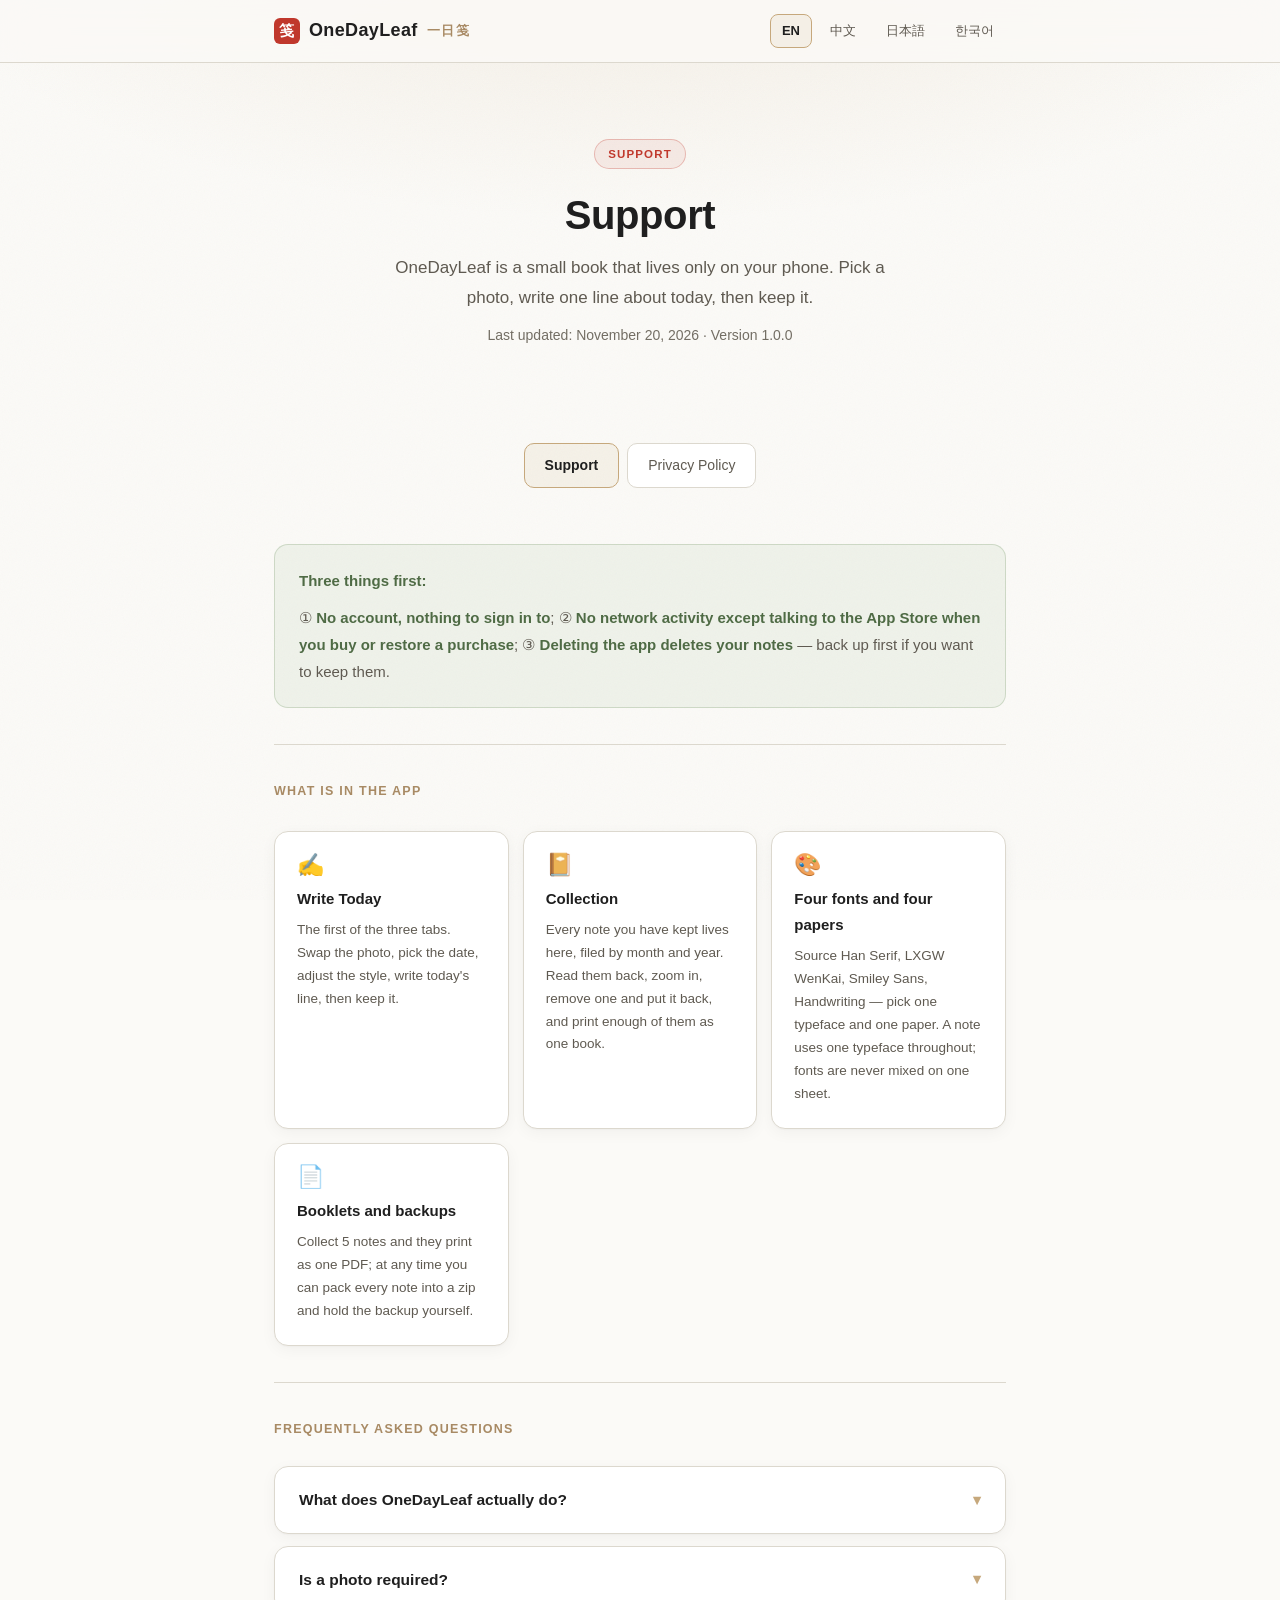
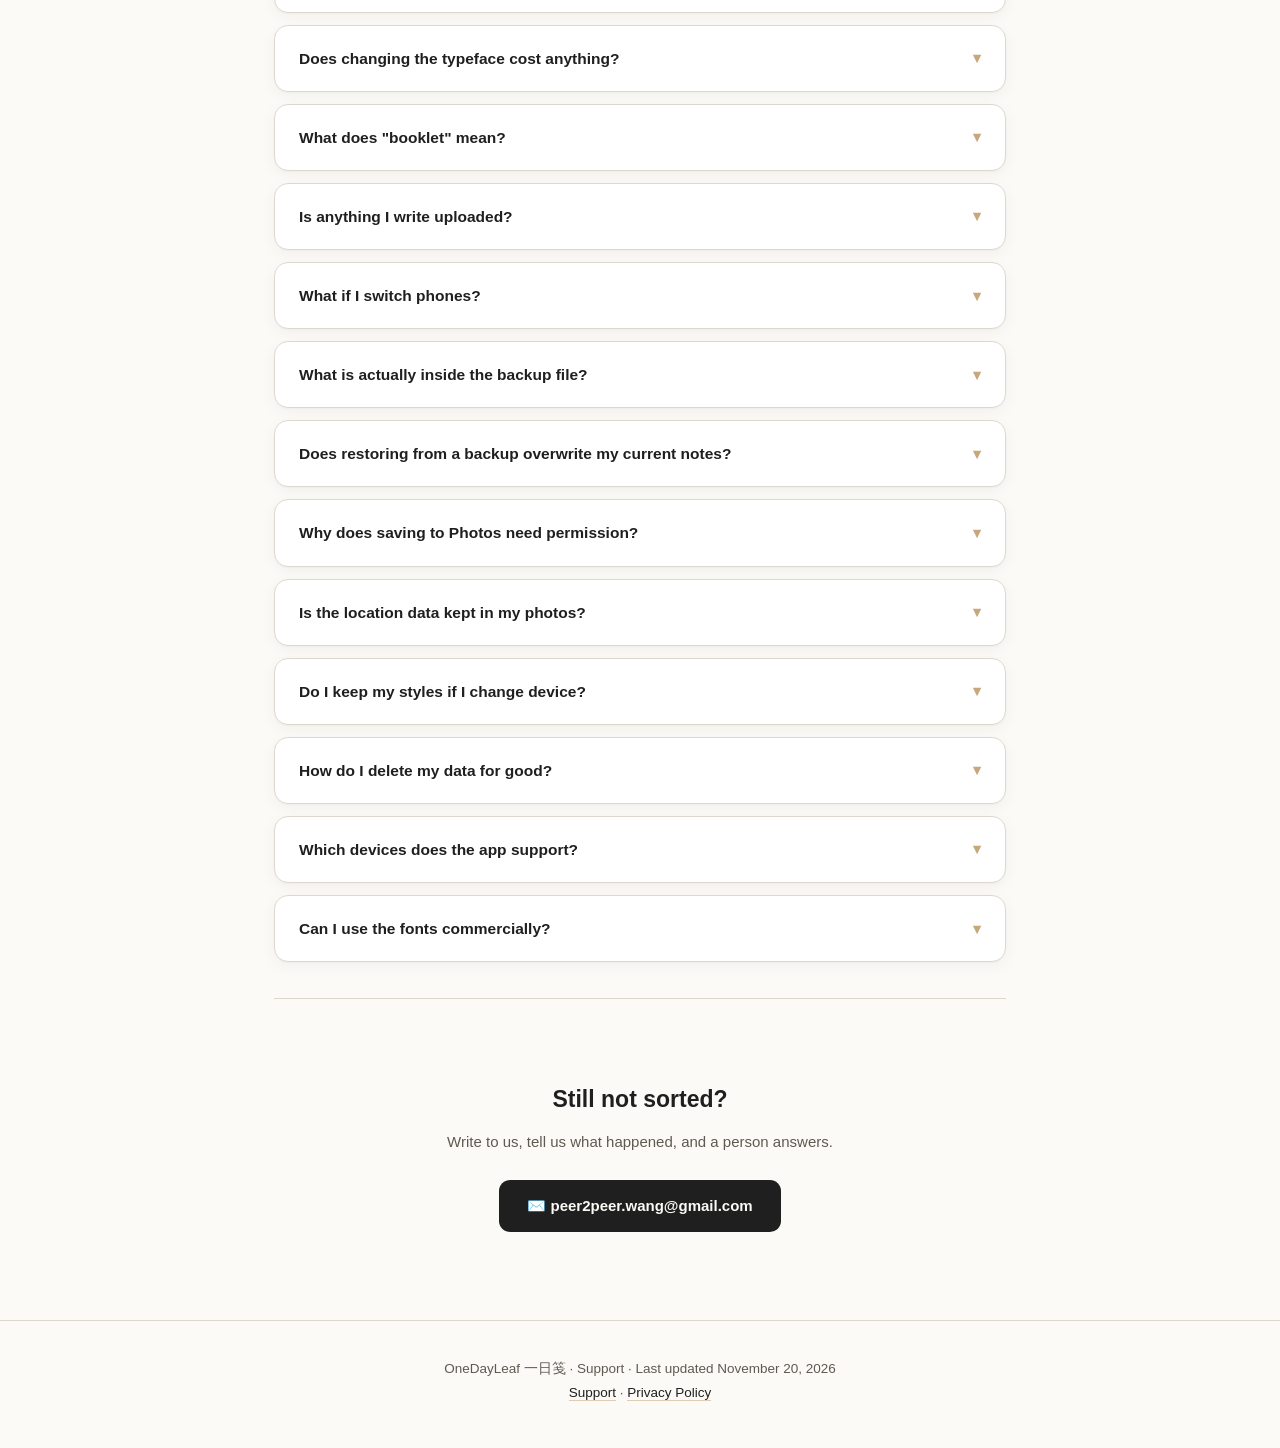
<file: index.html>
<!DOCTYPE html>
<html>
<head>
  <meta charset="UTF-8">
  <meta name="viewport" content="width=device-width, initial-scale=1.0">
  <meta http-equiv="refresh" content="0; url=support.html">
  <title>一日笺 OneDayLeaf — 帮助 / Support / サポート / 지원</title>
  <style>
    body { background: #FBFAF7; color: #5F5A51; font-family: -apple-system, "PingFang SC", sans-serif; display: flex; align-items: center; justify-content: center; height: 100vh; margin: 0; }
    p { font-size: 15px; }
  </style>
  <script>
    var lang = navigator.language || navigator.userLanguage || '';
    if (lang.indexOf('ja') === 0) {
      window.location.replace('ja/support.html');
    } else if (lang.indexOf('ko') === 0) {
      window.location.replace('ko/support.html');
    } else if (lang.indexOf('zh') === 0) {
      window.location.replace('zh/support.html');
    } else {
      window.location.replace('en/support.html');
    }
  </script>
</head>
<body>
  <p>Redirecting…</p>
  <p style="margin-top:14px;font-size:14px">
    <a href="zh/support.html">技术支持（中文）</a> ·
    <a href="en/support.html">Support (English)</a> ·
    <a href="ja/support.html">技術サポート</a> ·
    <a href="ko/support.html">기술 지원</a>
  </p>
</body>
</html>
</file>
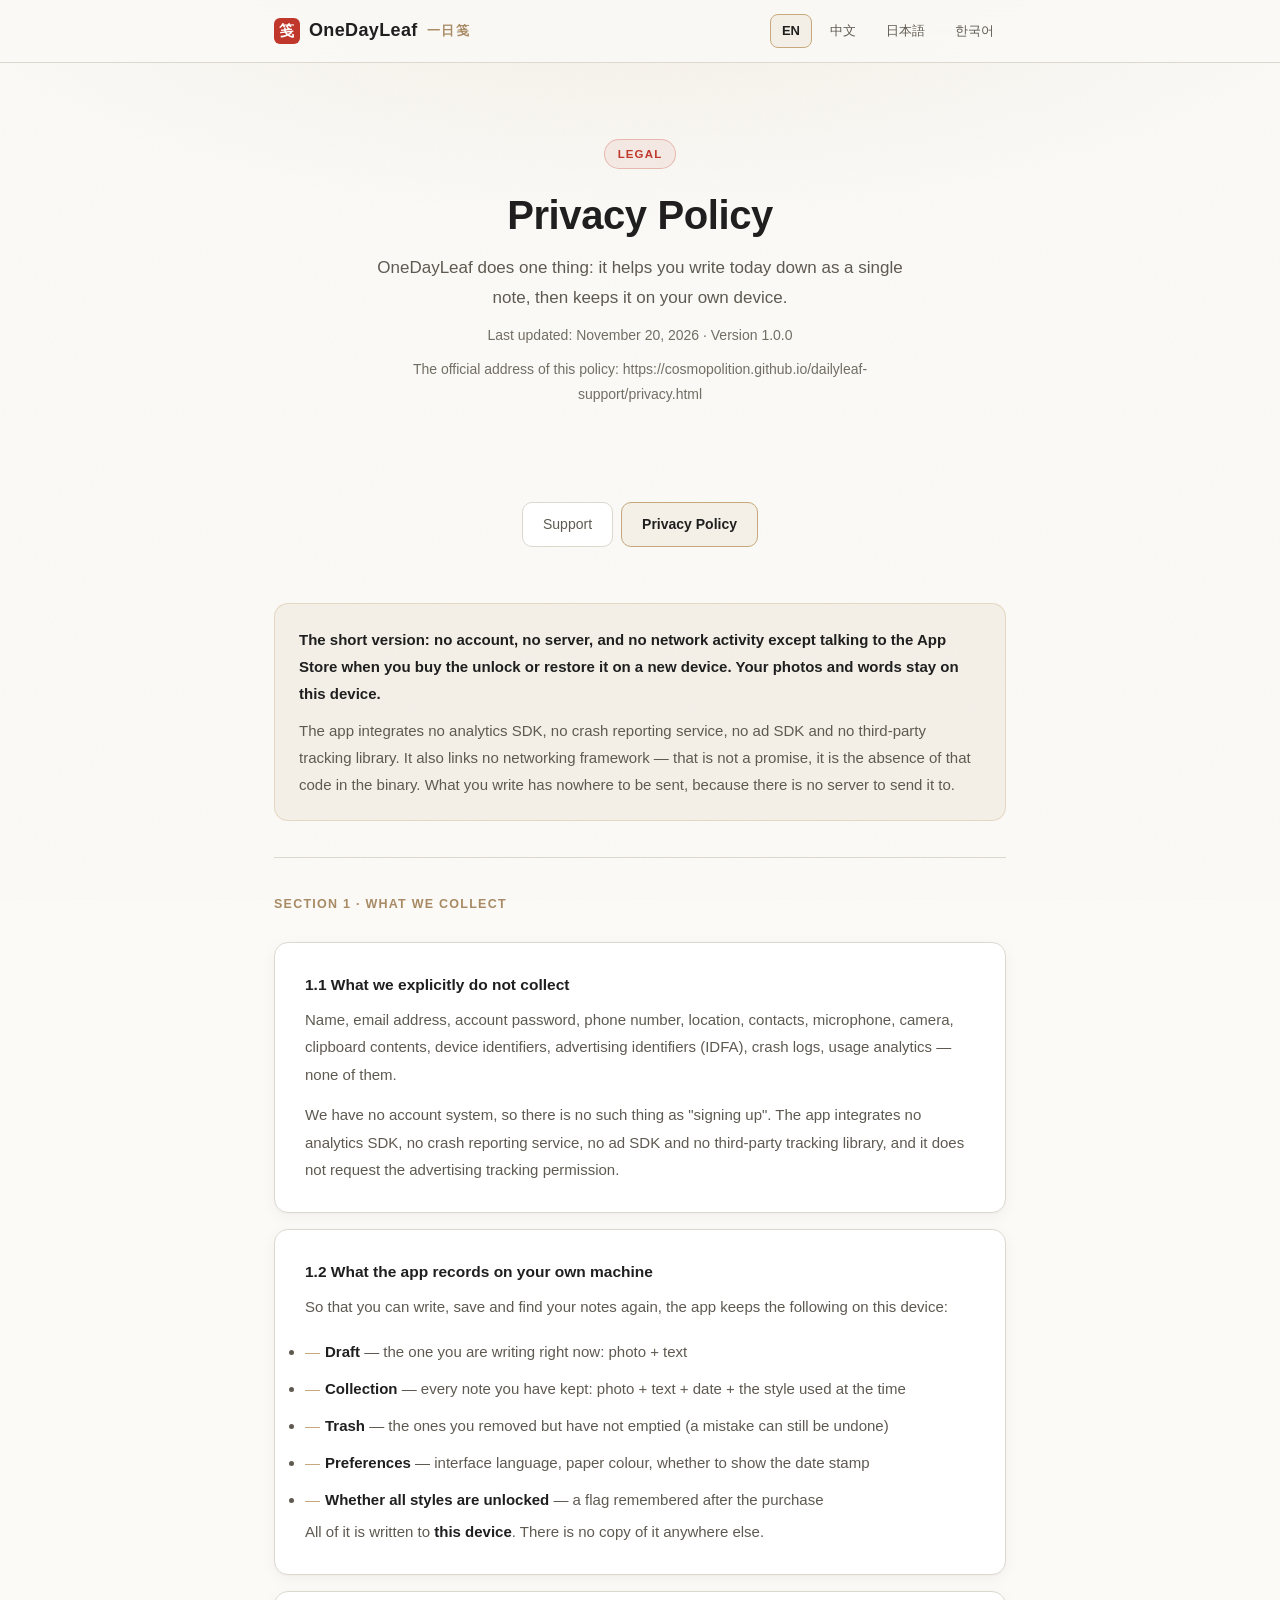
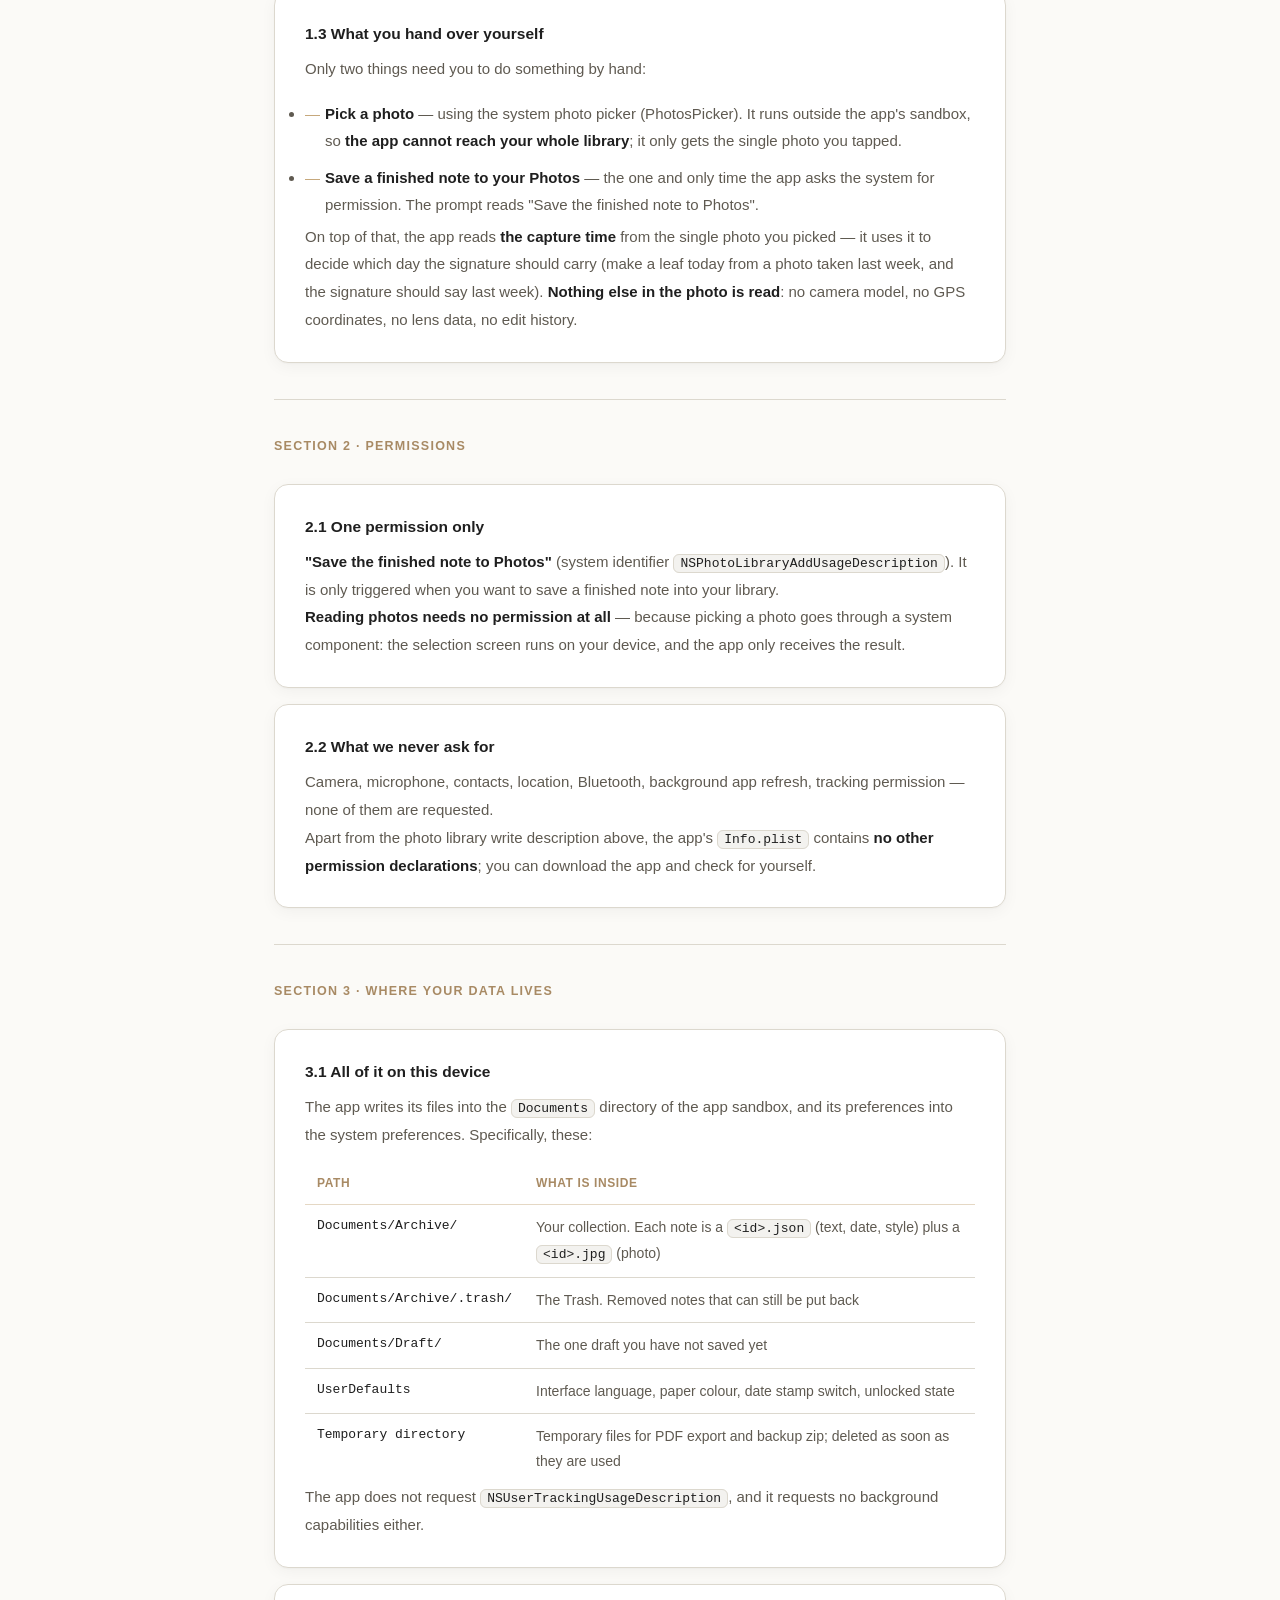
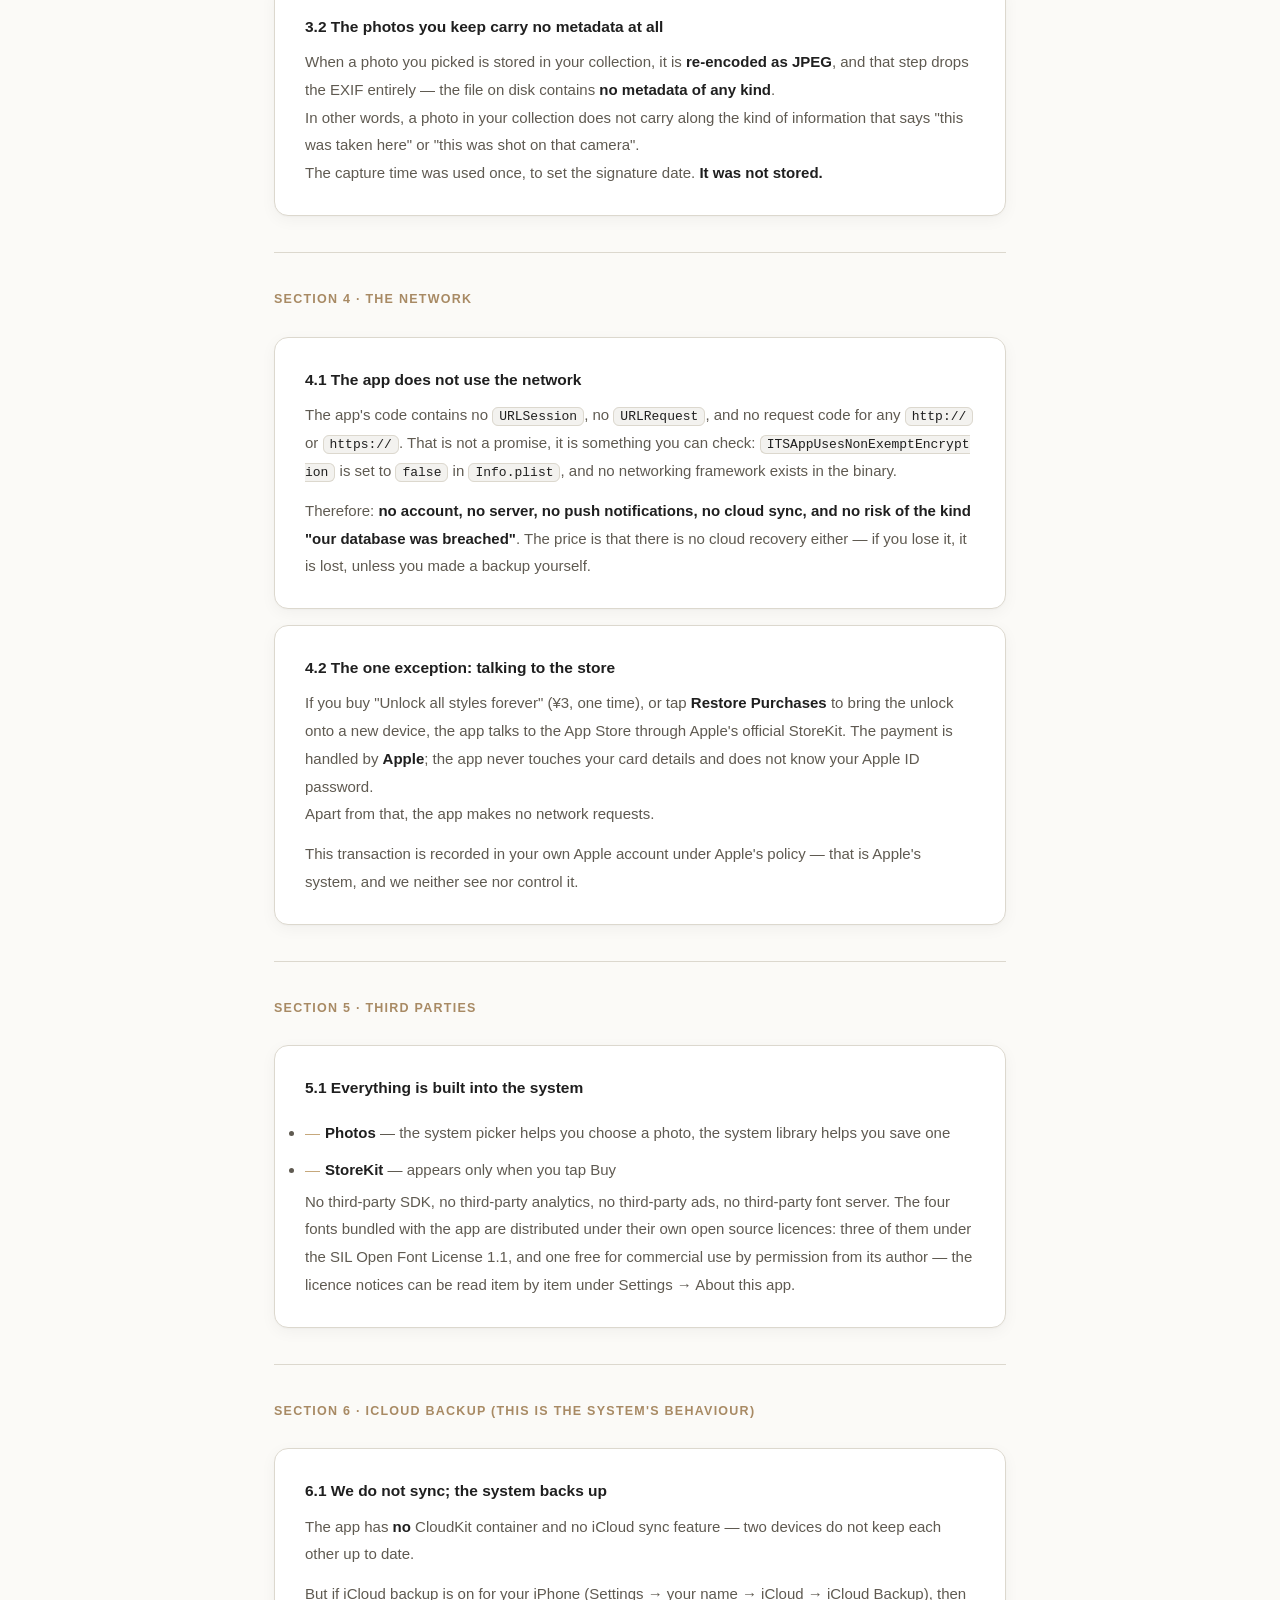
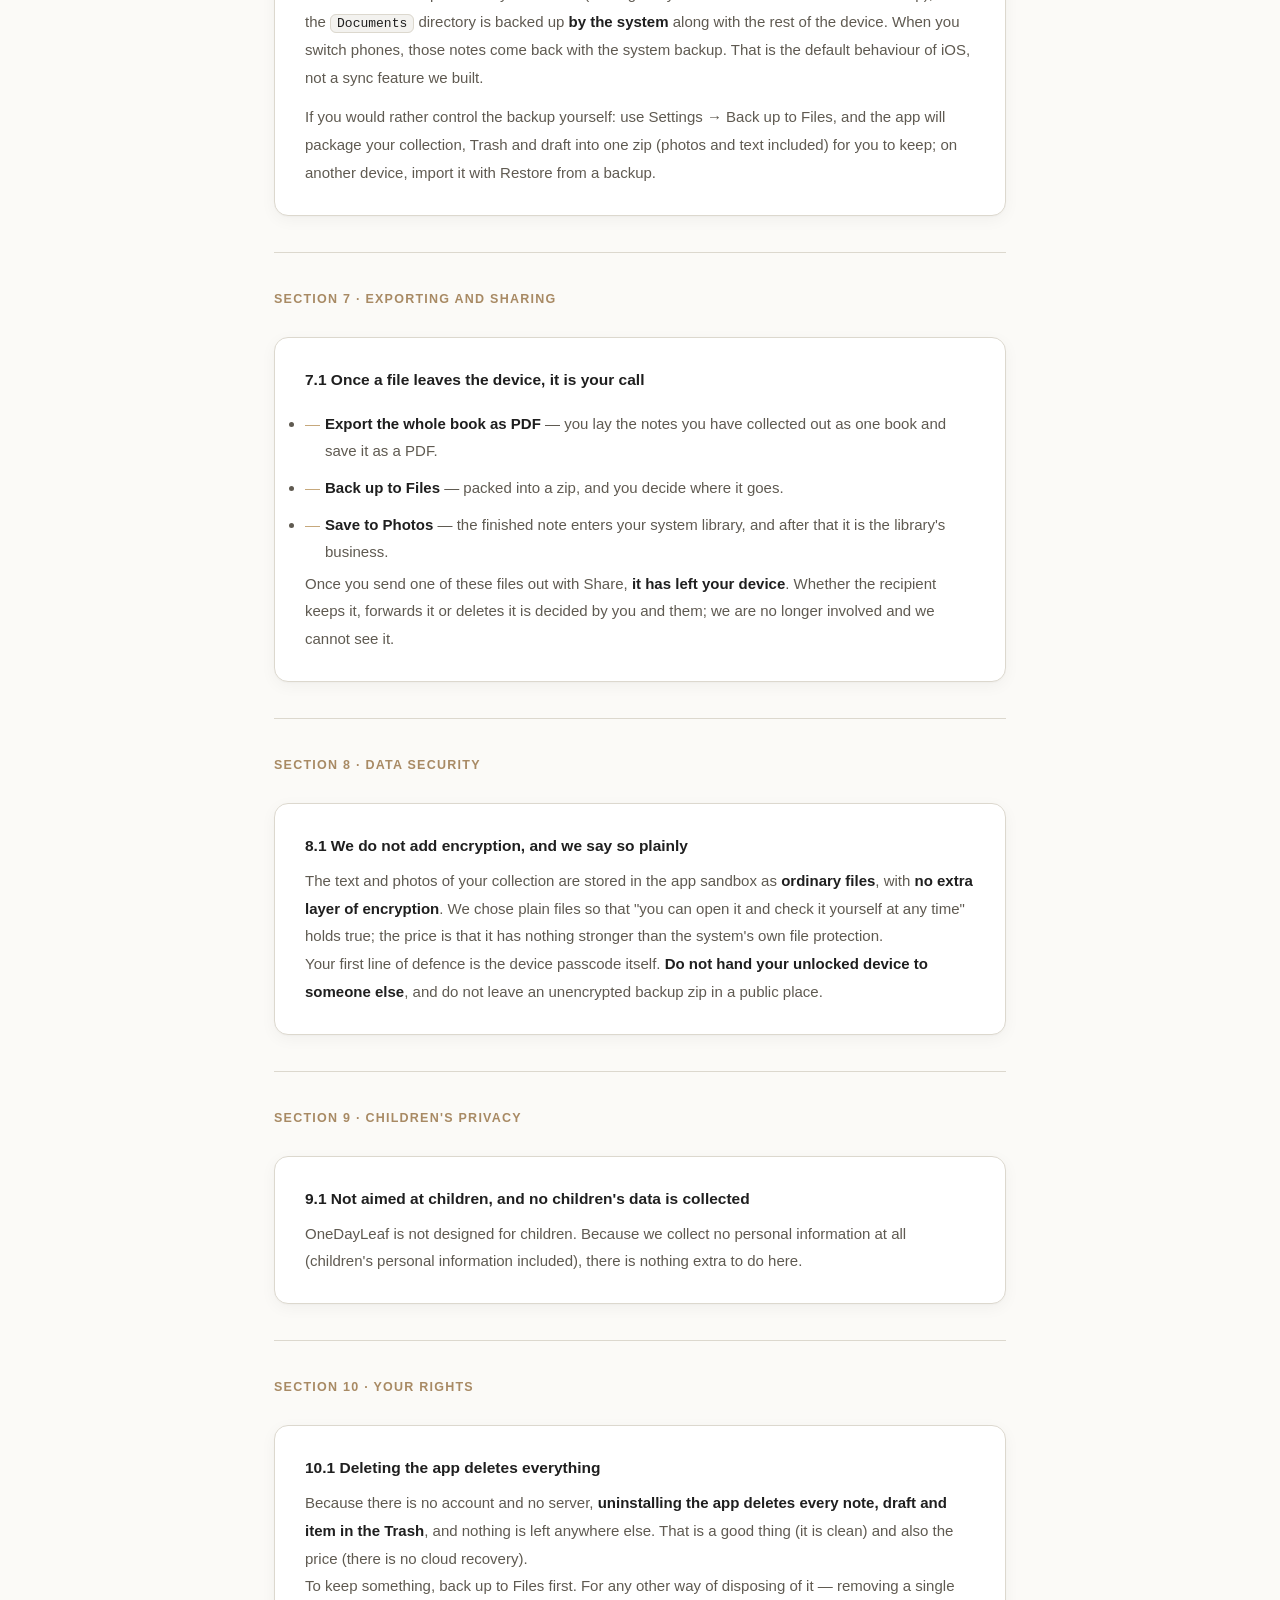
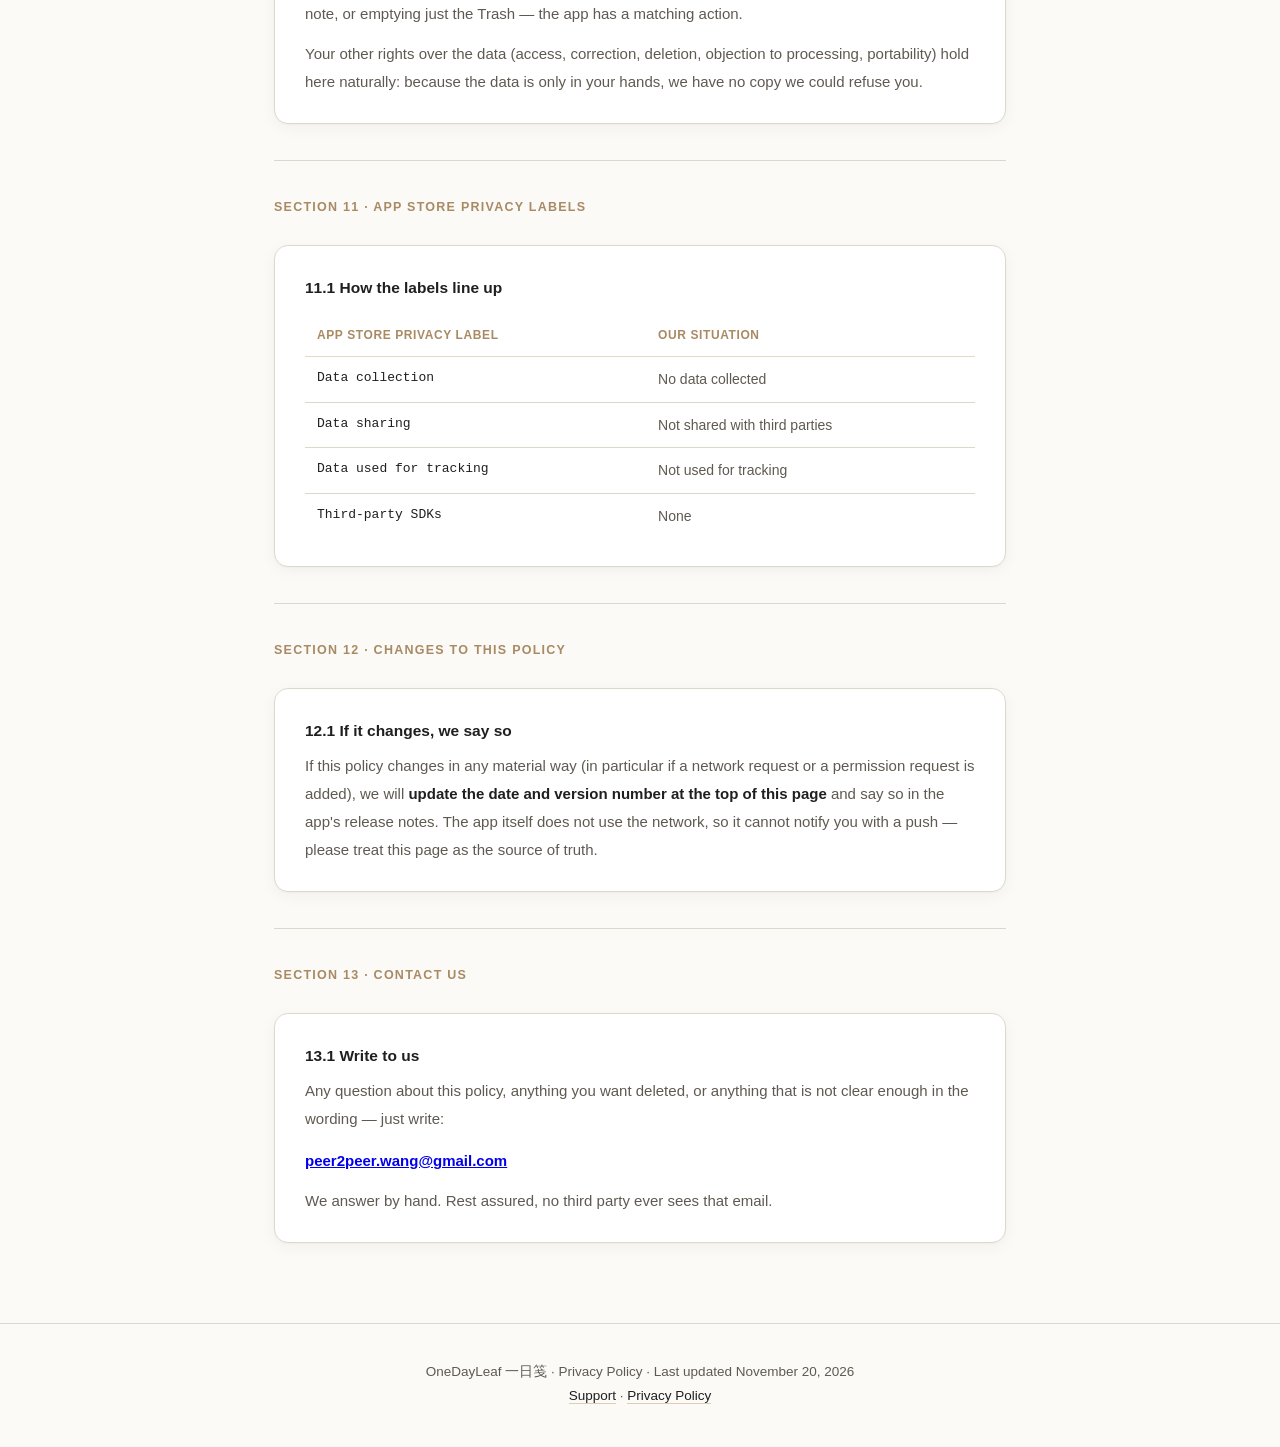
<file: privacy.html>
<!DOCTYPE html>
<html>
<head>
  <meta charset="UTF-8">
  <meta name="viewport" content="width=device-width, initial-scale=1.0">
  <meta http-equiv="refresh" content="0; url=privacy.html">
  <title>隐私政策 — 一日笺 OneDayLeaf</title>
  <style>
    body { background: #FBFAF7; color: #5F5A51; font-family: -apple-system, "PingFang SC", sans-serif; display: flex; align-items: center; justify-content: center; height: 100vh; margin: 0; }
    p { font-size: 15px; }
  </style>
  <script>
    var lang = navigator.language || navigator.userLanguage || '';
    if (lang.indexOf('ja') === 0) {
      window.location.replace('ja/privacy.html');
    } else if (lang.indexOf('ko') === 0) {
      window.location.replace('ko/privacy.html');
    } else if (lang.indexOf('zh') === 0) {
      window.location.replace('zh/privacy.html');
    } else {
      window.location.replace('en/privacy.html');
    }
  </script>
</head>
<body>
  <p>Redirecting…</p>
  <p style="margin-top:14px;font-size:14px">
    <a href="zh/privacy.html">隐私政策（中文）</a> ·
    <a href="en/privacy.html">Privacy policy (English)</a> ·
    <a href="ja/privacy.html">プライバシーポリシー</a> ·
    <a href="ko/privacy.html">개인정보 보호 정책</a>
  </p>
</body>
</html>
</file>
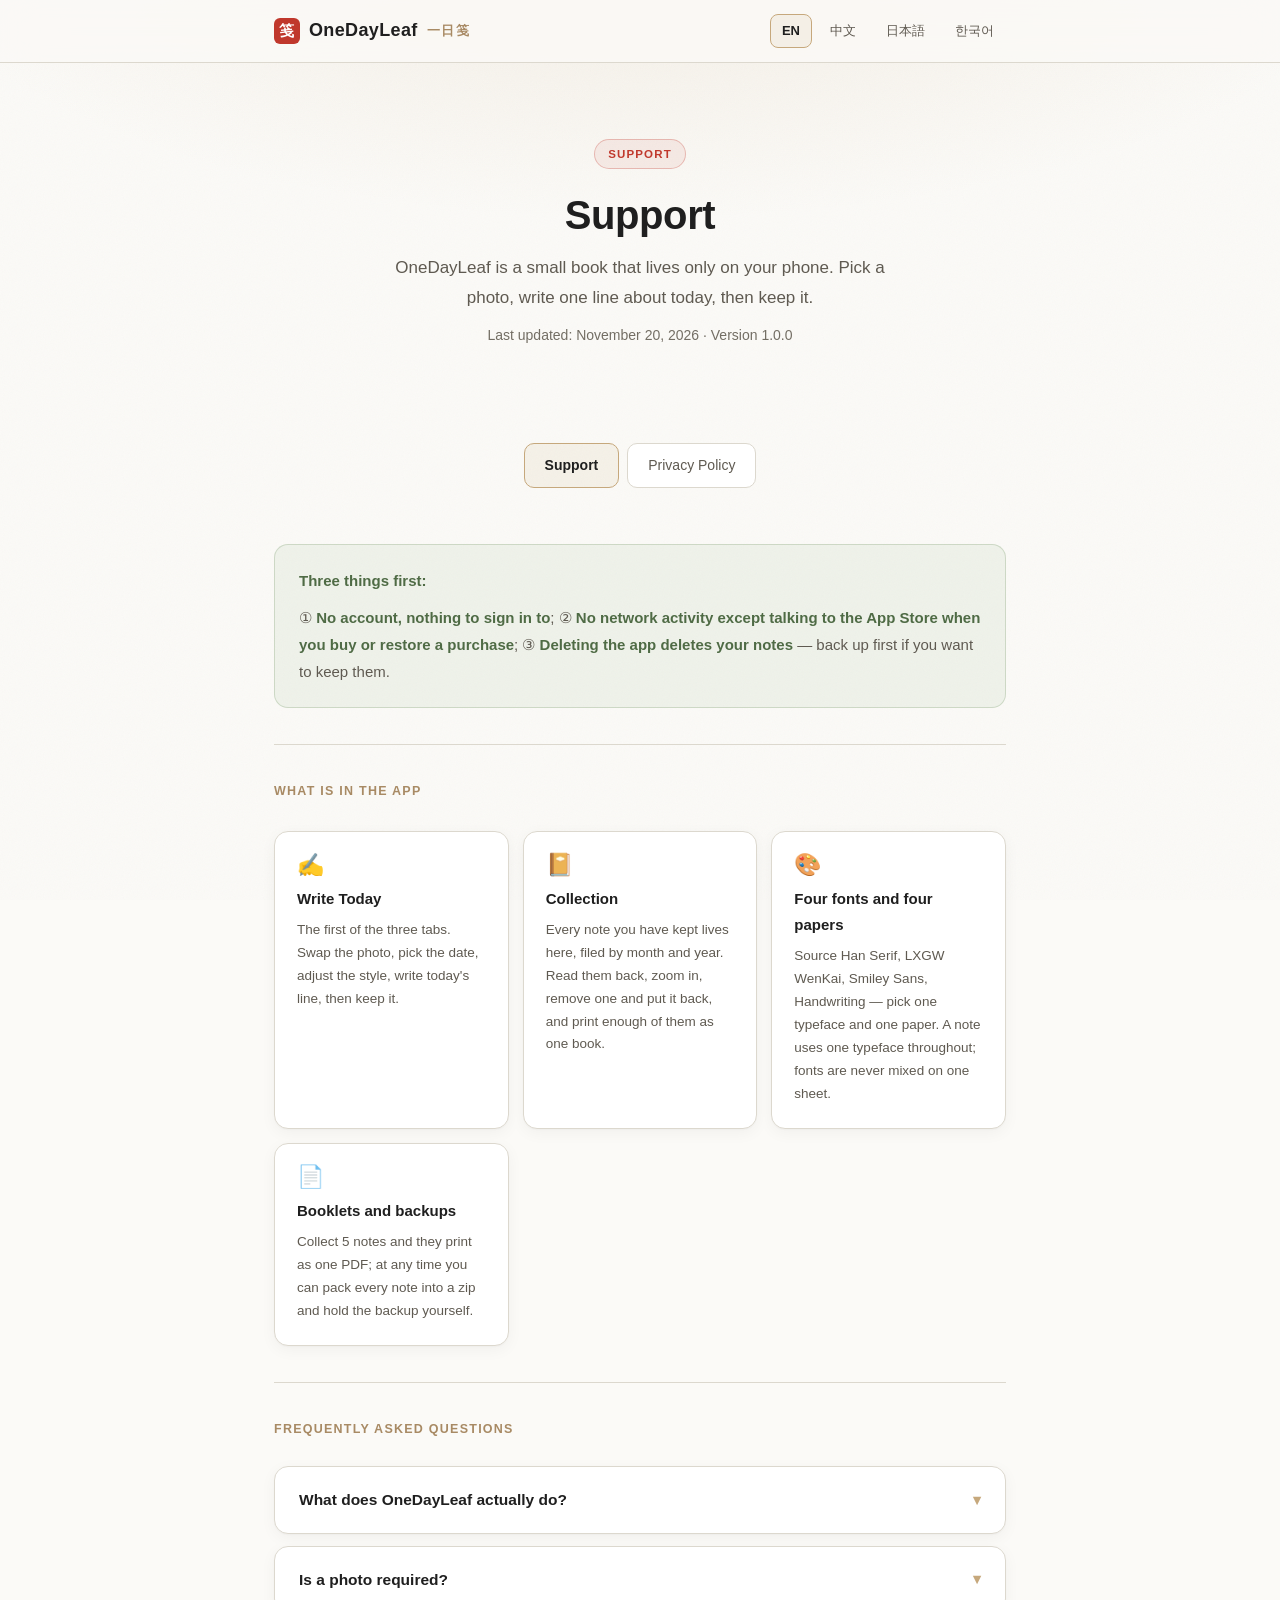
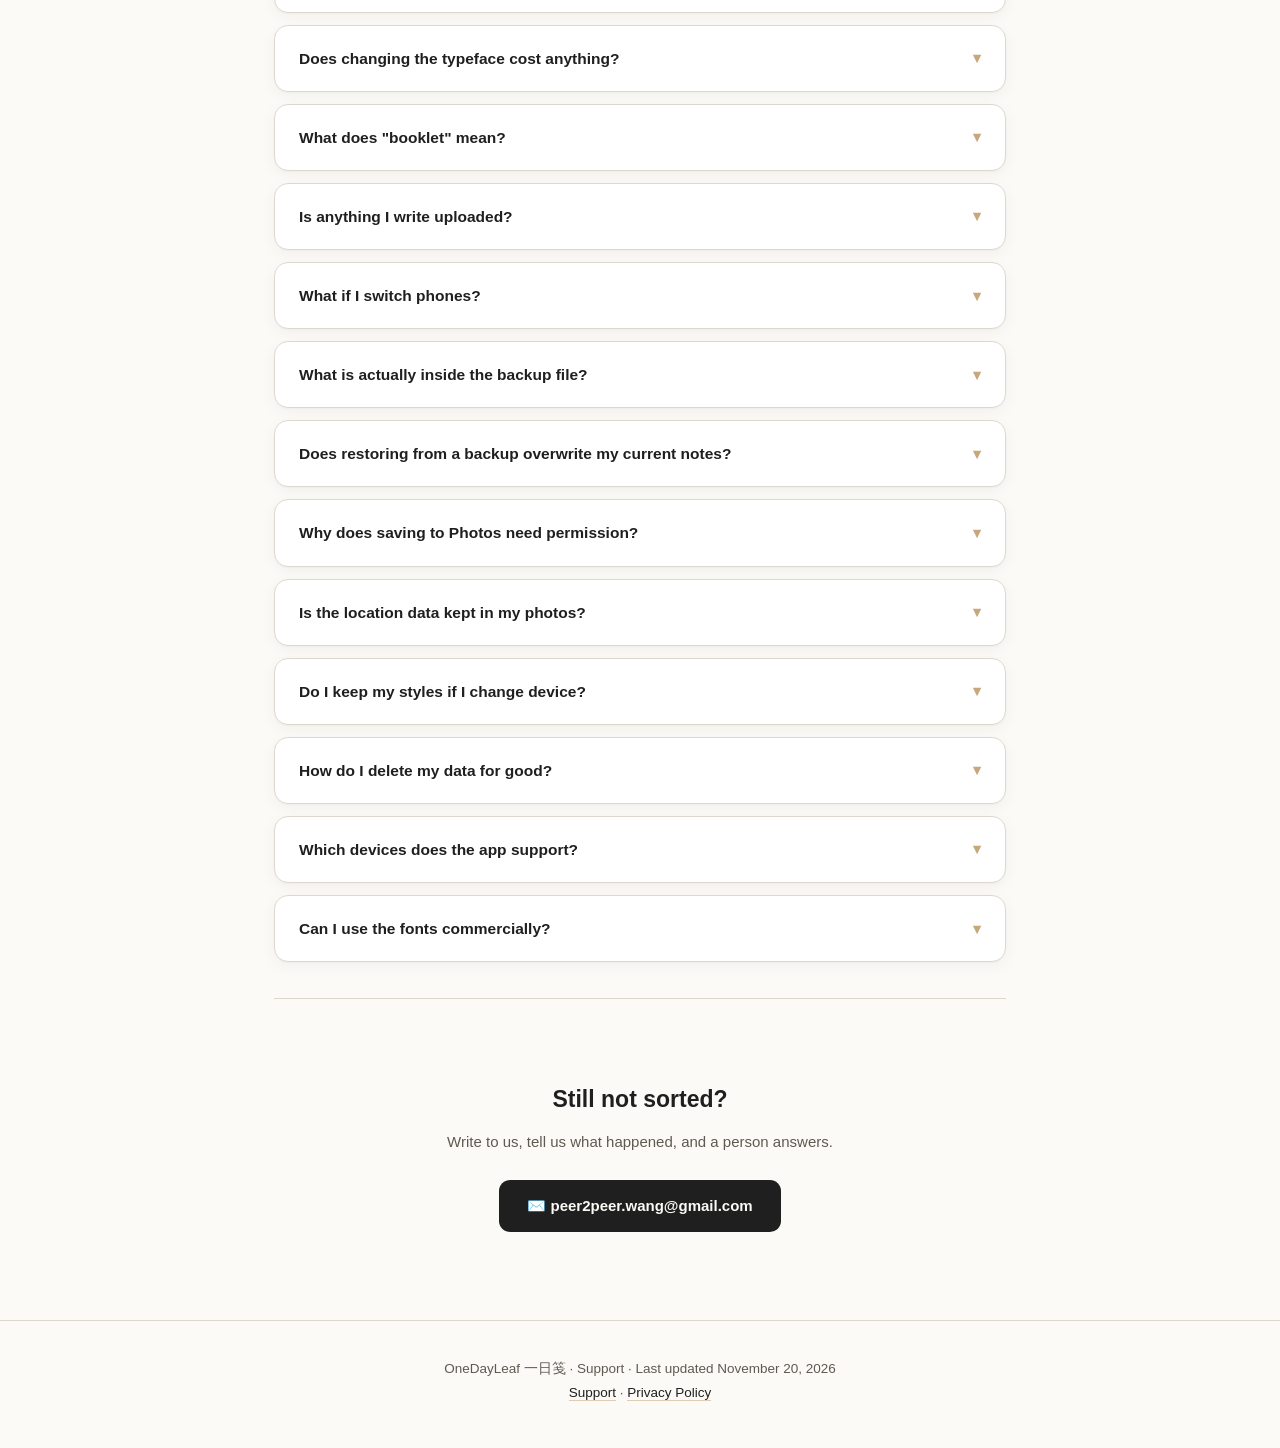
<file: support.html>
<!DOCTYPE html>
<html>
<head>
  <meta charset="UTF-8">
  <meta name="viewport" content="width=device-width, initial-scale=1.0">
  <meta http-equiv="refresh" content="0; url=support.html">
  <title>技术支持 — 一日笺 OneDayLeaf</title>
  <style>
    body { background: #FBFAF7; color: #5F5A51; font-family: -apple-system, "PingFang SC", sans-serif; display: flex; align-items: center; justify-content: center; height: 100vh; margin: 0; }
    p { font-size: 15px; }
  </style>
  <script>
    var lang = navigator.language || navigator.userLanguage || '';
    if (lang.indexOf('ja') === 0) {
      window.location.replace('ja/support.html');
    } else if (lang.indexOf('ko') === 0) {
      window.location.replace('ko/support.html');
    } else if (lang.indexOf('zh') === 0) {
      window.location.replace('zh/support.html');
    } else {
      window.location.replace('en/support.html');
    }
  </script>
</head>
<body>
  <p>Redirecting…</p>
  <p style="margin-top:14px;font-size:14px">
    <a href="zh/support.html">技术支持（中文）</a> ·
    <a href="en/support.html">Support (English)</a> ·
    <a href="ja/support.html">技術サポート</a> ·
    <a href="ko/support.html">기술 지원</a>
  </p>
</body>
</html>
</file>
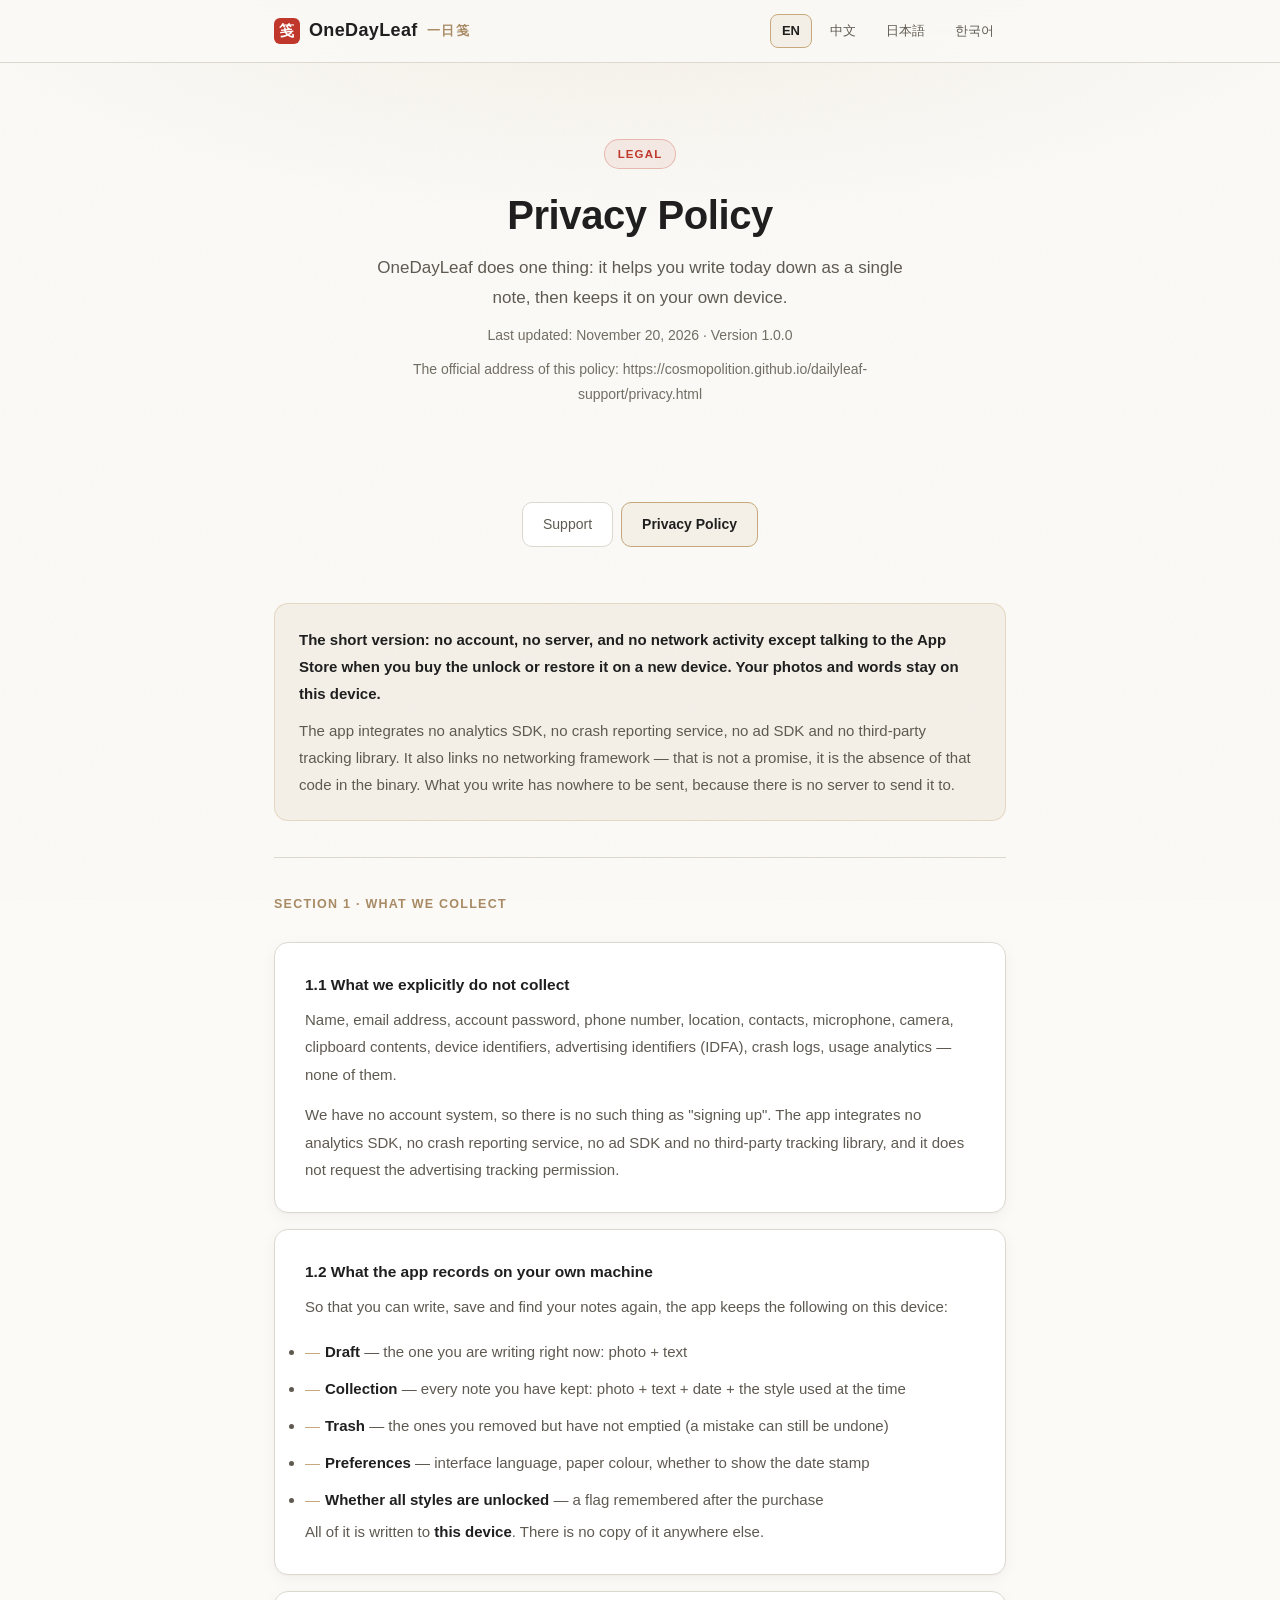
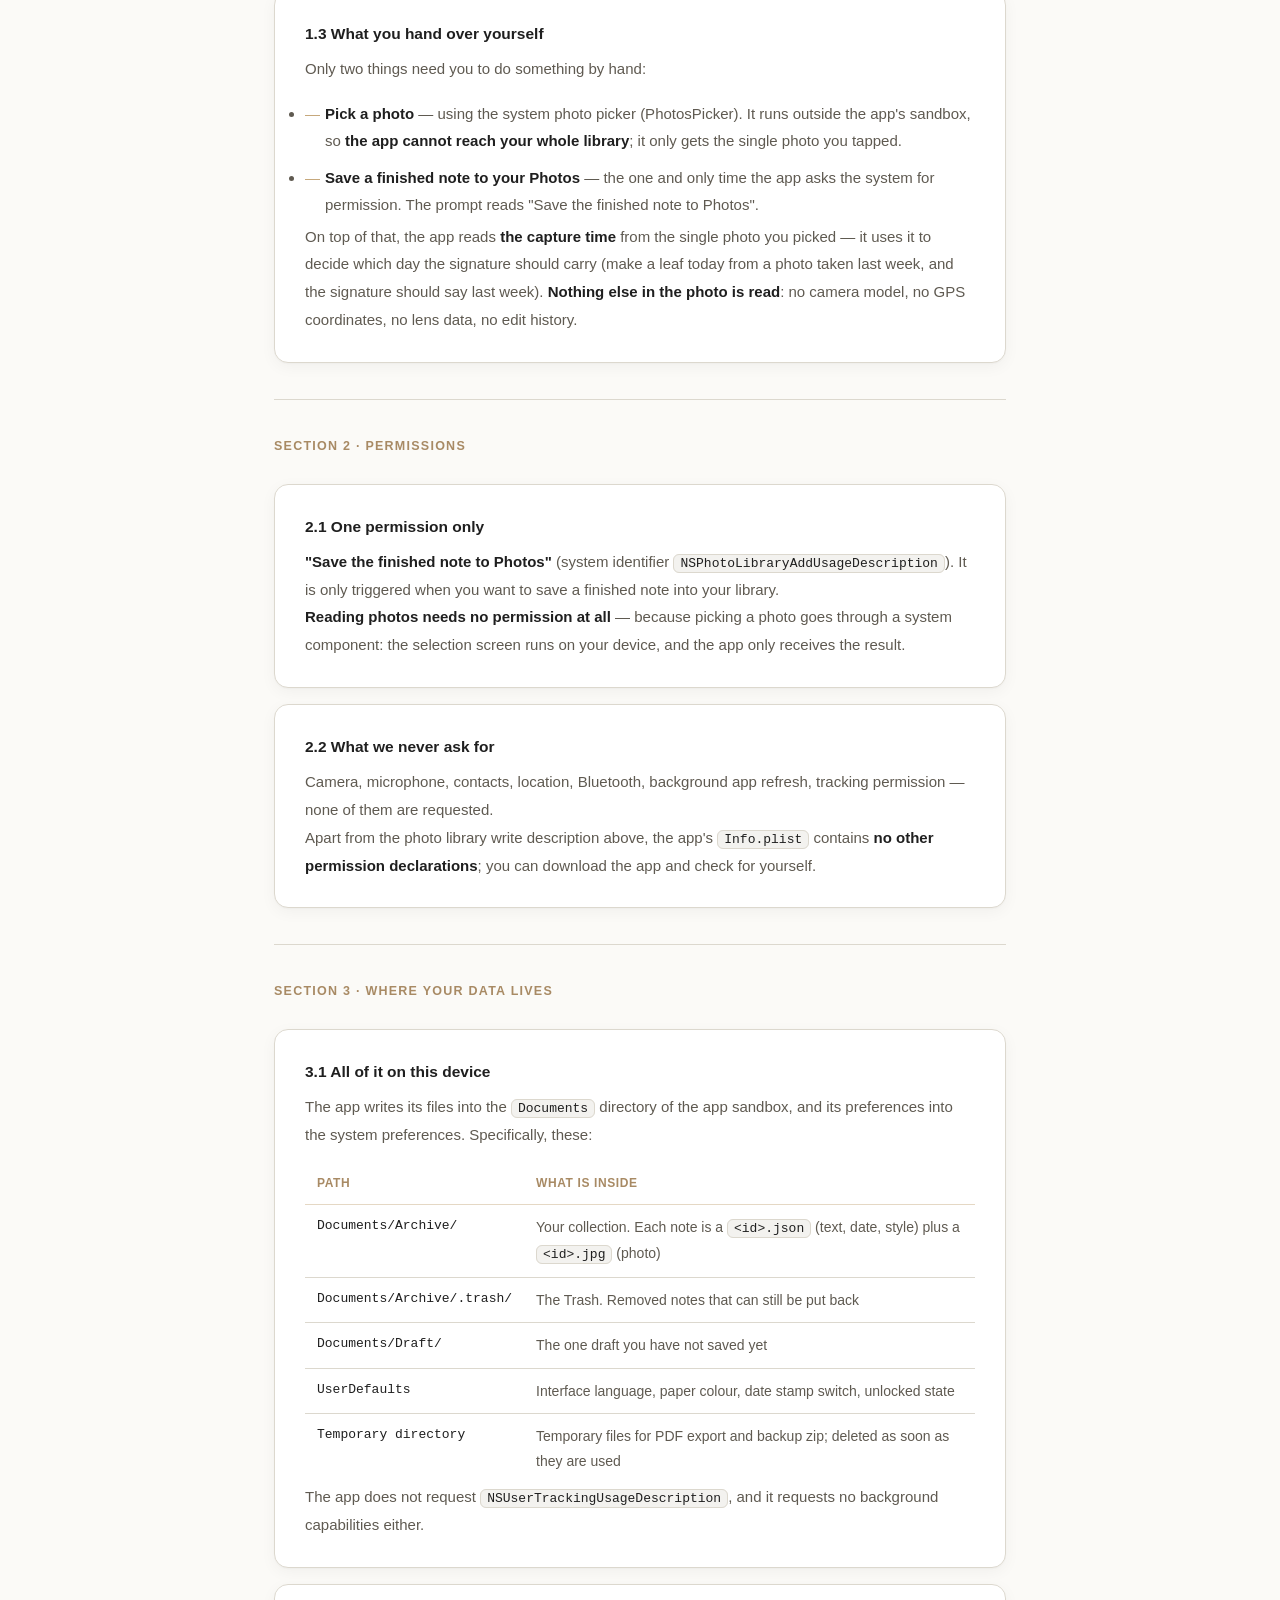
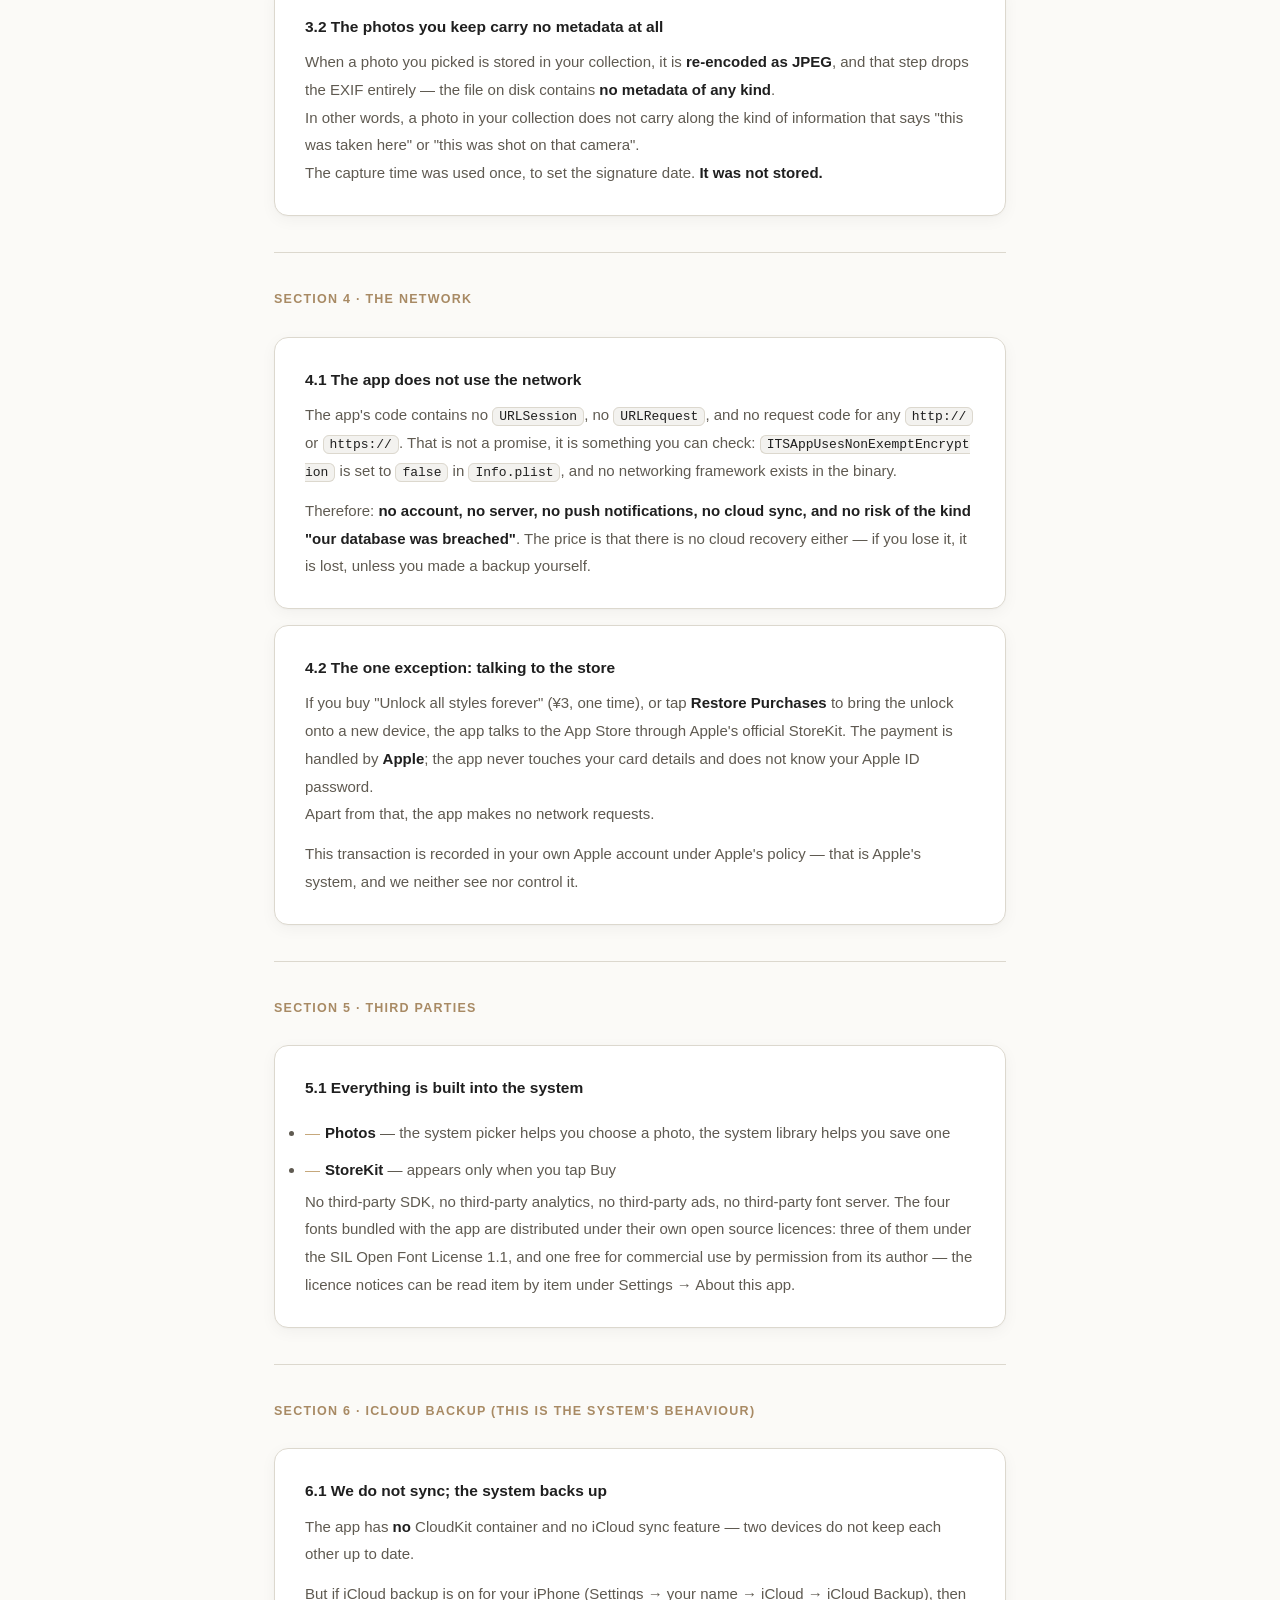
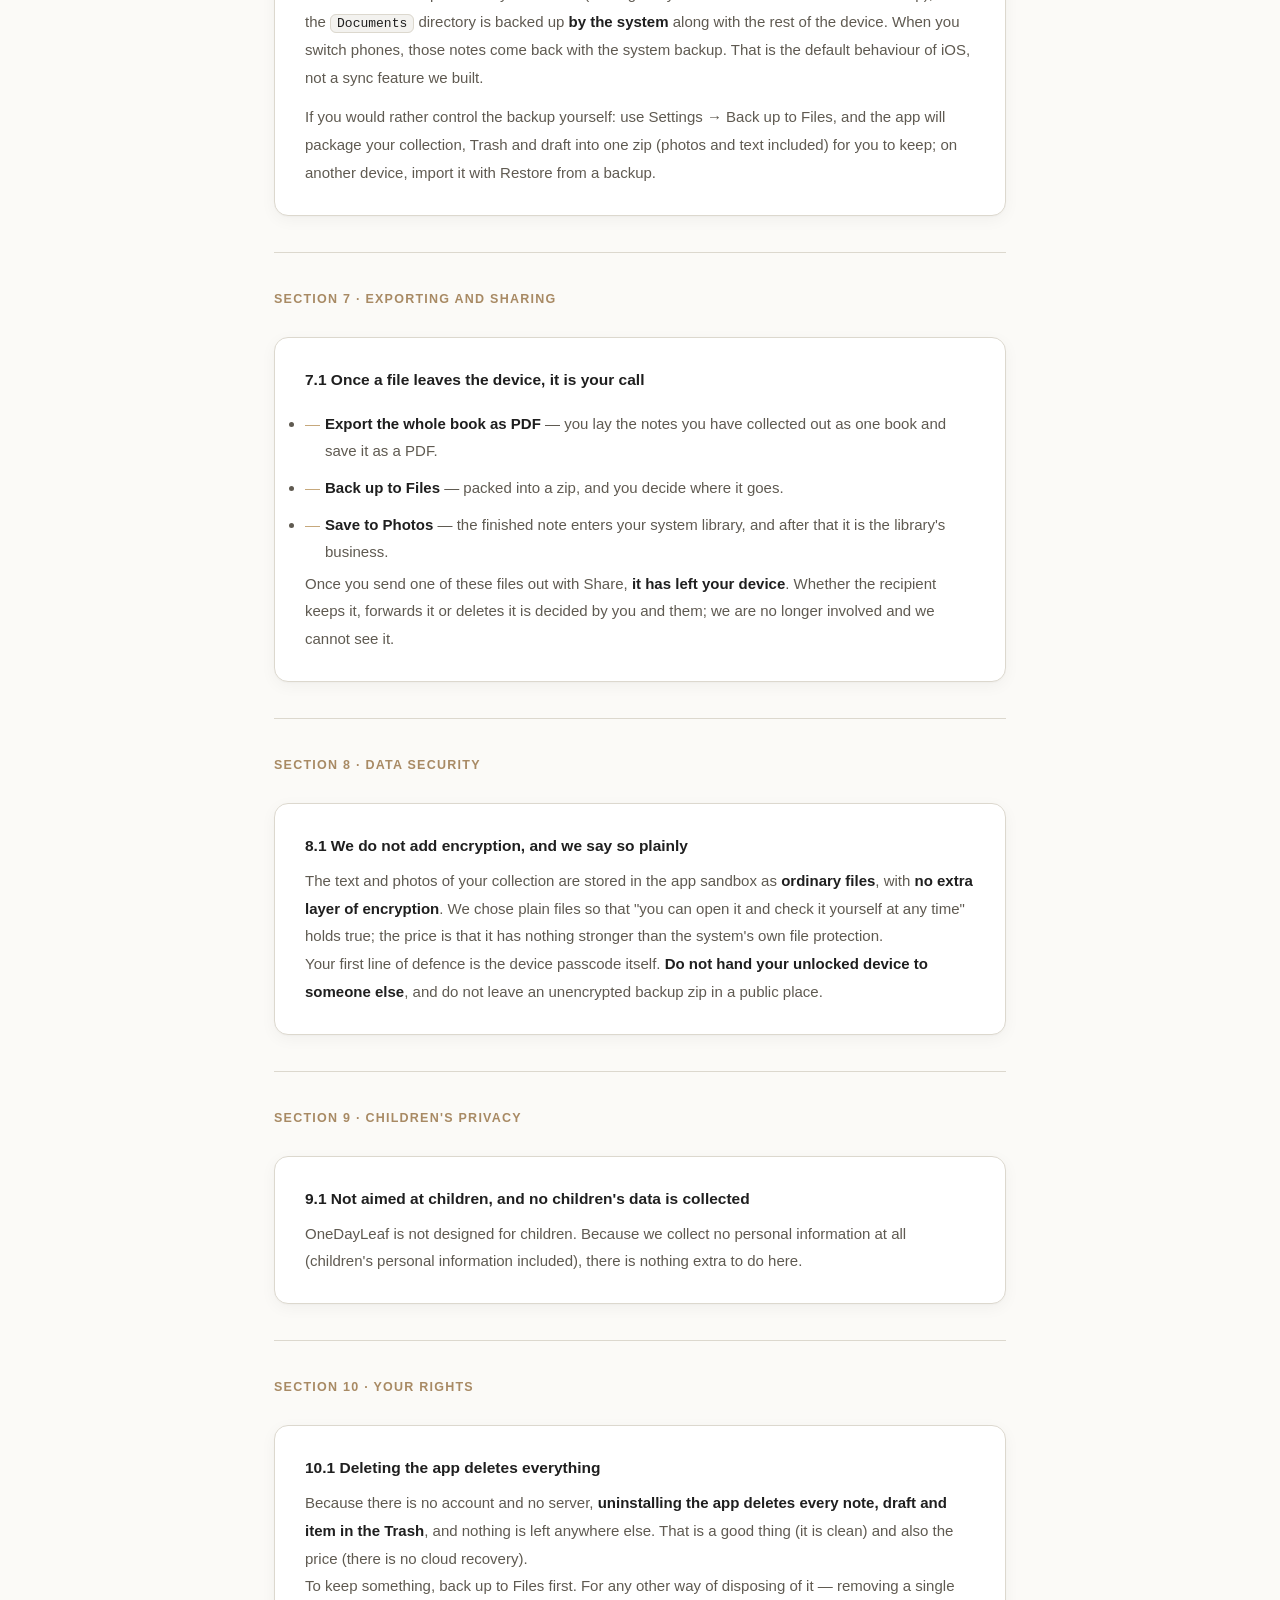
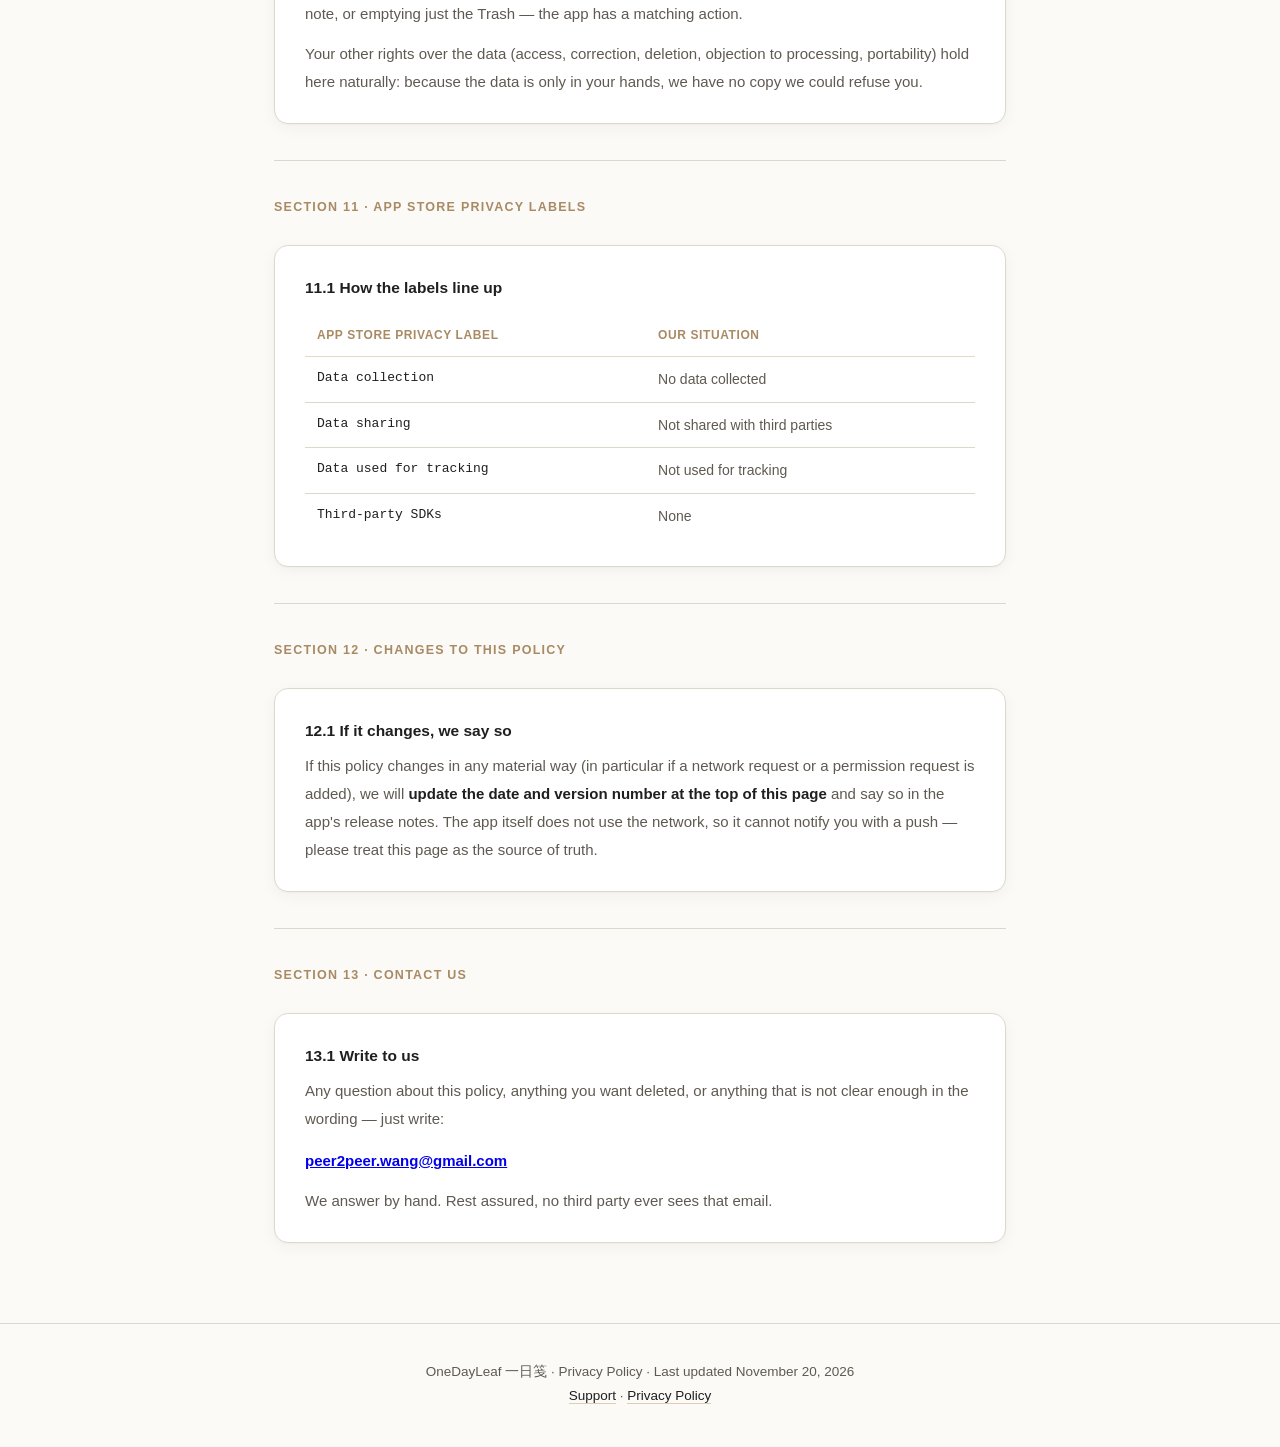
<file: en/privacy.html>
<!DOCTYPE html>
<html lang="en">
<head>
  <meta charset="UTF-8">
  <meta name="viewport" content="width=device-width, initial-scale=1.0">
  <meta name="description" content="OneDayLeaf 一日笺 Privacy Policy — no account, no server, and no network activity except the one-time purchase with the App Store. Your photos and words stay on your device.">
  <title>Privacy Policy — OneDayLeaf 一日笺</title>
  <link rel="stylesheet" href="../css/style.css">
</head>
<body>

<header>
  <div class="container">
    <a href="support.html" class="logo"><span class="mark">笺</span>OneDayLeaf<span class="latin">一日笺</span></a>
    <nav class="lang-switch">
      <a href="#" class="active">EN</a>
      <a href="../zh/privacy.html">中文</a>
      <a href="../ja/privacy.html">日本語</a>
      <a href="../ko/privacy.html">한국어</a>
    </nav>
  </div>
</header>

<main>
  <div class="container">

    <div class="hero">
      <span class="badge">Legal</span>
      <h1>Privacy Policy</h1>
      <p>OneDayLeaf does one thing: it helps you write today down as a single note, then keeps it on your own device.</p>
      <p class="updated">Last updated: November 20, 2026 · Version 1.0.0</p>
      <p class="updated">The official address of this policy: https://cosmopolition.github.io/dailyleaf-support/privacy.html</p>
    </div>

    <nav class="nav-pills">
      <a href="support.html">Support</a>
      <a href="#" class="active">Privacy Policy</a>
    </nav>

    <section>

      <div class="highlight-box">
        <p><strong>The short version: no account, no server, and no network activity except talking to the App Store when you buy the unlock or restore it on a new device. Your photos and words stay on this device.</strong></p>
        <p style="margin-top:10px">The app integrates no analytics SDK, no crash reporting service, no ad SDK and no third-party tracking library. It also links no networking framework — that is not a promise, it is the absence of that code in the binary. What you write has nowhere to be sent, because there is no server to send it to.</p>
      </div>

      <div class="divider"></div>

      <!-- 1 -->
      <p class="section-title">Section 1 · What we collect</p>

      <div class="article">
        <h3>1.1 What we explicitly do <strong>not</strong> collect</h3>
        <p>Name, email address, account password, phone number, location, contacts, microphone, camera, clipboard contents, device identifiers, advertising identifiers (IDFA), crash logs, usage analytics — none of them.</p>
        <p>We have no account system, so there is no such thing as "signing up". The app integrates no analytics SDK, no crash reporting service, no ad SDK and no third-party tracking library, and it does not request the advertising tracking permission.</p>
      </div>

      <div class="article">
        <h3>1.2 What the app records on your own machine</h3>
        <p>So that you can write, save and find your notes again, the app keeps the following on this device:</p>
        <ul>
          <li><strong>Draft</strong> — the one you are writing right now: photo + text</li>
          <li><strong>Collection</strong> — every note you have kept: photo + text + date + the style used at the time</li>
          <li><strong>Trash</strong> — the ones you removed but have not emptied (a mistake can still be undone)</li>
          <li><strong>Preferences</strong> — interface language, paper colour, whether to show the date stamp</li>
          <li><strong>Whether all styles are unlocked</strong> — a flag remembered after the purchase</li>
        </ul>
        <p>All of it is written to <strong>this device</strong>. There is no copy of it anywhere else.</p>
      </div>

      <div class="article">
        <h3>1.3 What you hand over yourself</h3>
        <p>Only two things need you to do something by hand:</p>
        <ul>
          <li><strong>Pick a photo</strong> — using the system photo picker (PhotosPicker). It runs outside the app's sandbox, so <strong>the app cannot reach your whole library</strong>; it only gets the single photo you tapped.</li>
          <li><strong>Save a finished note to your Photos</strong> — the one and only time the app asks the system for permission. The prompt reads "Save the finished note to Photos".</li>
        </ul>
        <p>On top of that, the app reads <strong>the capture time</strong> from the single photo you picked — it uses it to decide which day the signature should carry (make a leaf today from a photo taken last week, and the signature should say last week). <strong>Nothing else in the photo is read</strong>: no camera model, no GPS coordinates, no lens data, no edit history.</p>
      </div>

      <div class="divider"></div>

      <!-- 2 -->
      <p class="section-title">Section 2 · Permissions</p>

      <div class="article">
        <h3>2.1 One permission only</h3>
        <p><strong>"Save the finished note to Photos"</strong> (system identifier <code>NSPhotoLibraryAddUsageDescription</code>). It is only triggered when you want to save a finished note into your library.<br>
        <strong>Reading photos needs no permission at all</strong> — because picking a photo goes through a system component: the selection screen runs on your device, and the app only receives the result.</p>
      </div>

      <div class="article">
        <h3>2.2 What we never ask for</h3>
        <p>Camera, microphone, contacts, location, Bluetooth, background app refresh, tracking permission — none of them are requested.<br>
        Apart from the photo library write description above, the app's <code>Info.plist</code> contains <strong>no other permission declarations</strong>; you can download the app and check for yourself.</p>
      </div>

      <div class="divider"></div>

      <!-- 3 -->
      <p class="section-title">Section 3 · Where your data lives</p>

      <div class="article">
        <h3>3.1 All of it on this device</h3>
        <p>The app writes its files into the <code>Documents</code> directory of the app sandbox, and its preferences into the system preferences. Specifically, these:</p>
        <table class="file-table">
          <thead><tr><th>Path</th><th>What is inside</th></tr></thead>
          <tbody>
            <tr><td>Documents/Archive/</td><td>Your collection. Each note is a <code>&lt;id&gt;.json</code> (text, date, style) plus a <code>&lt;id&gt;.jpg</code> (photo)</td></tr>
            <tr><td>Documents/Archive/.trash/</td><td>The Trash. Removed notes that can still be put back</td></tr>
            <tr><td>Documents/Draft/</td><td>The one draft you have not saved yet</td></tr>
            <tr><td>UserDefaults</td><td>Interface language, paper colour, date stamp switch, unlocked state</td></tr>
            <tr><td>Temporary directory</td><td>Temporary files for PDF export and backup zip; deleted as soon as they are used</td></tr>
          </tbody>
        </table>
        <p>The app does not request <code>NSUserTrackingUsageDescription</code>, and it requests no background capabilities either.</p>
      </div>

      <div class="article">
        <h3>3.2 The photos you keep carry no metadata at all</h3>
        <p>When a photo you picked is stored in your collection, it is <strong>re-encoded as JPEG</strong>, and that step drops the EXIF entirely — the file on disk contains <strong>no metadata of any kind</strong>.<br>
        In other words, a photo in your collection does not carry along the kind of information that says "this was taken here" or "this was shot on that camera".<br>
        The capture time was used once, to set the signature date. <strong>It was not stored.</strong></p>
      </div>

      <div class="divider"></div>

      <!-- 4 -->
      <p class="section-title">Section 4 · The network</p>

      <div class="article">
        <h3>4.1 The app does not use the network</h3>
        <p>The app's code contains no <code>URLSession</code>, no <code>URLRequest</code>, and no request code for any <code>http://</code> or <code>https://</code>. That is not a promise, it is something you can check: <code>ITSAppUsesNonExemptEncryption</code> is set to <code>false</code> in <code>Info.plist</code>, and no networking framework exists in the binary.</p>
        <p>Therefore: <strong>no account, no server, no push notifications, no cloud sync, and no risk of the kind "our database was breached"</strong>. The price is that there is no cloud recovery either — if you lose it, it is lost, unless you made a backup yourself.</p>
      </div>

      <div class="article">
        <h3>4.2 The one exception: talking to the store</h3>
        <p>If you buy "Unlock all styles forever" (¥3, one time), or tap <strong>Restore Purchases</strong> to bring the unlock onto a new device, the app talks to the App Store through Apple's official StoreKit. The payment is handled by <strong>Apple</strong>; the app never touches your card details and does not know your Apple ID password.<br>
        Apart from that, the app makes no network requests.</p>
        <p>This transaction is recorded in your own Apple account under Apple's policy — that is Apple's system, and we neither see nor control it.</p>
      </div>

      <div class="divider"></div>

      <!-- 5 -->
      <p class="section-title">Section 5 · Third parties</p>

      <div class="article">
        <h3>5.1 Everything is built into the system</h3>
        <ul>
          <li><strong>Photos</strong> — the system picker helps you choose a photo, the system library helps you save one</li>
          <li><strong>StoreKit</strong> — appears only when you tap Buy</li>
        </ul>
        <p>No third-party SDK, no third-party analytics, no third-party ads, no third-party font server. The four fonts bundled with the app are distributed under their own open source licences: three of them under the SIL Open Font License 1.1, and one free for commercial use by permission from its author — the licence notices can be read item by item under Settings → About this app.</p>
      </div>

      <div class="divider"></div>

      <!-- 6 -->
      <p class="section-title">Section 6 · iCloud backup (this is the system's behaviour)</p>

      <div class="article">
        <h3>6.1 We do not sync; the system backs up</h3>
        <p>The app has <strong>no</strong> CloudKit container and no iCloud sync feature — two devices do not keep each other up to date.</p>
        <p>But if iCloud backup is on for your iPhone (Settings → your name → iCloud → iCloud Backup), then the <code>Documents</code> directory is backed up <strong>by the system</strong> along with the rest of the device. When you switch phones, those notes come back with the system backup. That is the default behaviour of iOS, not a sync feature we built.</p>
        <p>If you would rather control the backup yourself: use Settings → Back up to Files, and the app will package your collection, Trash and draft into one zip (photos and text included) for you to keep; on another device, import it with Restore from a backup.</p>
      </div>

      <div class="divider"></div>

      <!-- 7 -->
      <p class="section-title">Section 7 · Exporting and sharing</p>

      <div class="article">
        <h3>7.1 Once a file leaves the device, it is your call</h3>
        <ul>
          <li><strong>Export the whole book as PDF</strong> — you lay the notes you have collected out as one book and save it as a PDF.</li>
          <li><strong>Back up to Files</strong> — packed into a zip, and you decide where it goes.</li>
          <li><strong>Save to Photos</strong> — the finished note enters your system library, and after that it is the library's business.</li>
        </ul>
        <p>Once you send one of these files out with Share, <strong>it has left your device</strong>. Whether the recipient keeps it, forwards it or deletes it is decided by you and them; we are no longer involved and we cannot see it.</p>
      </div>

      <div class="divider"></div>

      <!-- 8 -->
      <p class="section-title">Section 8 · Data security</p>

      <div class="article">
        <h3>8.1 We do not add encryption, and we say so plainly</h3>
        <p>The text and photos of your collection are stored in the app sandbox as <strong>ordinary files</strong>, with <strong>no extra layer of encryption</strong>. We chose plain files so that "you can open it and check it yourself at any time" holds true; the price is that it has nothing stronger than the system's own file protection.<br>
        Your first line of defence is the device passcode itself. <strong>Do not hand your unlocked device to someone else</strong>, and do not leave an unencrypted backup zip in a public place.</p>
      </div>

      <div class="divider"></div>

      <!-- 9 -->
      <p class="section-title">Section 9 · Children's privacy</p>

      <div class="article">
        <h3>9.1 Not aimed at children, and no children's data is collected</h3>
        <p>OneDayLeaf is not designed for children. Because we collect no personal information at all (children's personal information included), there is nothing extra to do here.</p>
      </div>

      <div class="divider"></div>

      <!-- 10 -->
      <p class="section-title">Section 10 · Your rights</p>

      <div class="article">
        <h3>10.1 Deleting the app deletes everything</h3>
        <p>Because there is no account and no server, <strong>uninstalling the app deletes every note, draft and item in the Trash</strong>, and nothing is left anywhere else. That is a good thing (it is clean) and also the price (there is no cloud recovery).<br>
        To keep something, back up to Files first. For any other way of disposing of it — removing a single note, or emptying just the Trash — the app has a matching action.</p>
        <p>Your other rights over the data (access, correction, deletion, objection to processing, portability) hold here naturally: because the data is only in your hands, we have no copy we could refuse you.</p>
      </div>

      <div class="divider"></div>

      <!-- 11 -->
      <p class="section-title">Section 11 · App Store privacy labels</p>

      <div class="article">
        <h3>11.1 How the labels line up</h3>
        <table class="file-table">
          <thead><tr><th>App Store privacy label</th><th>Our situation</th></tr></thead>
          <tbody>
            <tr><td>Data collection</td><td>No data collected</td></tr>
            <tr><td>Data sharing</td><td>Not shared with third parties</td></tr>
            <tr><td>Data used for tracking</td><td>Not used for tracking</td></tr>
            <tr><td>Third-party SDKs</td><td>None</td></tr>
          </tbody>
        </table>
      </div>

      <div class="divider"></div>

      <!-- 12 -->
      <p class="section-title">Section 12 · Changes to this policy</p>

      <div class="article">
        <h3>12.1 If it changes, we say so</h3>
        <p>If this policy changes in any material way (in particular if a network request or a permission request is added), we will <strong>update the date and version number at the top of this page</strong> and say so in the app's release notes. The app itself does not use the network, so it cannot notify you with a push — please treat this page as the source of truth.</p>
      </div>

      <div class="divider"></div>

      <!-- 13 -->
      <p class="section-title">Section 13 · Contact us</p>

      <div class="article">
        <h3>13.1 Write to us</h3>
        <p>Any question about this policy, anything you want deleted, or anything that is not clear enough in the wording — just write:</p>
        <p style="margin-top:14px"><strong><a href="mailto:peer2peer.wang@gmail.com">peer2peer.wang@gmail.com</a></strong></p>
        <p style="margin-top:12px">We answer by hand. Rest assured, no third party ever sees that email.</p>
      </div>

    </section>

  </div>
</main>

<footer>
  <div class="container">
    <p>OneDayLeaf 一日笺 · Privacy Policy · Last updated November 20, 2026<br>
    <a href="support.html">Support</a> · <a href="privacy.html">Privacy Policy</a></p>
  </div>
</footer>

</body>
</html>
</file>
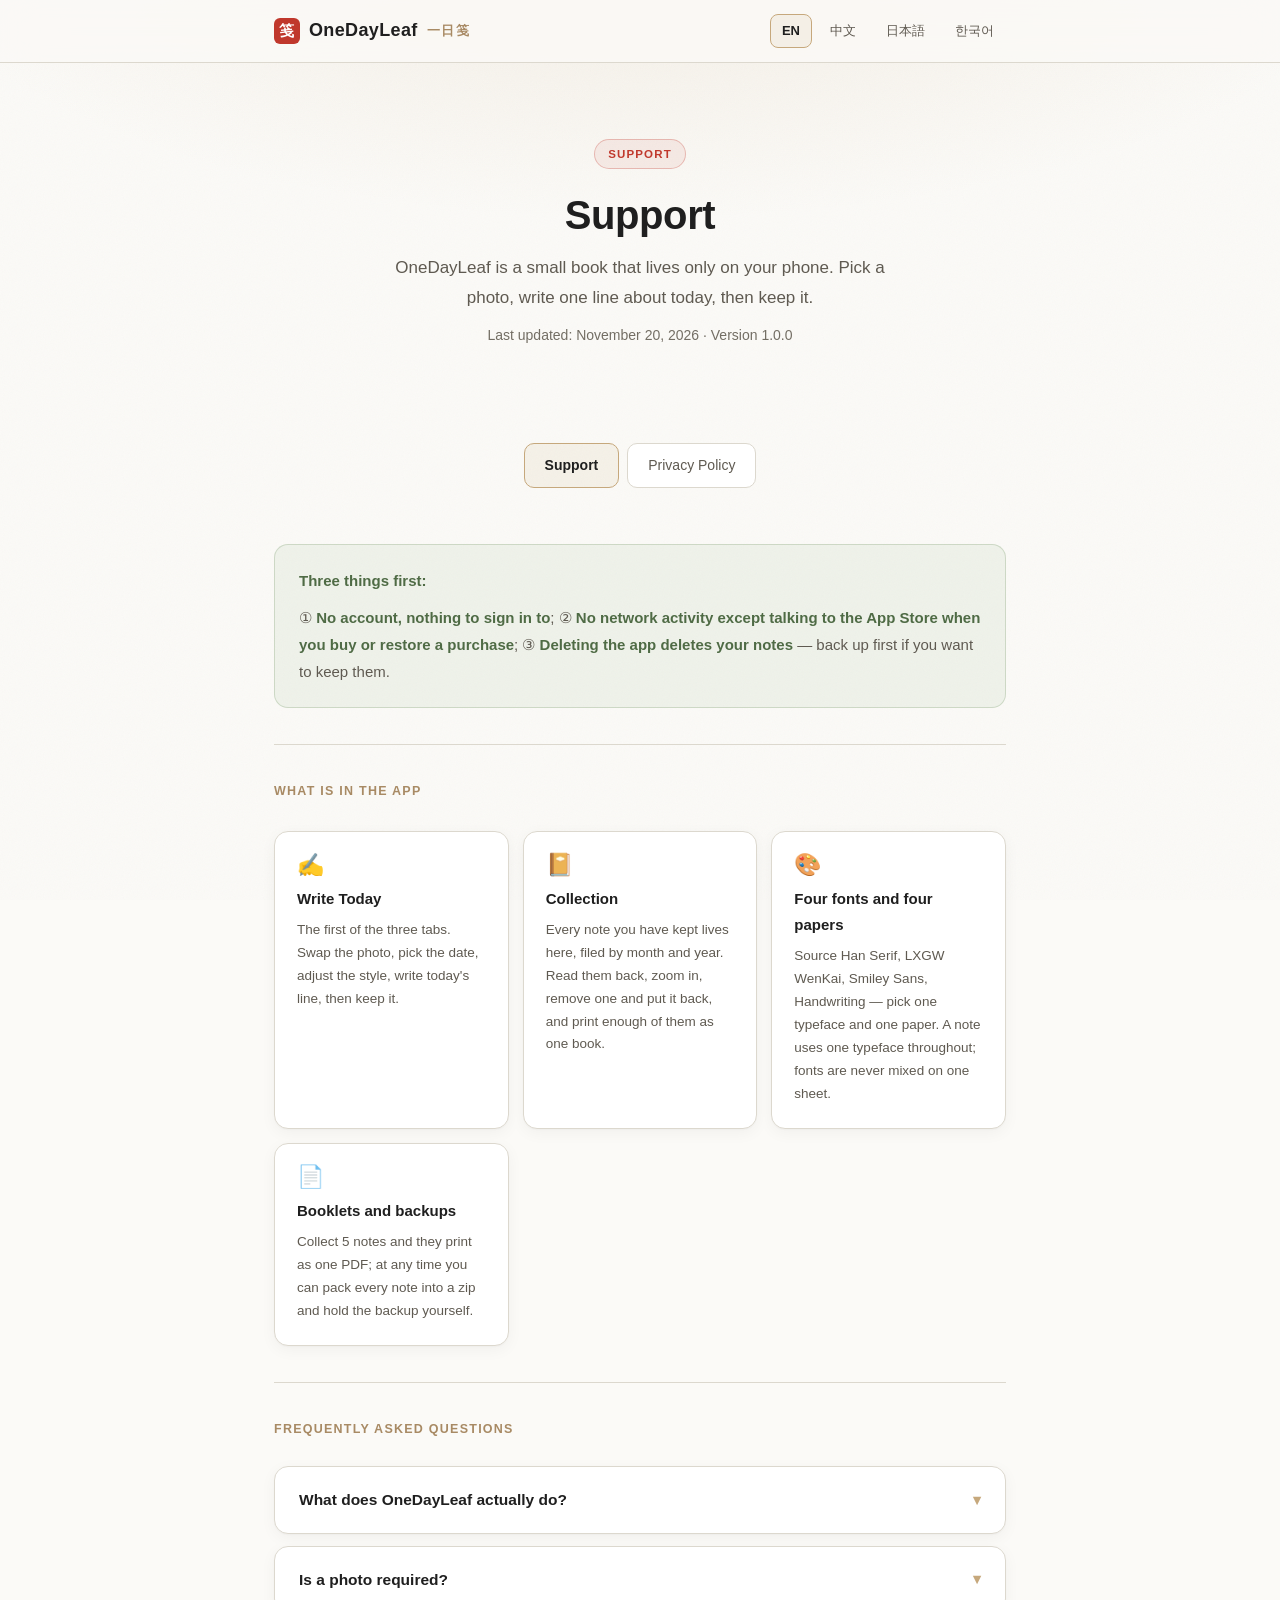
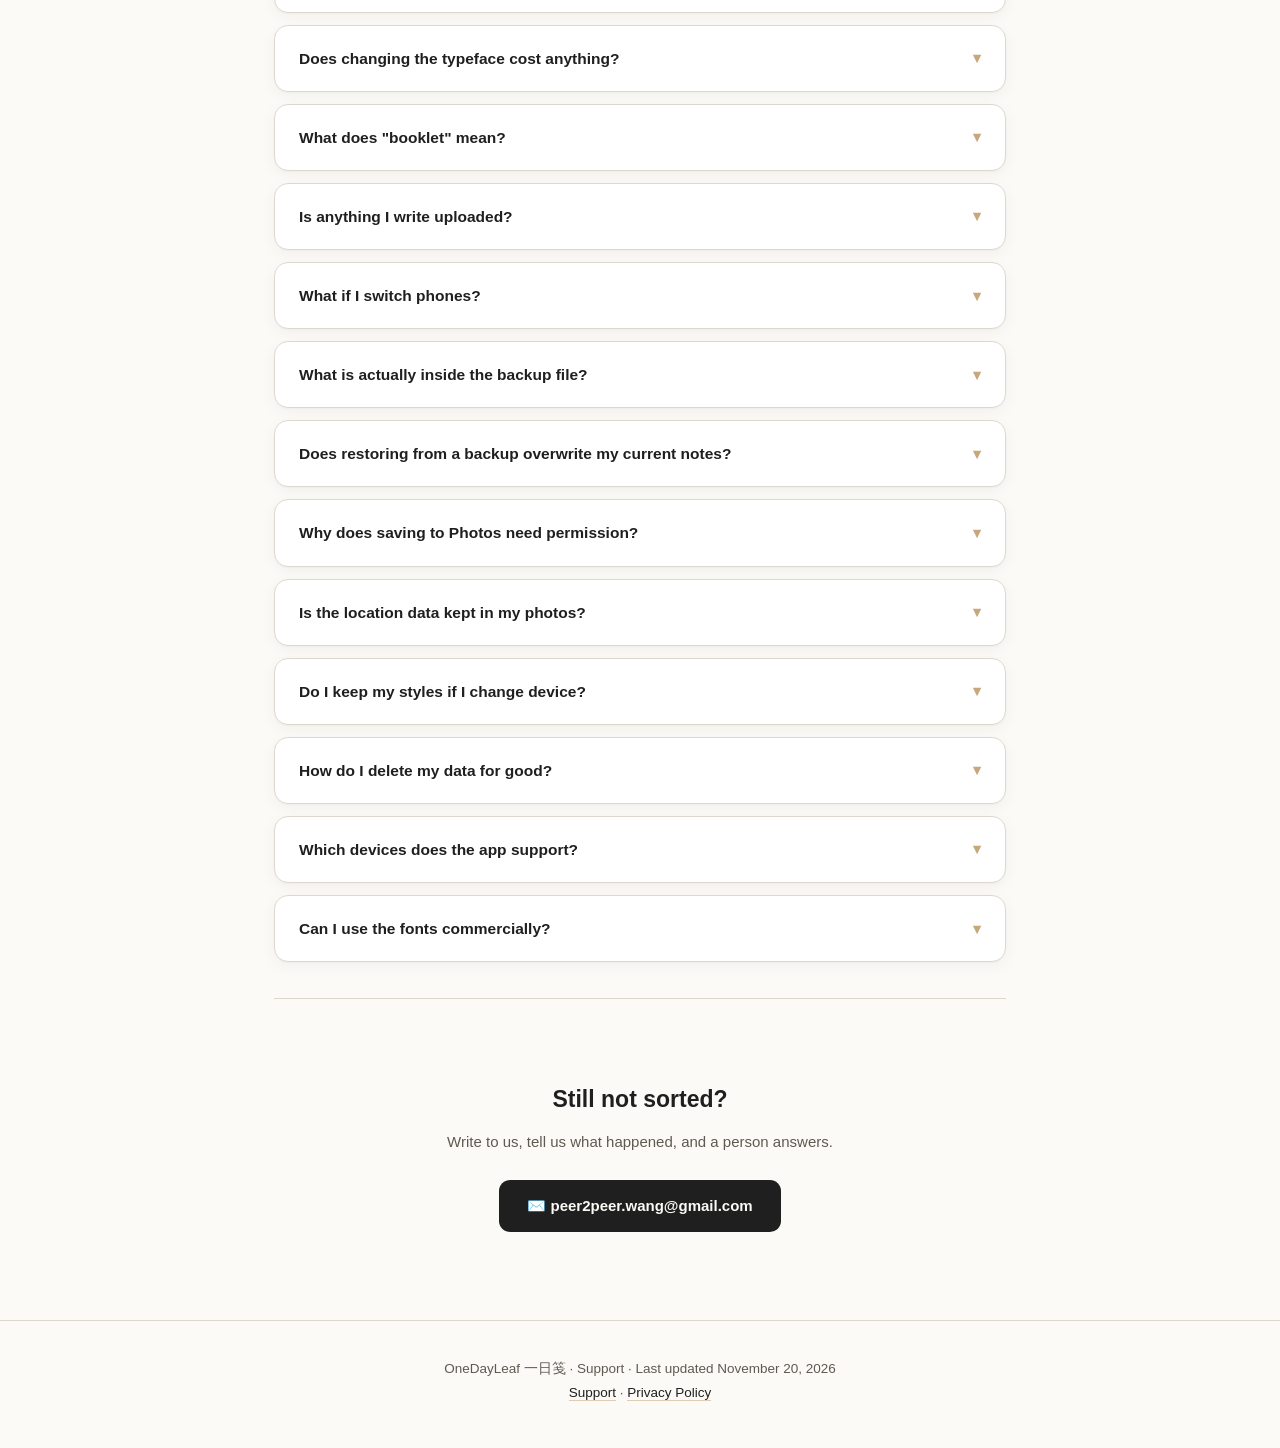
<file: en/support.html>
<!DOCTYPE html>
<html lang="en">
<head>
  <meta charset="UTF-8">
  <meta name="viewport" content="width=device-width, initial-scale=1.0">
  <meta name="description" content="OneDayLeaf 一日笺 Support — how to write a note, how to make a booklet, how to back up, where your data lives, and how to restore a purchase.">
  <title>Support — OneDayLeaf 一日笺</title>
  <link rel="stylesheet" href="../css/style.css">
</head>
<body>

<header>
  <div class="container">
    <a href="support.html" class="logo"><span class="mark">笺</span>OneDayLeaf<span class="latin">一日笺</span></a>
    <nav class="lang-switch">
      <a href="#" class="active">EN</a>
      <a href="../zh/support.html">中文</a>
      <a href="../ja/support.html">日本語</a>
      <a href="../ko/support.html">한국어</a>
    </nav>
  </div>
</header>

<main>
  <div class="container">

    <div class="hero">
      <span class="badge">Support</span>
      <h1>Support</h1>
      <p>OneDayLeaf is a small book that lives only on your phone. Pick a photo, write one line about today, then keep it.</p>
      <p class="updated">Last updated: November 20, 2026 · Version 1.0.0</p>
    </div>

    <nav class="nav-pills">
      <a href="#" class="active">Support</a>
      <a href="privacy.html">Privacy Policy</a>
    </nav>

    <section>

      <div class="highlight-box green">
        <p><strong>Three things first:</strong></p>
        <p style="margin-top:10px">① <strong>No account, nothing to sign in to</strong>; ② <strong>No network activity except talking to the App Store when you buy or restore a purchase</strong>; ③ <strong>Deleting the app deletes your notes</strong> — back up first if you want to keep them.</p>
      </div>

      <div class="divider"></div>

      <p class="section-title">What is in the app</p>

      <div class="features-grid">
        <div class="feature-card">
          <span class="emoji">✍️</span>
          <h3>Write Today</h3>
          <p>The first of the three tabs. Swap the photo, pick the date, adjust the style, write today's line, then keep it.</p>
        </div>
        <div class="feature-card">
          <span class="emoji">📔</span>
          <h3>Collection</h3>
          <p>Every note you have kept lives here, filed by month and year. Read them back, zoom in, remove one and put it back, and print enough of them as one book.</p>
        </div>
        <div class="feature-card">
          <span class="emoji">🎨</span>
          <h3>Four fonts and four papers</h3>
          <p>Source Han Serif, LXGW WenKai, Smiley Sans, Handwriting — pick one typeface and one paper. A note uses one typeface throughout; fonts are never mixed on one sheet.</p>
        </div>
        <div class="feature-card">
          <span class="emoji">📄</span>
          <h3>Booklets and backups</h3>
          <p>Collect 5 notes and they print as one PDF; at any time you can pack every note into a zip and hold the backup yourself.</p>
        </div>
      </div>

      <div class="divider"></div>

      <p class="section-title">Frequently asked questions</p>

      <details class="faq-item">
        <summary>What does OneDayLeaf actually do?<span class="arrow">▾</span></summary>
        <div class="answer">
          <p>It is a record card, one page per day. You pick a photo you took today, write a line (or write nothing at all), and the app lays it out as a single note — a card with a paper colour, a typeface and a red seal.</p>
          <p>Once written, it goes into your collection. Collect enough of them and you can print them as one PDF to keep.</p>
        </div>
      </details>

      <details class="faq-item">
        <summary>Is a photo required?<span class="arrow">▾</span></summary>
        <div class="answer">
          <p>No. You can write text only and skip the photo — a blank note still saves and still prints.</p>
          <p>Photos are chosen with the system photo picker: the app gets the one you tap, and nothing else from your library.</p>
        </div>
      </details>

      <details class="faq-item">
        <summary>Does changing the typeface cost anything?<span class="arrow">▾</span></summary>
        <div class="answer">
          <p>The app has one in-app purchase, "Unlock all styles forever" — <strong>¥3, one time</strong>. Once you have bought it, all four typefaces and all four papers are unlocked. No subscription, no expiry.</p>
          <p>Before you buy, the styles that are already in the app work as they are — the purchase buys "all of them", it is not the ticket that lets you use any of them.</p>
        </div>
      </details>

      <details class="faq-item">
        <summary>What does "booklet" mean?<span class="arrow">▾</span></summary>
        <div class="answer">
          <p>Once your collection has <strong>5 notes</strong>, you can lay them out as one book — the kind with a cover, a table of contents and page numbers. Once it is laid out you can export it straight to PDF, or share the whole book.</p>
          <p>Exporting the booklet is free; no extra purchase is needed.</p>
        </div>
      </details>

      <details class="faq-item">
        <summary>Is anything I write uploaded?<span class="arrow">▾</span></summary>
        <div class="answer">
          <p>No. The app's code contains no <code>URLSession</code>, no <code>URLRequest</code>, and no http request code at all. There is no server to send to, and no account to send it from.</p>
          <p>The only network request is the handshake with the App Store when you tap Buy or Restore Purchases; the payment itself is handled by Apple. See the <a href="privacy.html">Privacy Policy</a>.</p>
        </div>
      </details>

      <details class="faq-item">
        <summary>What if I switch phones?<span class="arrow">▾</span></summary>
        <div class="answer">
          <p>Two routes, depending on what you want:</p>
          <p><strong>① Let the system carry it</strong> — if iCloud backup is on for your iPhone (Settings → your name → iCloud → iCloud Backup), your collection travels with the device backup and comes back once the app is installed on the new phone. Note that this is iOS backup behaviour, <strong>not</strong> live sync between two devices.</p>
          <p><strong>② Carry it yourself</strong> — on the old phone, Settings → Back up to Files gives you a <code>OneDayLeaf-backup.zip</code>. Move it to the new phone however you like, then import it there under Settings → Restore from a backup.</p>
        </div>
      </details>

      <details class="faq-item">
        <summary>What is actually inside the backup file?<span class="arrow">▾</span></summary>
        <div class="answer">
          <p>One zip, with three parts inside:</p>
          <table class="file-table">
            <thead><tr><th>Directory</th><th>Contents</th></tr></thead>
            <tbody>
              <tr><td>Archive/</td><td>Your collection. Each note is one json (text, date, style) plus one jpg (photo)</td></tr>
              <tr><td>Archive/.trash/</td><td>The notes in the Trash that have not been emptied yet</td></tr>
              <tr><td>Draft/</td><td>The one draft you have not saved yet</td></tr>
            </tbody>
          </table>
          <p>Your preferences (language, paper colour, the date stamp switch) are not in the backup — they belong to the device, so choose them again after you switch.</p>
        </div>
      </details>

      <details class="faq-item">
        <summary>Does restoring from a backup overwrite my current notes?<span class="arrow">▾</span></summary>
        <div class="answer">
          <p>No. Restoring is an <strong>import</strong>: the notes in the backup go into your collection, and what you already have is not cleared. Before importing, the app tells you how many notes the backup holds, and it only acts once you confirm.</p>
          <p>If the backup carries a draft and this device has no draft right now, that draft is restored as well.</p>
        </div>
      </details>

      <details class="faq-item">
        <summary>Why does saving to Photos need permission?<span class="arrow">▾</span></summary>
        <div class="answer">
          <p>For this one permission only: "Save the finished note to Photos". It is a <strong>write</strong> permission, not a read permission.</p>
          <p>Reading photos needs no authorization at all — the picker is a system component that does the selecting on your device, and the app only receives the result. The camera, the microphone, location and contacts are never requested.</p>
        </div>
      </details>

      <details class="faq-item">
        <summary>Is the location data kept in my photos?<span class="arrow">▾</span></summary>
        <div class="answer">
          <p>No. When a photo goes into your collection it is re-encoded as JPEG, and the file on disk ends up with no metadata at all — the camera model and the GPS coordinates in the EXIF are all dropped.</p>
          <p>The capture time is the one exception: the app reads it once to decide which day the signature should carry, <strong>then does not keep it</strong>.</p>
          <p>In other words, your notes do not carry "where this photo was taken" along with them.</p>
        </div>
      </details>

      <details class="faq-item">
        <summary>Do I keep my styles if I change device?<span class="arrow">▾</span></summary>
        <div class="answer">
          <p>Yes. On the new device, open the app, go to the purchase screen and tap "<strong>Already bought? Restore</strong>" — with the same Apple account you can restore the purchase onto the new device.</p>
          <p>Restore Purchases goes through Apple's official flow; the app itself does not need the network for anything else.</p>
        </div>
      </details>

      <details class="faq-item">
        <summary>How do I delete my data for good?<span class="arrow">▾</span></summary>
        <div class="answer">
          <p>Because there is no account and no server, <strong>deleting the app deletes everything</strong> — collection, Trash and draft all go, and no copy is left anywhere else.</p>
          <p>If you want to keep part of it: back up to Files first, then delete the app, and the zip is in your own hands.</p>
        </div>
      </details>

      <details class="faq-item">
        <summary>Which devices does the app support?<span class="arrow">▾</span></summary>
        <div class="answer">
          <p>iPhone (including the iPhone Duo foldable, adapted for both the inner and the outer screen) and iPad. In landscape on a wide screen, the layout splits into two columns.</p>
          <p>The interface is available in 简体中文, English, 日本語 and 한국어; switch under Settings → Language and it takes effect immediately.</p>
        </div>
      </details>

      <details class="faq-item">
        <summary>Can I use the fonts commercially?<span class="arrow">▾</span></summary>
        <div class="answer">
          <p>Yes — and the licensing terms ship with the app. Under <strong>Settings → About</strong> there is a licence page that spells out each typeface one by one: where it comes from, what the licence is, and who gets the credit.</p>
          <p>Three of them are under the SIL Open Font License 1.1; the handwriting face is licensed by its author for free commercial use (including use in company products). We use them only to render the leaves you write — we don't offer the font files themselves for download or export.</p>
        </div>
      </details>

      <div class="divider"></div>

      <div class="contact-section">
        <h2>Still not sorted?</h2>
        <p>Write to us, tell us what happened, and a person answers.</p>
        <a class="contact-btn" href="mailto:peer2peer.wang@gmail.com">✉️ peer2peer.wang@gmail.com</a>
      </div>

    </section>

  </div>
</main>

<footer>
  <div class="container">
    <p>OneDayLeaf 一日笺 · Support · Last updated November 20, 2026<br>
    <a href="support.html">Support</a> · <a href="privacy.html">Privacy Policy</a></p>
  </div>
</footer>

</body>
</html>
</file>
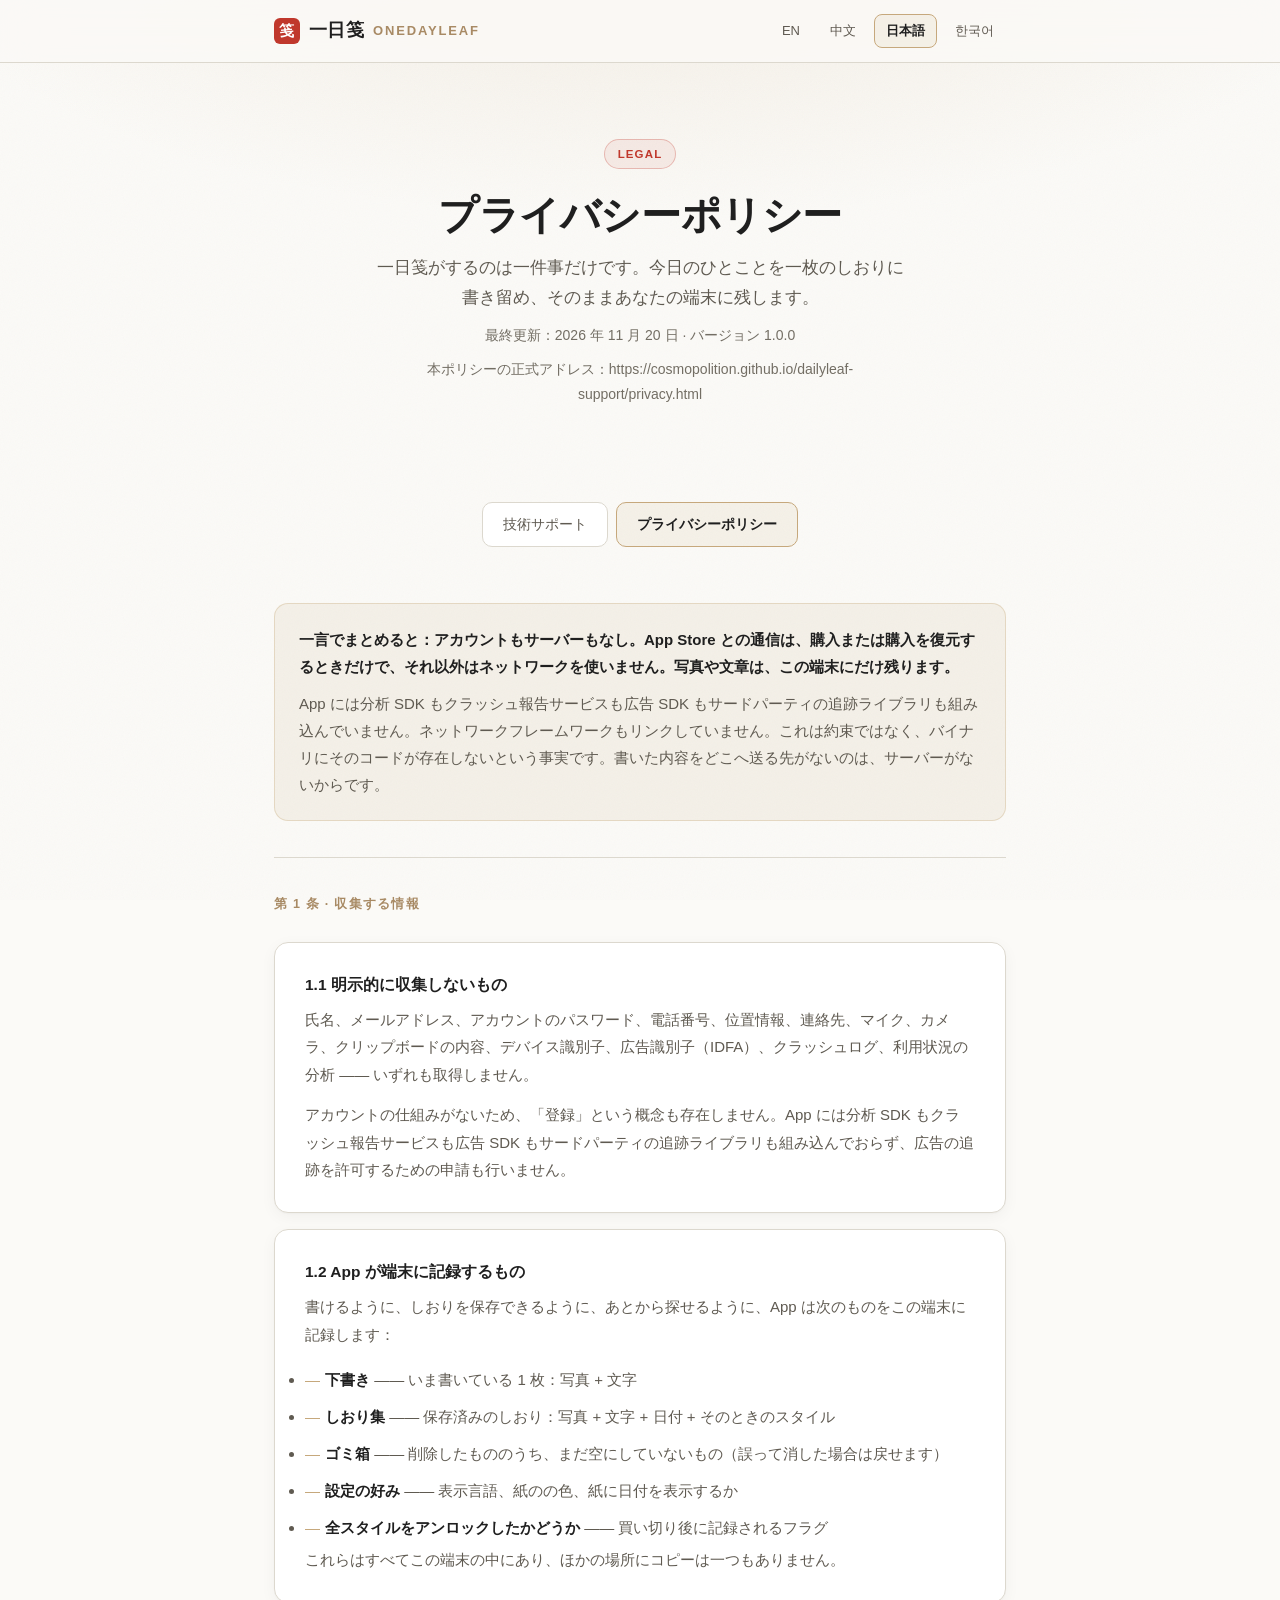
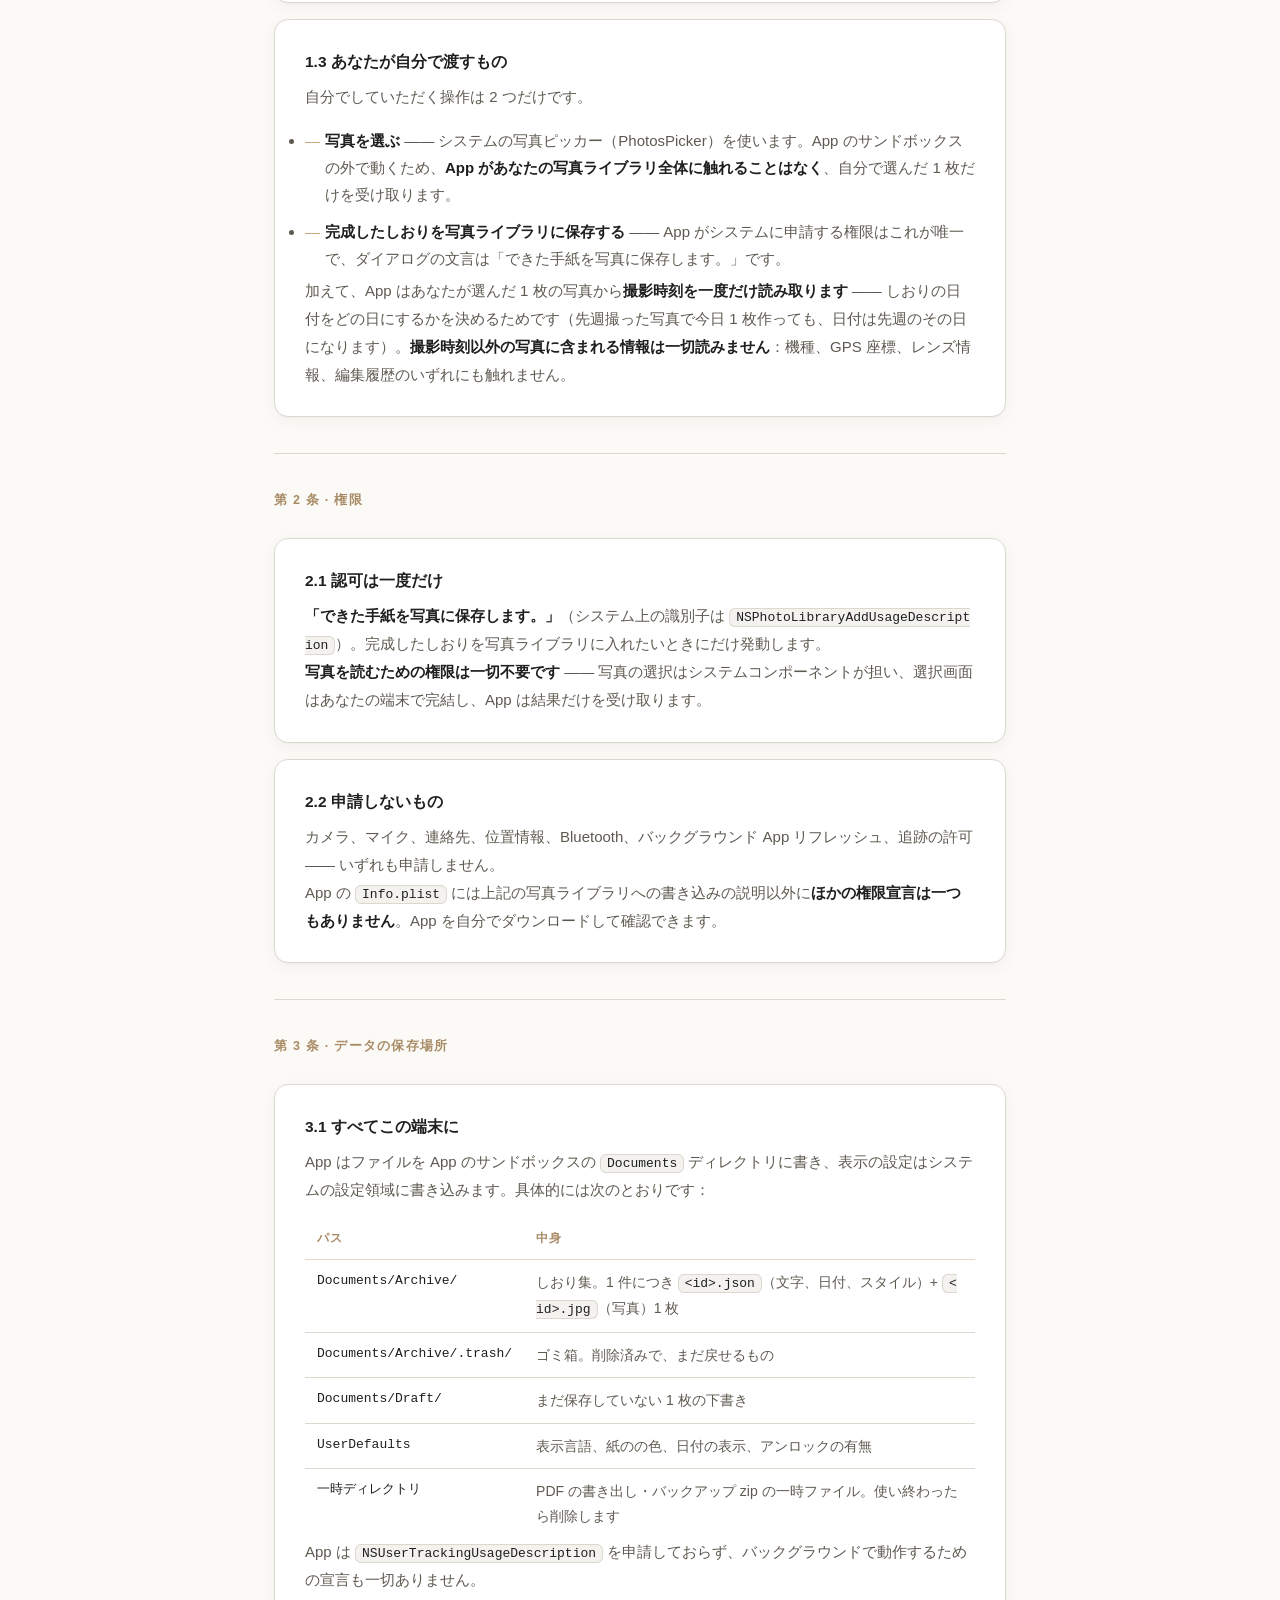
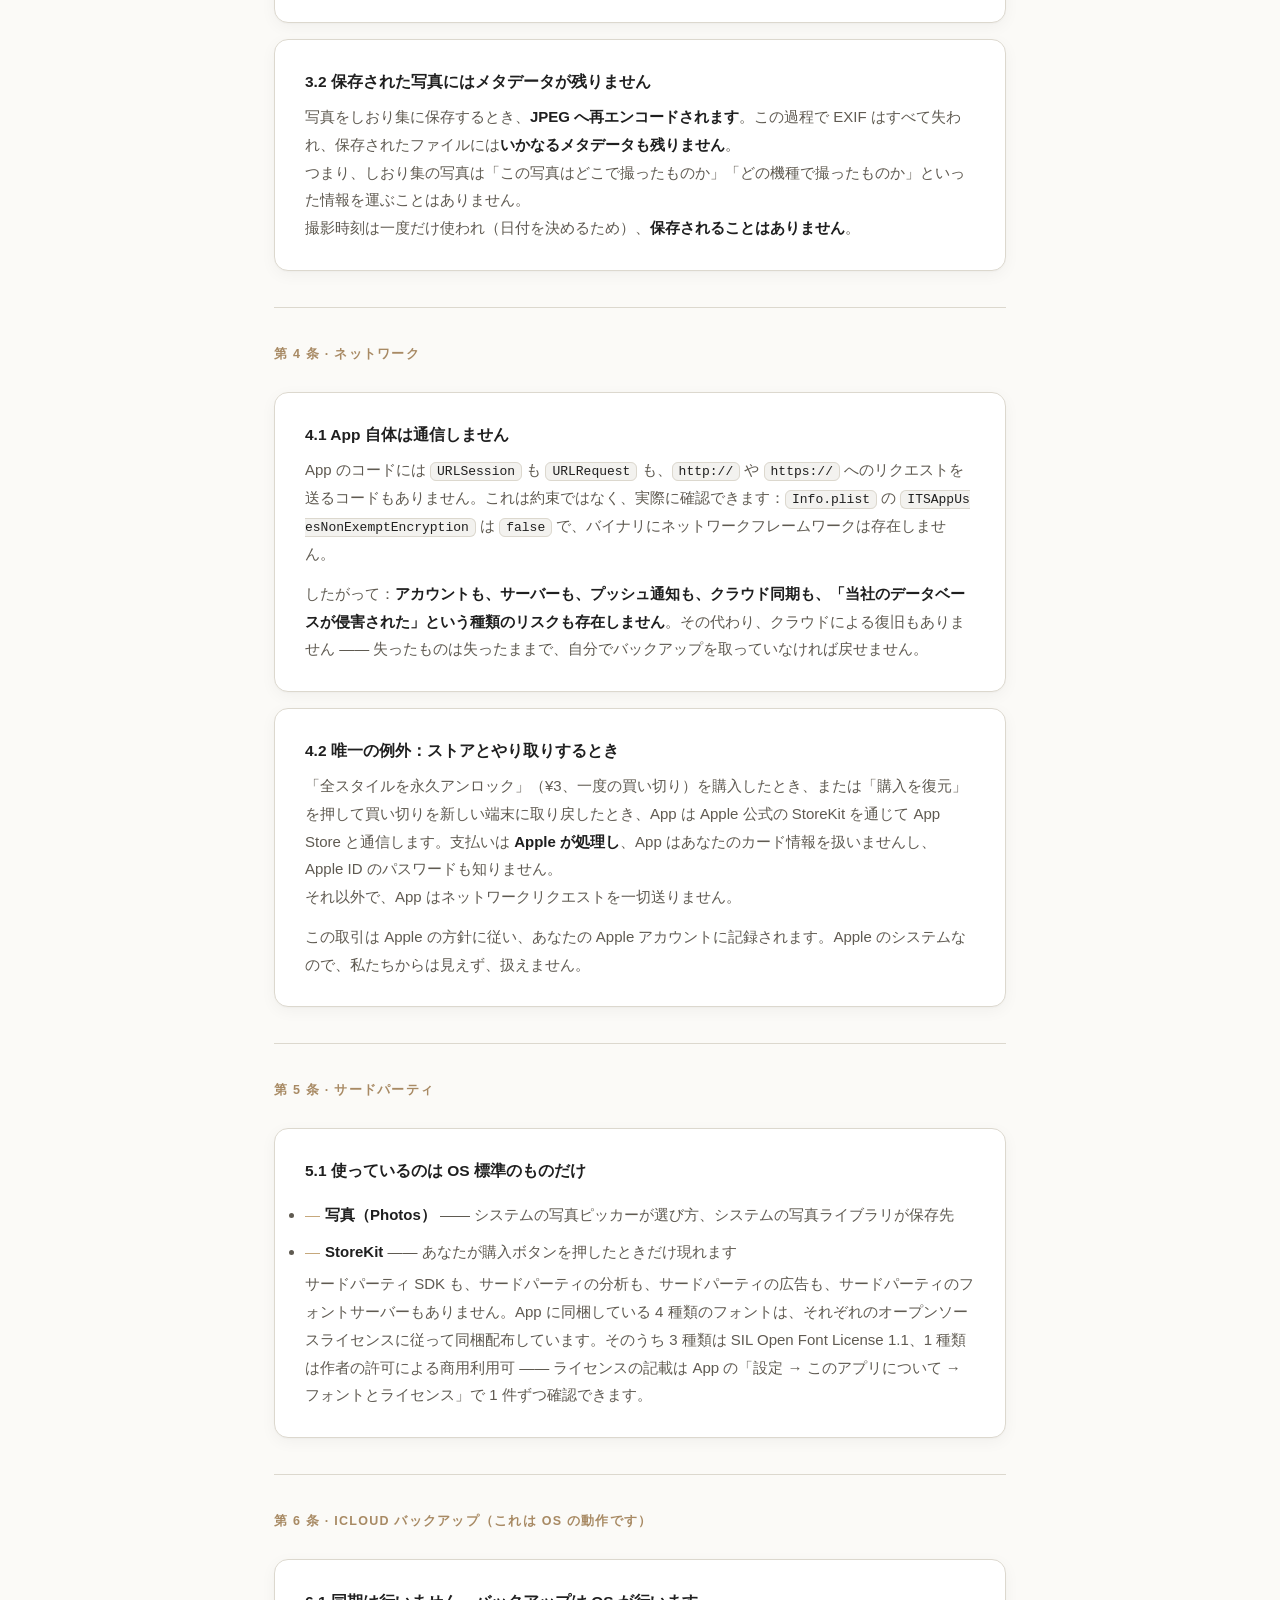
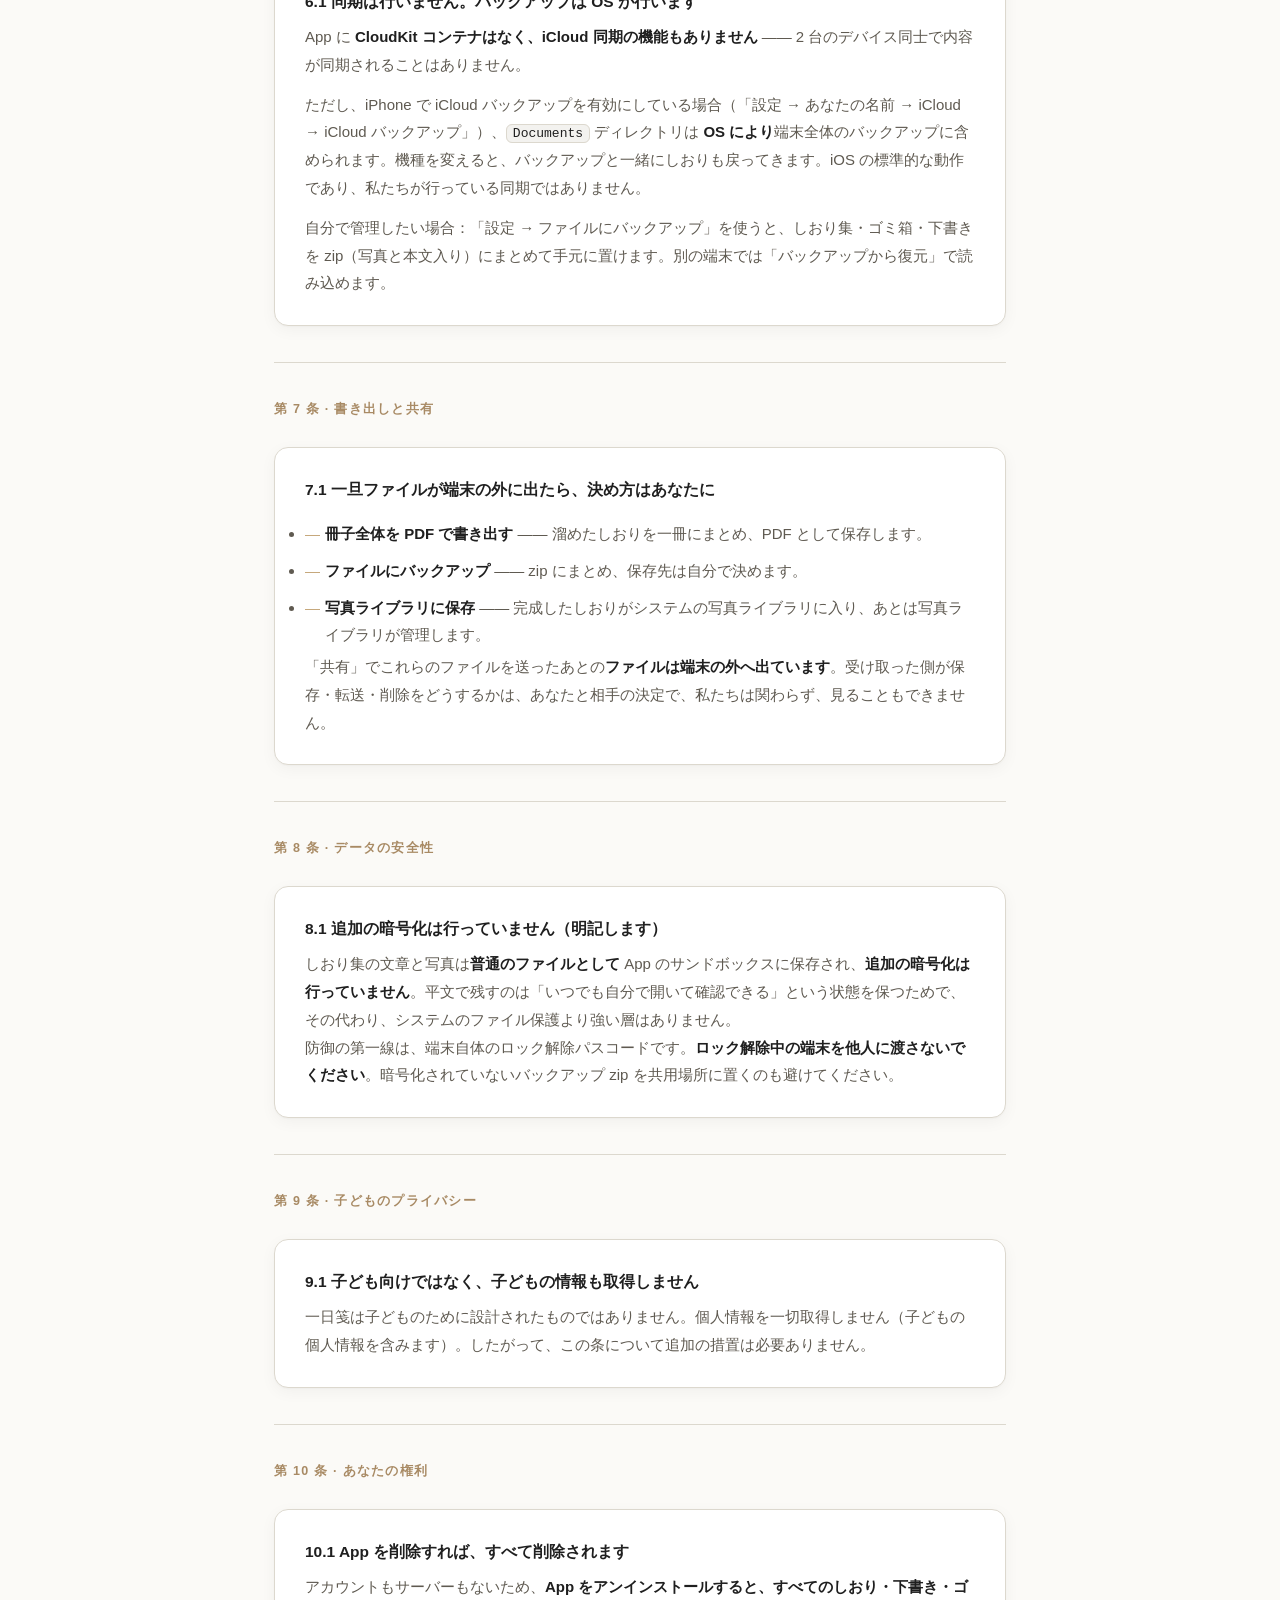
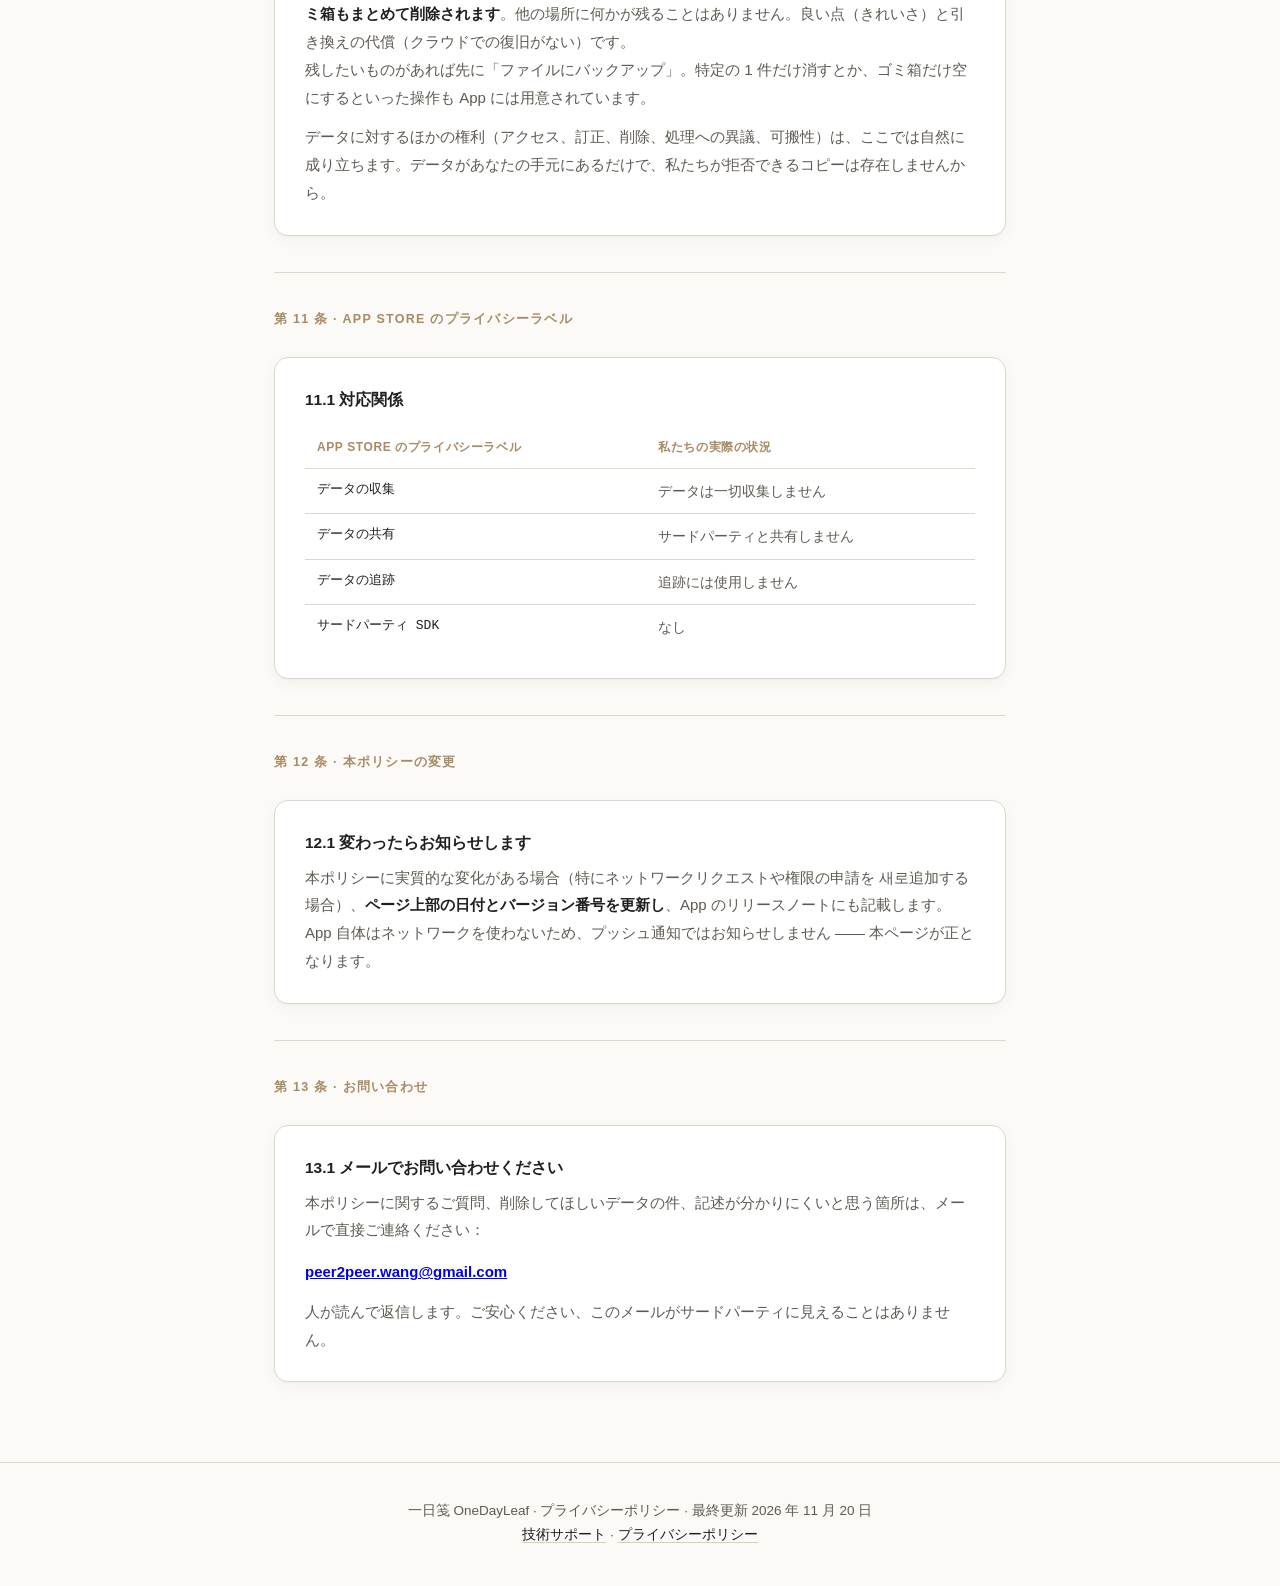
<file: ja/privacy.html>
<!DOCTYPE html>
<html lang="ja">
<head>
  <meta charset="UTF-8">
  <meta name="viewport" content="width=device-width, initial-scale=1.0">
  <meta name="description" content="一日笺 OneDayLeaf プライバシーポリシー —— アカウントもサーバーもありません。App Store で買い切りするとき以外には通信せず、写真や文章はこの端末にだけ残ります。">
  <title>プライバシーポリシー — 一日笺 OneDayLeaf</title>
  <link rel="stylesheet" href="../css/style.css">
</head>
<body>

<header>
  <div class="container">
    <a href="support.html" class="logo"><span class="mark">笺</span>一日笺<span class="latin">OneDayLeaf</span></a>
    <nav class="lang-switch">
      <a href="../en/privacy.html">EN</a>
      <a href="../zh/privacy.html">中文</a>
      <a href="#" class="active">日本語</a>
      <a href="../ko/privacy.html">한국어</a>
    </nav>
  </div>
</header>

<main>
  <div class="container">

    <div class="hero">
      <span class="badge">Legal</span>
      <h1>プライバシーポリシー</h1>
      <p>一日笺がするのは一件事だけです。今日のひとことを一枚のしおりに書き留め、そのままあなたの端末に残します。</p>
      <p class="updated">最終更新：2026 年 11 月 20 日 · バージョン 1.0.0</p>
      <p class="updated">本ポリシーの正式アドレス：https://cosmopolition.github.io/dailyleaf-support/privacy.html</p>
    </div>

    <nav class="nav-pills">
      <a href="support.html">技術サポート</a>
      <a href="#" class="active">プライバシーポリシー</a>
    </nav>

    <section>

      <div class="highlight-box">
        <p><strong>一言でまとめると：アカウントもサーバーもなし。App Store との通信は、購入または購入を復元するときだけで、それ以外はネットワークを使いません。写真や文章は、この端末にだけ残ります。</strong></p>
        <p style="margin-top:10px">App には分析 SDK もクラッシュ報告サービスも広告 SDK もサードパーティの追跡ライブラリも組み込んでいません。ネットワークフレームワークもリンクしていません。これは約束ではなく、バイナリにそのコードが存在しないという事実です。書いた内容をどこへ送る先がないのは、サーバーがないからです。</p>
      </div>

      <div class="divider"></div>

      <!-- 1 -->
      <p class="section-title">第 1 条 · 収集する情報</p>

      <div class="article">
        <h3>1.1 明示的に収集しないもの</h3>
        <p>氏名、メールアドレス、アカウントのパスワード、電話番号、位置情報、連絡先、マイク、カメラ、クリップボードの内容、デバイス識別子、広告識別子（IDFA）、クラッシュログ、利用状況の分析 —— いずれも取得しません。</p>
        <p>アカウントの仕組みがないため、「登録」という概念も存在しません。App には分析 SDK もクラッシュ報告サービスも広告 SDK もサードパーティの追跡ライブラリも組み込んでおらず、広告の追跡を許可するための申請も行いません。</p>
      </div>

      <div class="article">
        <h3>1.2 App が端末に記録するもの</h3>
        <p>書けるように、しおりを保存できるように、あとから探せるように、App は次のものをこの端末に記録します：</p>
        <ul>
          <li><strong>下書き</strong> —— いま書いている 1 枚：写真 + 文字</li>
          <li><strong>しおり集</strong> —— 保存済みのしおり：写真 + 文字 + 日付 + そのときのスタイル</li>
          <li><strong>ゴミ箱</strong> —— 削除したもののうち、まだ空にしていないもの（誤って消した場合は戻せます）</li>
          <li><strong>設定の好み</strong> —— 表示言語、紙のの色、紙に日付を表示するか</li>
          <li><strong>全スタイルをアンロックしたかどうか</strong> —— 買い切り後に記録されるフラグ</li>
        </ul>
        <p>これらはすべてこの端末の中にあり、ほかの場所にコピーは一つもありません。</p>
      </div>

      <div class="article">
        <h3>1.3 あなたが自分で渡すもの</h3>
        <p>自分でしていただく操作は 2 つだけです。</p>
        <ul>
          <li><strong>写真を選ぶ</strong> —— システムの写真ピッカー（PhotosPicker）を使います。App のサンドボックスの外で動くため、<strong>App があなたの写真ライブラリ全体に触れることはなく</strong>、自分で選んだ 1 枚だけを受け取ります。</li>
          <li><strong>完成したしおりを写真ライブラリに保存する</strong> —— App がシステムに申請する権限はこれが唯一で、ダイアログの文言は「できた手紙を写真に保存します。」です。</li>
        </ul>
        <p>加えて、App はあなたが選んだ 1 枚の写真から<strong>撮影時刻を一度だけ読み取ります</strong> —— しおりの日付をどの日にするかを決めるためです（先週撮った写真で今日 1 枚作っても、日付は先週のその日になります）。<strong>撮影時刻以外の写真に含まれる情報は一切読みません</strong>：機種、GPS 座標、レンズ情報、編集履歴のいずれにも触れません。</p>
      </div>

      <div class="divider"></div>

      <!-- 2 -->
      <p class="section-title">第 2 条 · 権限</p>

      <div class="article">
        <h3>2.1 認可は一度だけ</h3>
        <p><strong>「できた手紙を写真に保存します。」</strong>（システム上の識別子は <code>NSPhotoLibraryAddUsageDescription</code>）。完成したしおりを写真ライブラリに入れたいときにだけ発動します。<br>
        <strong>写真を読むための権限は一切不要です</strong> —— 写真の選択はシステムコンポーネントが担い、選択画面はあなたの端末で完結し、App は結果だけを受け取ります。</p>
      </div>

      <div class="article">
        <h3>2.2 申請しないもの</h3>
        <p>カメラ、マイク、連絡先、位置情報、Bluetooth、バックグラウンド App リフレッシュ、追跡の許可 —— いずれも申請しません。<br>
        App の <code>Info.plist</code> には上記の写真ライブラリへの書き込みの説明以外に<strong>ほかの権限宣言は一つもありません</strong>。App を自分でダウンロードして確認できます。</p>
      </div>

      <div class="divider"></div>

      <!-- 3 -->
      <p class="section-title">第 3 条 · データの保存場所</p>

      <div class="article">
        <h3>3.1 すべてこの端末に</h3>
        <p>App はファイルを App のサンドボックスの <code>Documents</code> ディレクトリに書き、表示の設定はシステムの設定領域に書き込みます。具体的には次のとおりです：</p>
        <table class="file-table">
          <thead><tr><th>パス</th><th>中身</th></tr></thead>
          <tbody>
            <tr><td>Documents/Archive/</td><td>しおり集。1 件につき <code>&lt;id&gt;.json</code>（文字、日付、スタイル）+ <code>&lt;id&gt;.jpg</code>（写真）1 枚</td></tr>
            <tr><td>Documents/Archive/.trash/</td><td>ゴミ箱。削除済みで、まだ戻せるもの</td></tr>
            <tr><td>Documents/Draft/</td><td>まだ保存していない 1 枚の下書き</td></tr>
            <tr><td>UserDefaults</td><td>表示言語、紙のの色、日付の表示、アンロックの有無</td></tr>
            <tr><td>一時ディレクトリ</td><td>PDF の書き出し・バックアップ zip の一時ファイル。使い終わったら削除します</td></tr>
          </tbody>
        </table>
        <p>App は <code>NSUserTrackingUsageDescription</code> を申請しておらず、バックグラウンドで動作するための宣言も一切ありません。</p>
      </div>

      <div class="article">
        <h3>3.2 保存された写真にはメタデータが残りません</h3>
        <p>写真をしおり集に保存するとき、<strong>JPEG へ再エンコードされます</strong>。この過程で EXIF はすべて失われ、保存されたファイルには<strong>いかなるメタデータも残りません</strong>。<br>
        つまり、しおり集の写真は「この写真はどこで撮ったものか」「どの機種で撮ったものか」といった情報を運ぶことはありません。<br>
        撮影時刻は一度だけ使われ（日付を決めるため）、<strong>保存されることはありません</strong>。</p>
      </div>

      <div class="divider"></div>

      <!-- 4 -->
      <p class="section-title">第 4 条 · ネットワーク</p>

      <div class="article">
        <h3>4.1 App 自体は通信しません</h3>
        <p>App のコードには <code>URLSession</code> も <code>URLRequest</code> も、<code>http://</code> や <code>https://</code> へのリクエストを送るコードもありません。これは約束ではなく、実際に確認できます：<code>Info.plist</code> の <code>ITSAppUsesNonExemptEncryption</code> は <code>false</code> で、バイナリにネットワークフレームワークは存在しません。</p>
        <p>したがって：<strong>アカウントも、サーバーも、プッシュ通知も、クラウド同期も、「当社のデータベースが侵害された」という種類のリスクも存在しません</strong>。その代わり、クラウドによる復旧もありません —— 失ったものは失ったままで、自分でバックアップを取っていなければ戻せません。</p>
      </div>

      <div class="article">
        <h3>4.2 唯一の例外：ストアとやり取りするとき</h3>
        <p>「全スタイルを永久アンロック」（¥3、一度の買い切り）を購入したとき、または「購入を復元」を押して買い切りを新しい端末に取り戻したとき、App は Apple 公式の StoreKit を通じて App Store と通信します。支払いは <strong>Apple が処理し</strong>、App はあなたのカード情報を扱いませんし、 Apple ID のパスワードも知りません。<br>
        それ以外で、App はネットワークリクエストを一切送りません。</p>
        <p>この取引は Apple の方針に従い、あなたの Apple アカウントに記録されます。Apple のシステムなので、私たちからは見えず、扱えません。</p>
      </div>

      <div class="divider"></div>

      <!-- 5 -->
      <p class="section-title">第 5 条 · サードパーティ</p>

      <div class="article">
        <h3>5.1 使っているのは OS 標準のものだけ</h3>
        <ul>
          <li><strong>写真（Photos）</strong> —— システムの写真ピッカーが選び方、システムの写真ライブラリが保存先</li>
          <li><strong>StoreKit</strong> —— あなたが購入ボタンを押したときだけ現れます</li>
        </ul>
        <p>サードパーティ SDK も、サードパーティの分析も、サードパーティの広告も、サードパーティのフォントサーバーもありません。App に同梱している 4 種類のフォントは、それぞれのオープンソースライセンスに従って同梱配布しています。そのうち 3 種類は SIL Open Font License 1.1、1 種類は作者の許可による商用利用可 —— ライセンスの記載は App の「設定 → このアプリについて → フォントとライセンス」で 1 件ずつ確認できます。</p>
      </div>

      <div class="divider"></div>

      <!-- 6 -->
      <p class="section-title">第 6 条 · iCloud バックアップ（これは OS の動作です）</p>

      <div class="article">
        <h3>6.1 同期は行いません。バックアップは OS が行います</h3>
        <p>App に <strong>CloudKit コンテナはなく、iCloud 同期の機能もありません</strong> —— 2 台のデバイス同士で内容が同期されることはありません。</p>
        <p>ただし、iPhone で iCloud バックアップを有効にしている場合（「設定 → あなたの名前 → iCloud → iCloud バックアップ」）、<code>Documents</code> ディレクトリは <strong>OS により</strong>端末全体のバックアップに含められます。機種を変えると、バックアップと一緒にしおりも戻ってきます。iOS の標準的な動作であり、私たちが行っている同期ではありません。</p>
        <p>自分で管理したい場合：「設定 → ファイルにバックアップ」を使うと、しおり集・ゴミ箱・下書きを zip（写真と本文入り）にまとめて手元に置けます。別の端末では「バックアップから復元」で読み込めます。</p>
      </div>

      <div class="divider"></div>

      <!-- 7 -->
      <p class="section-title">第 7 条 · 書き出しと共有</p>

      <div class="article">
        <h3>7.1 一旦ファイルが端末の外に出たら、決め方はあなたに</h3>
        <ul>
          <li><strong>冊子全体を PDF で書き出す</strong> —— 溜めたしおりを一冊にまとめ、PDF として保存します。</li>
          <li><strong>ファイルにバックアップ</strong> —— zip にまとめ、保存先は自分で決めます。</li>
          <li><strong>写真ライブラリに保存</strong> —— 完成したしおりがシステムの写真ライブラリに入り、あとは写真ライブラリが管理します。</li>
        </ul>
        <p>「共有」でこれらのファイルを送ったあとの<strong>ファイルは端末の外へ出ています</strong>。受け取った側が保存・転送・削除をどうするかは、あなたと相手の決定で、私たちは関わらず、見ることもできません。</p>
      </div>

      <div class="divider"></div>

      <!-- 8 -->
      <p class="section-title">第 8 条 · データの安全性</p>

      <div class="article">
        <h3>8.1 追加の暗号化は行っていません（明記します）</h3>
        <p>しおり集の文章と写真は<strong>普通のファイルとして</strong> App のサンドボックスに保存され、<strong>追加の暗号化は行っていません</strong>。平文で残すのは「いつでも自分で開いて確認できる」という状態を保つためで、その代わり、システムのファイル保護より強い層はありません。<br>
        防御の第一線は、端末自体のロック解除パスコードです。<strong>ロック解除中の端末を他人に渡さないでください</strong>。暗号化されていないバックアップ zip を共用場所に置くのも避けてください。</p>
      </div>

      <div class="divider"></div>

      <!-- 9 -->
      <p class="section-title">第 9 条 · 子どものプライバシー</p>

      <div class="article">
        <h3>9.1 子ども向けではなく、子どもの情報も取得しません</h3>
        <p>一日笺は子どものために設計されたものではありません。個人情報を一切取得しません（子どもの個人情報を含みます）。したがって、この条について追加の措置は必要ありません。</p>
      </div>

      <div class="divider"></div>

      <!-- 10 -->
      <p class="section-title">第 10 条 · あなたの権利</p>

      <div class="article">
        <h3>10.1 App を削除すれば、すべて削除されます</h3>
        <p>アカウントもサーバーもないため、<strong>App をアンインストールすると、すべてのしおり・下書き・ゴミ箱もまとめて削除されます</strong>。他の場所に何かが残ることはありません。良い点（きれいさ）と引き換えの代償（クラウドでの復旧がない）です。<br>
        残したいものがあれば先に「ファイルにバックアップ」。特定の 1 件だけ消すとか、ゴミ箱だけ空にするといった操作も App には用意されています。</p>
        <p>データに対するほかの権利（アクセス、訂正、削除、処理への異議、可搬性）は、ここでは自然に成り立ちます。データがあなたの手元にあるだけで、私たちが拒否できるコピーは存在しませんから。</p>
      </div>

      <div class="divider"></div>

      <!-- 11 -->
      <p class="section-title">第 11 条 · App Store のプライバシーラベル</p>

      <div class="article">
        <h3>11.1 対応関係</h3>
        <table class="file-table">
          <thead><tr><th>App Store のプライバシーラベル</th><th>私たちの実際の状況</th></tr></thead>
          <tbody>
            <tr><td>データの収集</td><td>データは一切収集しません</td></tr>
            <tr><td>データの共有</td><td>サードパーティと共有しません</td></tr>
            <tr><td>データの追跡</td><td>追跡には使用しません</td></tr>
            <tr><td>サードパーティ SDK</td><td>なし</td></tr>
          </tbody>
        </table>
      </div>

      <div class="divider"></div>

      <!-- 12 -->
      <p class="section-title">第 12 条 · 本ポリシーの変更</p>

      <div class="article">
        <h3>12.1 変わったらお知らせします</h3>
        <p>本ポリシーに実質的な変化がある場合（特にネットワークリクエストや権限の申請を 새로追加する場合）、<strong>ページ上部の日付とバージョン番号を更新し</strong>、App のリリースノートにも記載します。App 自体はネットワークを使わないため、プッシュ通知ではお知らせしません —— 本ページが正となります。</p>
      </div>

      <div class="divider"></div>

      <!-- 13 -->
      <p class="section-title">第 13 条 · お問い合わせ</p>

      <div class="article">
        <h3>13.1 メールでお問い合わせください</h3>
        <p>本ポリシーに関するご質問、削除してほしいデータの件、記述が分かりにくいと思う箇所は、メールで直接ご連絡ください：</p>
        <p style="margin-top:14px"><strong><a href="mailto:peer2peer.wang@gmail.com">peer2peer.wang@gmail.com</a></strong></p>
        <p style="margin-top:12px">人が読んで返信します。ご安心ください、このメールがサードパーティに見えることはありません。</p>
      </div>

    </section>

  </div>
</main>

<footer>
  <div class="container">
    <p>一日笺 OneDayLeaf · プライバシーポリシー · 最終更新 2026 年 11 月 20 日<br>
    <a href="support.html">技術サポート</a> · <a href="privacy.html">プライバシーポリシー</a></p>
  </div>
</footer>

</body>
</html>
</file>
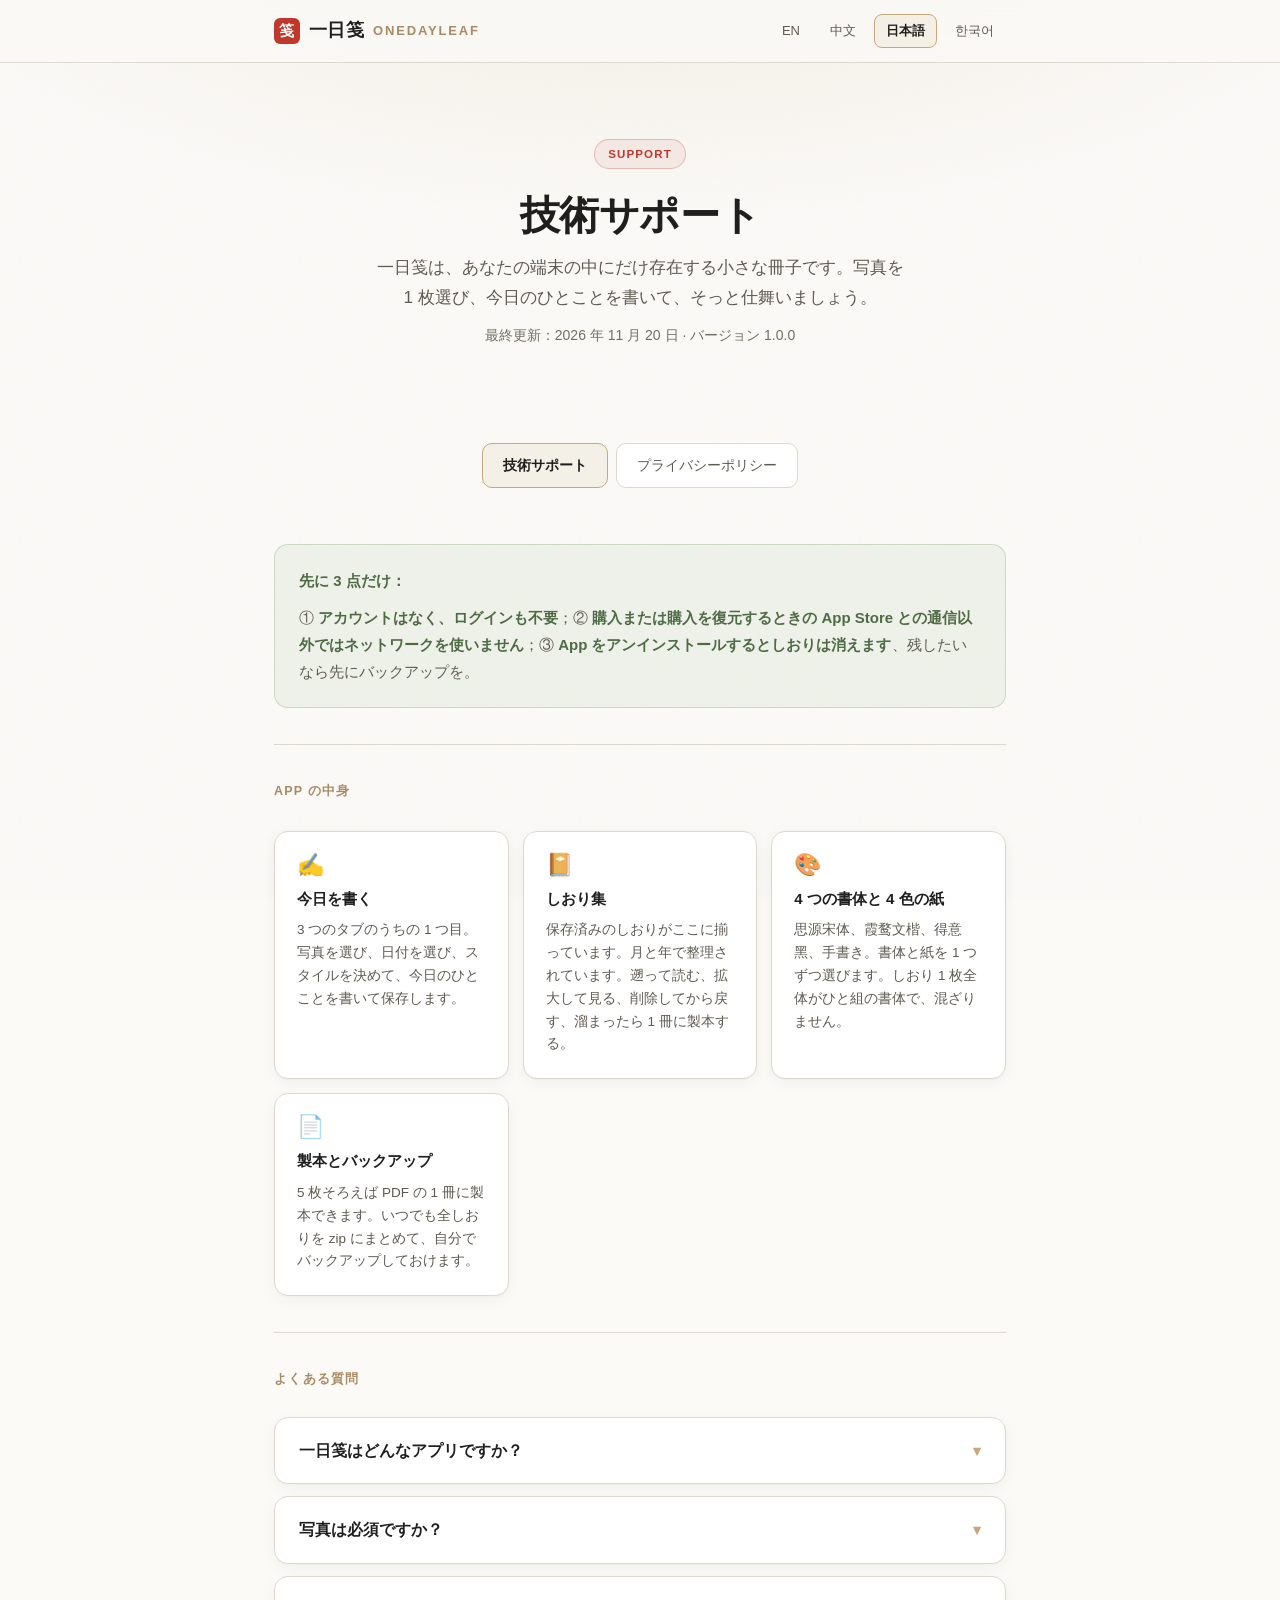
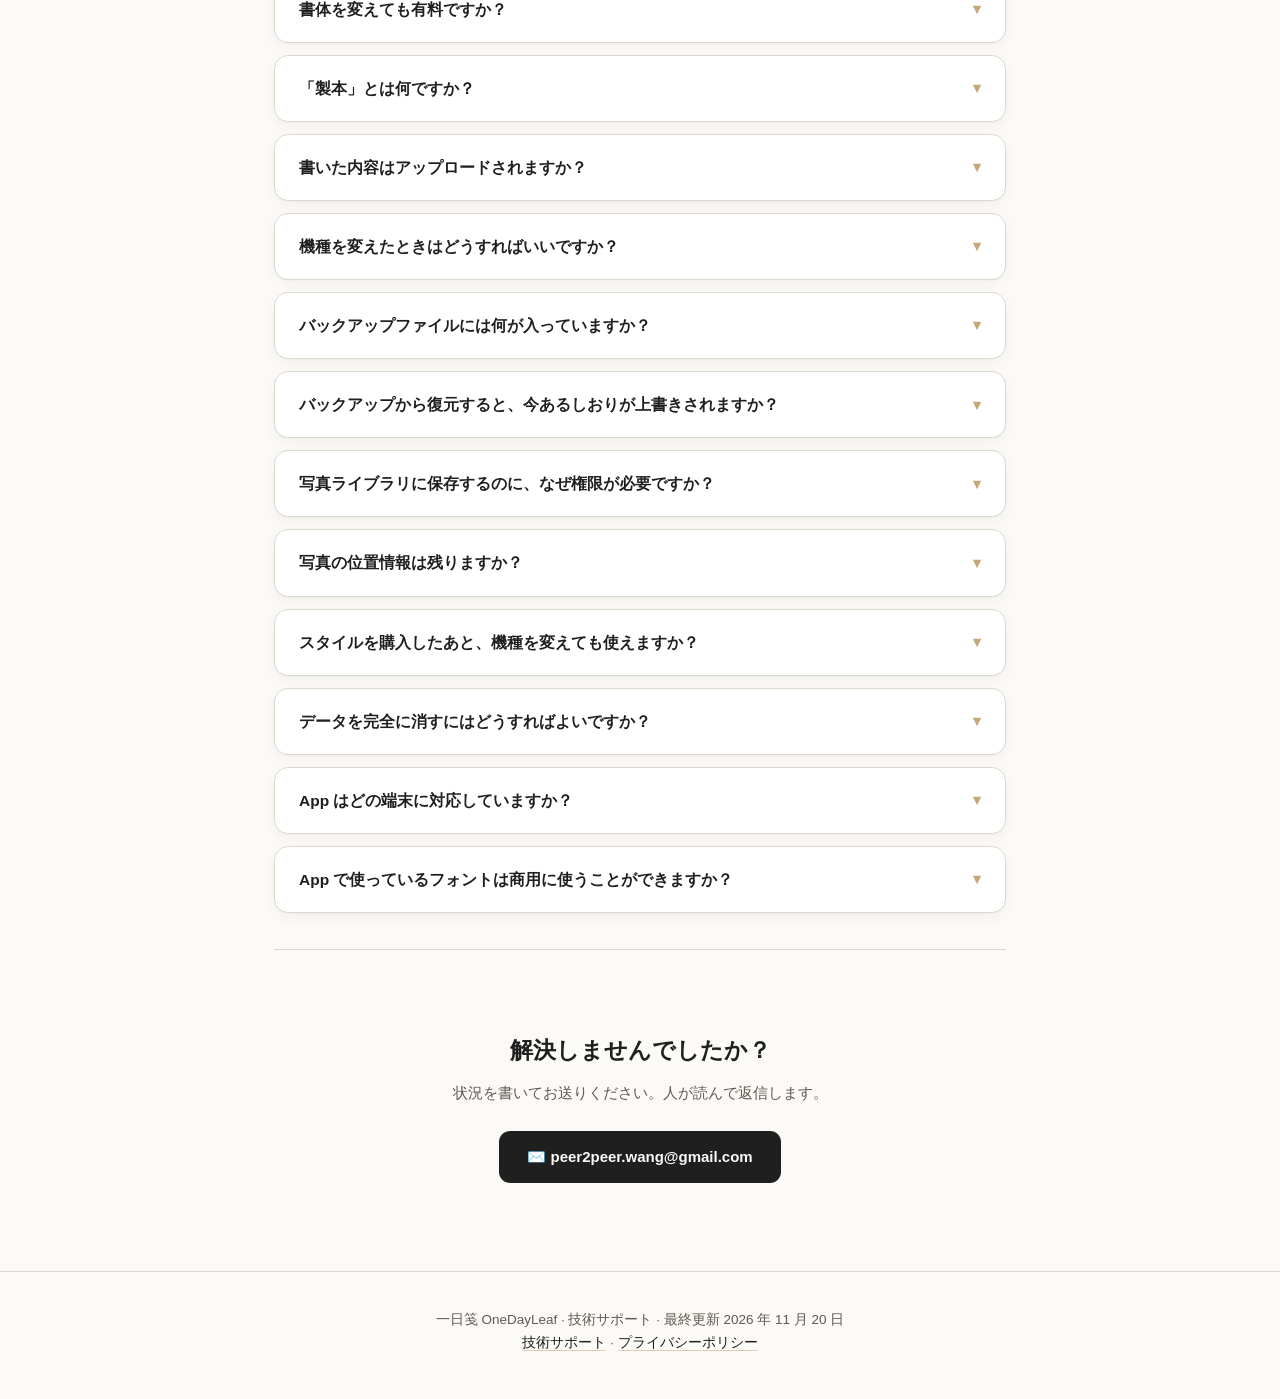
<file: ja/support.html>
<!DOCTYPE html>
<html lang="ja">
<head>
  <meta charset="UTF-8">
  <meta name="viewport" content="width=device-width, initial-scale=1.0">
  <meta name="description" content="一日笺 OneDayLeaf 技術サポート —— 写真の選び方、冊子の作り方、バックアップ、データの保存場所、買い切りの復元について。">
  <title>技術サポート — 一日笺 OneDayLeaf</title>
  <link rel="stylesheet" href="../css/style.css">
</head>
<body>

<header>
  <div class="container">
    <a href="support.html" class="logo"><span class="mark">笺</span>一日笺<span class="latin">OneDayLeaf</span></a>
    <nav class="lang-switch">
      <a href="../en/support.html">EN</a>
      <a href="../zh/support.html">中文</a>
      <a href="#" class="active">日本語</a>
      <a href="../ko/support.html">한국어</a>
    </nav>
  </div>
</header>

<main>
  <div class="container">

    <div class="hero">
      <span class="badge">Support</span>
      <h1>技術サポート</h1>
      <p>一日笺は、あなたの端末の中にだけ存在する小さな冊子です。写真を 1 枚選び、今日のひとことを書いて、そっと仕舞いましょう。</p>
      <p class="updated">最終更新：2026 年 11 月 20 日 · バージョン 1.0.0</p>
    </div>

    <nav class="nav-pills">
      <a href="#" class="active">技術サポート</a>
      <a href="privacy.html">プライバシーポリシー</a>
    </nav>

    <section>

      <div class="highlight-box green">
        <p><strong>先に 3 点だけ：</strong></p>
        <p style="margin-top:10px">① <strong>アカウントはなく、ログインも不要</strong>；② <strong>購入または購入を復元するときの App Store との通信以外ではネットワークを使いません</strong>；③ <strong>App をアンインストールするとしおりは消えます</strong>、残したいなら先にバックアップを。</p>
      </div>

      <div class="divider"></div>

      <p class="section-title">App の中身</p>

      <div class="features-grid">
        <div class="feature-card">
          <span class="emoji">✍️</span>
          <h3>今日を書く</h3>
          <p>3 つのタブのうちの 1 つ目。写真を選び、日付を選び、スタイルを決めて、今日のひとことを書いて保存します。</p>
        </div>
        <div class="feature-card">
          <span class="emoji">📔</span>
          <h3>しおり集</h3>
          <p>保存済みのしおりがここに揃っています。月と年で整理されています。遡って読む、拡大して見る、削除してから戻す、溜まったら 1 冊に製本する。</p>
        </div>
        <div class="feature-card">
          <span class="emoji">🎨</span>
          <h3>4 つの書体と 4 色の紙</h3>
          <p>思源宋体、霞鹜文楷、得意黑、手書き。書体と紙を 1 つずつ選びます。しおり 1 枚全体がひと組の書体で、混ざりません。</p>
        </div>
        <div class="feature-card">
          <span class="emoji">📄</span>
          <h3>製本とバックアップ</h3>
          <p>5 枚そろえば PDF の 1 冊に製本できます。いつでも全しおりを zip にまとめて、自分でバックアップしておけます。</p>
        </div>
      </div>

      <div class="divider"></div>

      <p class="section-title">よくある質問</p>

      <details class="faq-item">
        <summary>一日笺はどんなアプリですか？<span class="arrow">▾</span></summary>
        <div class="answer">
          <p>「1 日 1 ページ」の記録カードです。今日撮った写真を選び、一言（書かなくてもかまいません）を書くと、App はそれを 1 枚のしおりに整えます —— 紙の色も、字も、朱の印もあるカードです。</p>
          <p>書き終えたらしおり集へ入れます。5 枚そろえば PDF の 1 冊に製本して残せます。</p>
        </div>
      </details>

      <details class="faq-item">
        <summary>写真は必須ですか？<span class="arrow">▾</span></summary>
        <div class="answer">
          <p>いいえ。文章だけを書くこともできます。写真を選ばなくても、そのしおりは保存でき、製本もできます。</p>
          <p>写真の選択にはシステムの写真ピッカーを使い、自分で選んだ 1 枚だけが App に渡ります。写真ライブラリのほかの内容には触れません。</p>
        </div>
      </details>

      <details class="faq-item">
        <summary>書体を変えても有料ですか？<span class="arrow">▾</span></summary>
        <div class="answer">
          <p>App には 1 つのアプリ内購入「全スタイルを永久アンロック」があり、<strong>¥3、一度の買い切り</strong>です。購入すれば 4 つの書体と 4 色の紙がすべて使えるようになります。サブスクリプションも期限もありません。</p>
          <p>購入前でも、App にもともと入っているスタイルは使えます。この購入で得られるのは「全部」で、「使うための条件」ではありません。</p>
        </div>
      </details>

      <details class="faq-item">
        <summary>「製本」とは何ですか？<span class="arrow">▾</span></summary>
        <div class="answer">
          <p>しおり集が <strong>5 枚</strong>そろったら、それらを 1 冊の冊子に整えられます —— 表紙と目次とページ番号のある冊子です。整え終えたら、そのまま PDF に書き出したり、この冊子を共有したりできます。</p>
          <p>製本そのものは無料で、別途の購入は不要です。</p>
        </div>
      </details>

      <details class="faq-item">
        <summary>書いた内容はアップロードされますか？<span class="arrow">▾</span></summary>
        <div class="answer">
          <p>いいえ。App のコードには <code>URLSession</code> も <code>URLRequest</code> も、http リクエストのコードもありません。送信先のサーバーも、送信するアカウントもありません。</p>
          <p>唯一のネットワーク通信は購入ボタンを押すとき、または「購入を復元」を押したときの App Store とのやりとりで、支払いは Apple が処理します。詳しくは <a href="privacy.html">プライバシーポリシー</a>をご覧ください。</p>
        </div>
      </details>

      <details class="faq-item">
        <summary>機種を変えたときはどうすればいいですか？<span class="arrow">▾</span></summary>
        <div class="answer">
          <p>2 つの道があります。どちらがよいかで選びます：</p>
          <p><strong>① システムに任せる</strong> —— iPhone で iCloud バックアップを有効にしている場合（「設定 → あなたの名前 → iCloud → iCloud バックアップ」）、しおり集は端末全体のバックアップとともに移動し、新しい機種に App を入れれば戻ってきます。注意：これは iOS のバックアップの動作であり、<strong>2 台のデバイス間のリアルタイム同期ではありません</strong>。</p>
          <p><strong>② 自分で持ち歩く</strong> —— 古い端末の「設定 → ファイルにバックアップ」で <code>一日笺-バックアップ.zip</code> を作り、任意の方法で新しい端末へ転送し、新しい端末の「設定 → バックアップから復元」で読み込みます。</p>
        </div>
      </details>

      <details class="faq-item">
        <summary>バックアップファイルには何が入っていますか？<span class="arrow">▾</span></summary>
        <div class="answer">
          <p>1 つの zip で、中身は 3 つの部分に分かれています：</p>
          <table class="file-table">
            <thead><tr><th>ディレクトリ</th><th>内容</th></tr></thead>
            <tbody>
              <tr><td>Archive/</td><td>しおり集。1 件につき json（文字、日付、スタイル）+ jpg（写真）1 枚</td></tr>
              <tr><td>Archive/.trash/</td><td>ゴミ箱に残っている、まだ空にしていないもの</td></tr>
              <tr><td>Draft/</td><td>まだ保存していない 1 枚の下書き</td></tr>
            </tbody>
          </table>
          <p>表示の設定（言語、紙のの色、日付の表示）はバックアップには含まれません —— 端末の設定なので、機種を変えたら選び直せばよいです。</p>
        </div>
      </details>

      <details class="faq-item">
        <summary>バックアップから復元すると、今あるしおりが上書きされますか？<span class="arrow">▾</span></summary>
        <div class="answer">
          <p>いいえ。復元は<strong>読み込み</strong>です。バックアップのしおりはあなたのしおり集に追加され、今あるものを消すことはありません。読み込む前に、App はバックアップが何枚を含むかを知らせるダイアログを表示し、確認してからの実行になります。</p>
          <p>バックアップに下書きが 1 枚含まれ、その端末にいま下書きがない場合、その下書きが復元されます。</p>
        </div>
      </details>

      <details class="faq-item">
        <summary>写真ライブラリに保存するのに、なぜ権限が必要ですか？<span class="arrow">▾</span></summary>
        <div class="answer">
          <p>権限は 1 つだけです：「できた手紙を写真に保存します。」これは<strong>書き込み</strong>の権限で、読み取りの権限ではありません。</p>
          <p>写真を読むための認可は一切必要ありません —— ピッカーはシステムコンポーネントで、選択はあなたの端末で完結し、App は結果だけを受け取ります。カメラ、マイク、位置情報、連絡先はいずれも申請しません。</p>
        </div>
      </details>

      <details class="faq-item">
        <summary>写真の位置情報は残りますか？<span class="arrow">▾</span></summary>
        <div class="answer">
          <p>残りません。写真をしおり集に保存するとき JPEG へ再エンコードされ、保存されたファイルにはいかなるメタデータも残りません —— EXIF の機種や GPS 座標はみな捨てられます。</p>
          <p>撮影時刻は例外です。App はそれを一度だけ読み、しおりの日付をどの日にするかを決めるために使いますが、<strong>読み終えたら保存しません</strong>。</p>
          <p>つまり、しおりが「この写真はどこで撮ったものか」を運ぶことはありません。</p>
        </div>
      </details>

      <details class="faq-item">
        <summary>スタイルを購入したあと、機種を変えても使えますか？<span class="arrow">▾</span></summary>
        <div class="answer">
          <p>使えます。新しい端末で App を開き、購入画面の「<strong>購入済みですか？購入を復元</strong>」を押すと、同じ Apple アカウントで買い切りを新しい端末に復元できます。</p>
          <p>購入の復元は Apple の公式の流れで行われ、App が除此之外に通信を行う必要はありません。</p>
        </div>
      </details>

      <details class="faq-item">
        <summary>データを完全に消すにはどうすればよいですか？<span class="arrow">▾</span></summary>
        <div class="answer">
          <p>アカウントもサーバーもないため、<strong>App をアンインストールすればすべて消えます</strong> —— しおり集も、ゴミ箱も、下書きも一緒に消え、他の場所に何かが残ることはありません。</p>
          <p>一部を残したい場合：「ファイルにバックアップ」で先に zip を手元に置いてから、App を削除します。</p>
        </div>
      </details>

      <details class="faq-item">
        <summary>App はどの端末に対応していますか？<span class="arrow">▾</span></summary>
        <div class="answer">
          <p>iPhone（iPhone Duo の折りたたみ端末を含め、内側・外側の両方の画面に対応）と iPad です。横向きでは画面幅の広い端末で自動的に左右 2 分割になります。</p>
          <p>表示言語は中国語（簡体字）、English、日本語、한국어に対応し、「設定 → 表示言語」で切り替えるとすぐに反映されます。</p>
        </div>
      </details>

      <details class="faq-item">
        <summary>App で使っているフォントは商用に使うことができますか？<span class="arrow">▾</span></summary>
        <div class="answer">
          <p>できます。しかもこの 4 種類の書体は App に同梱して配布されており、ライセンスの記載は「設定 → このアプリについて → フォントとライセンス」に 1 件ずつ書いてあります —— 書体の出所、ライセンス、クレジットがすべて揃っています。</p>
          <p>最初の 3 種類は SIL Open Font License 1.1、手書き体は作者の許可による商用利用可（企業の製品用途も含みます）。私たちはこれらを使ってあなた自身のひとことを描画するのみで、フォントファイルの配布や書き出しは提供していません。</p>
        </div>
      </details>

      <div class="divider"></div>

      <div class="contact-section">
        <h2>解決しませんでしたか？</h2>
        <p>状況を書いてお送りください。人が読んで返信します。</p>
        <a class="contact-btn" href="mailto:peer2peer.wang@gmail.com">✉️ peer2peer.wang@gmail.com</a>
      </div>

    </section>

  </div>
</main>

<footer>
  <div class="container">
    <p>一日笺 OneDayLeaf · 技術サポート · 最終更新 2026 年 11 月 20 日<br>
    <a href="support.html">技術サポート</a> · <a href="privacy.html">プライバシーポリシー</a></p>
  </div>
</footer>

</body>
</html>
</file>
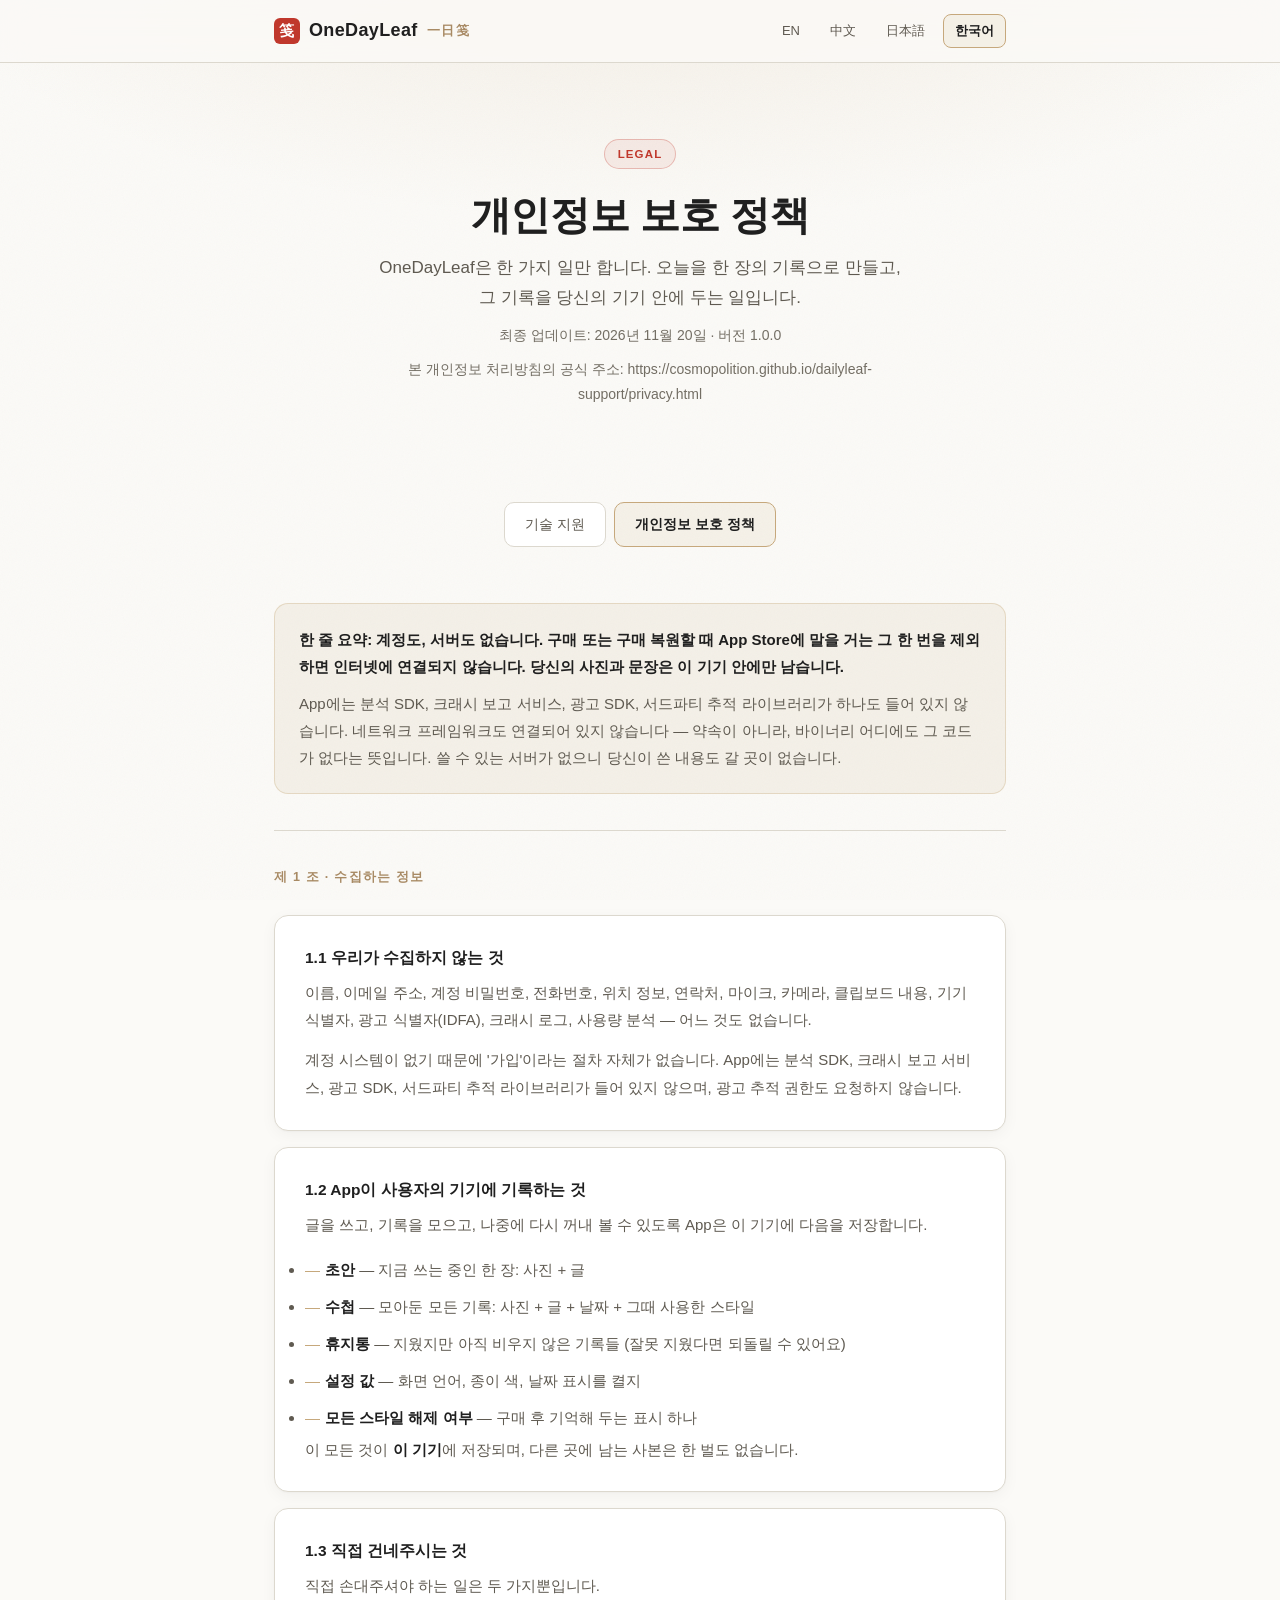
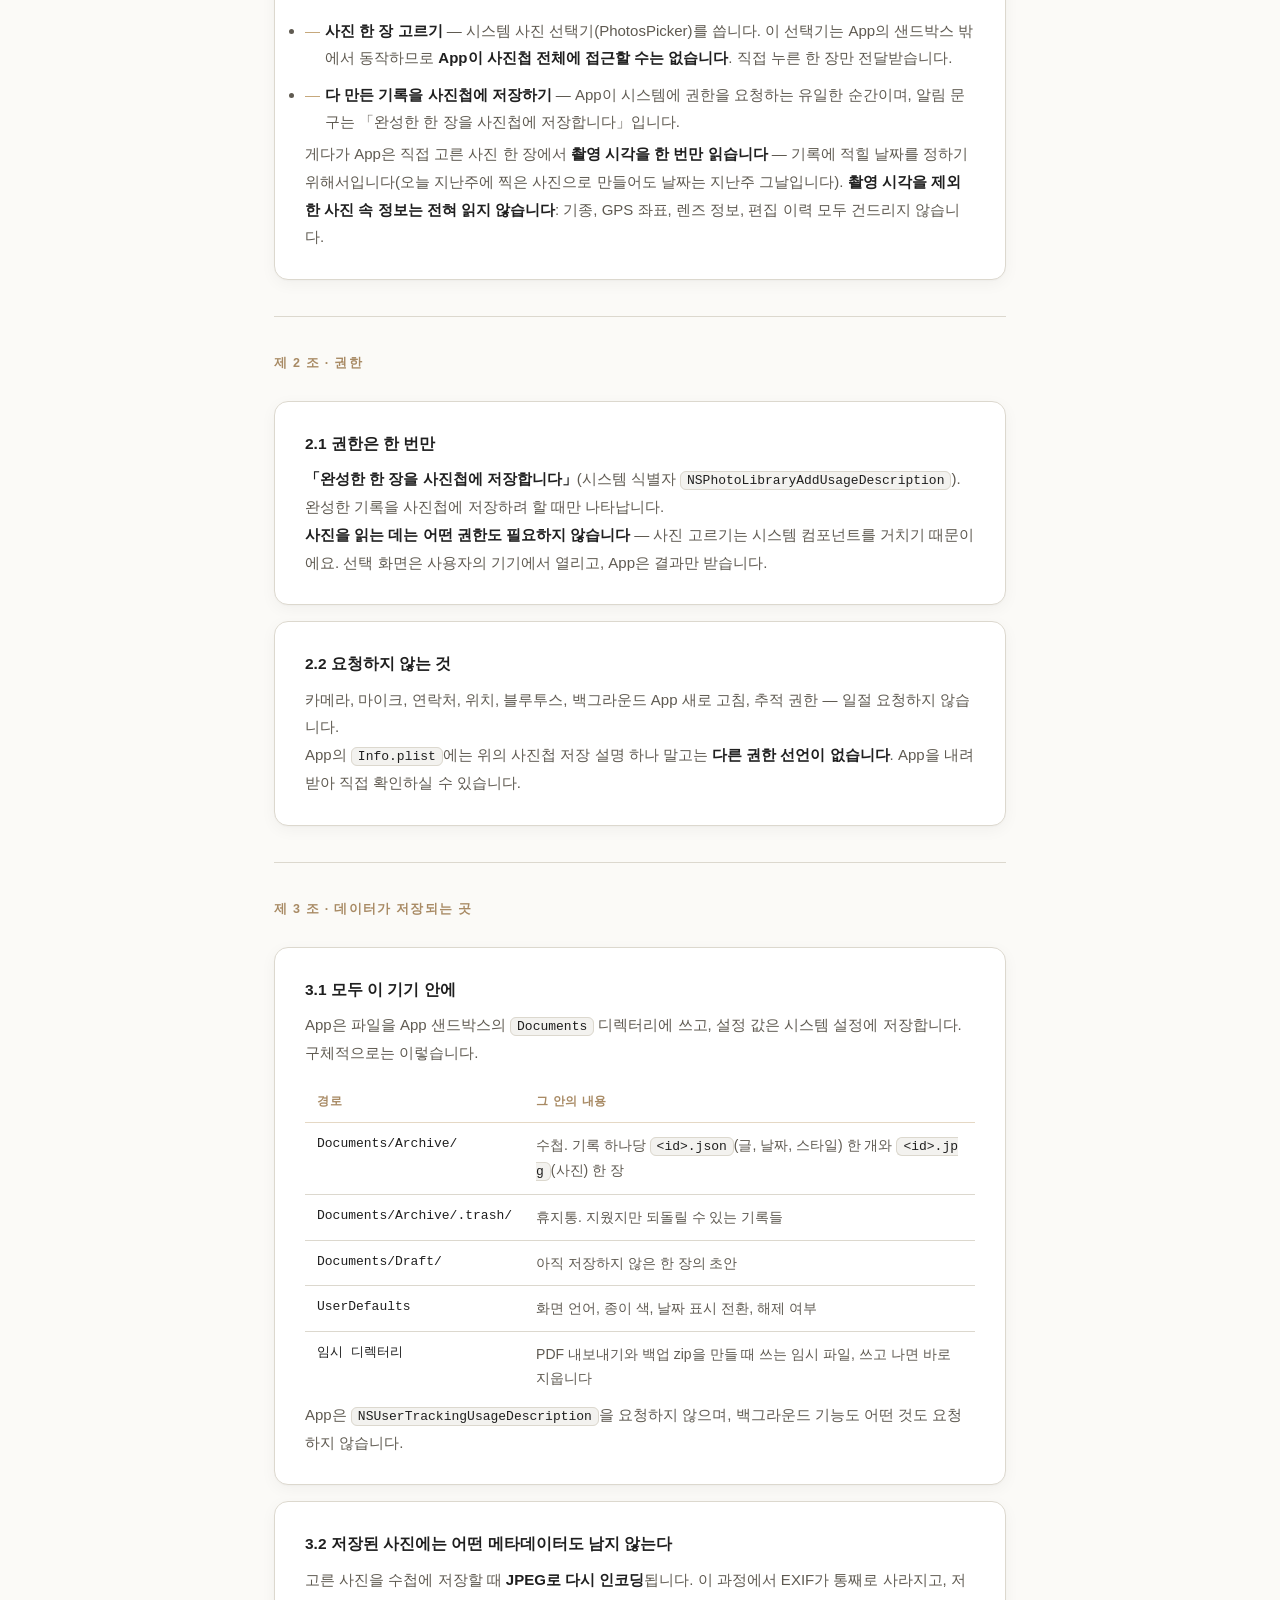
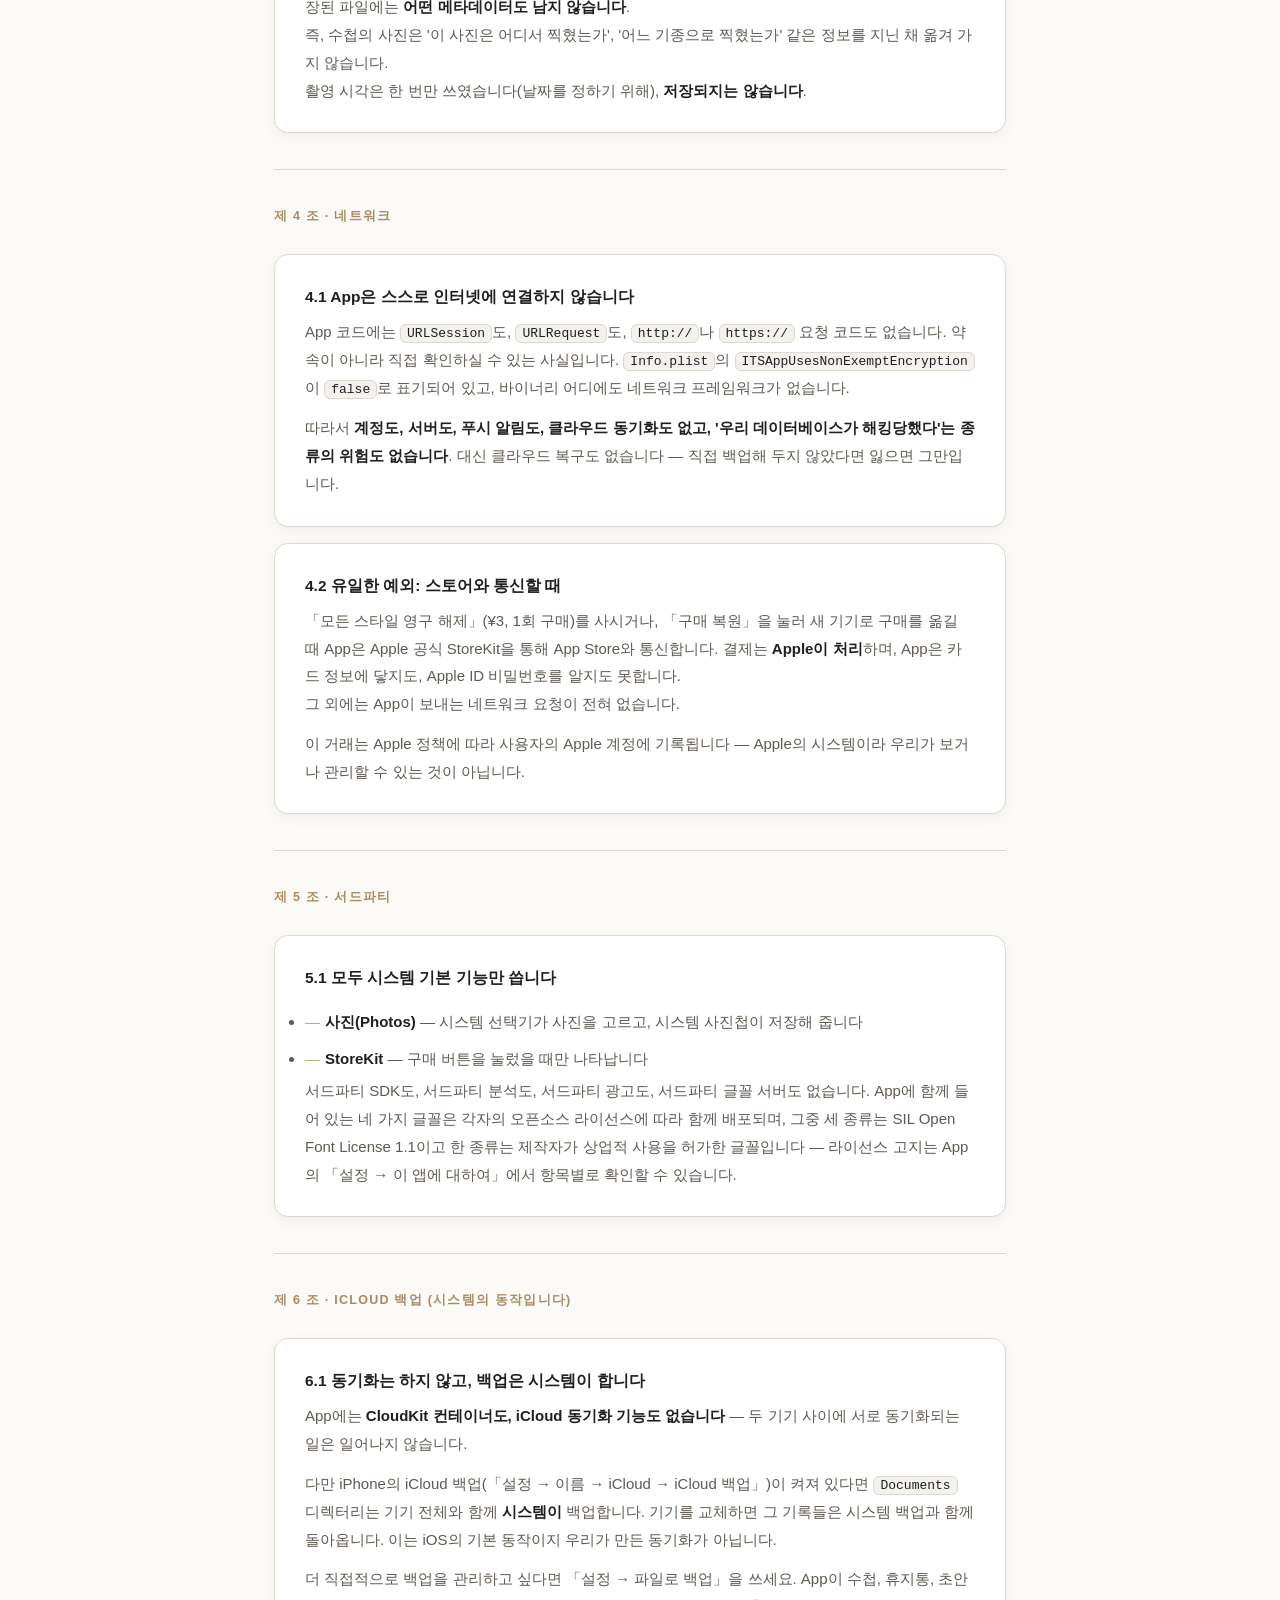
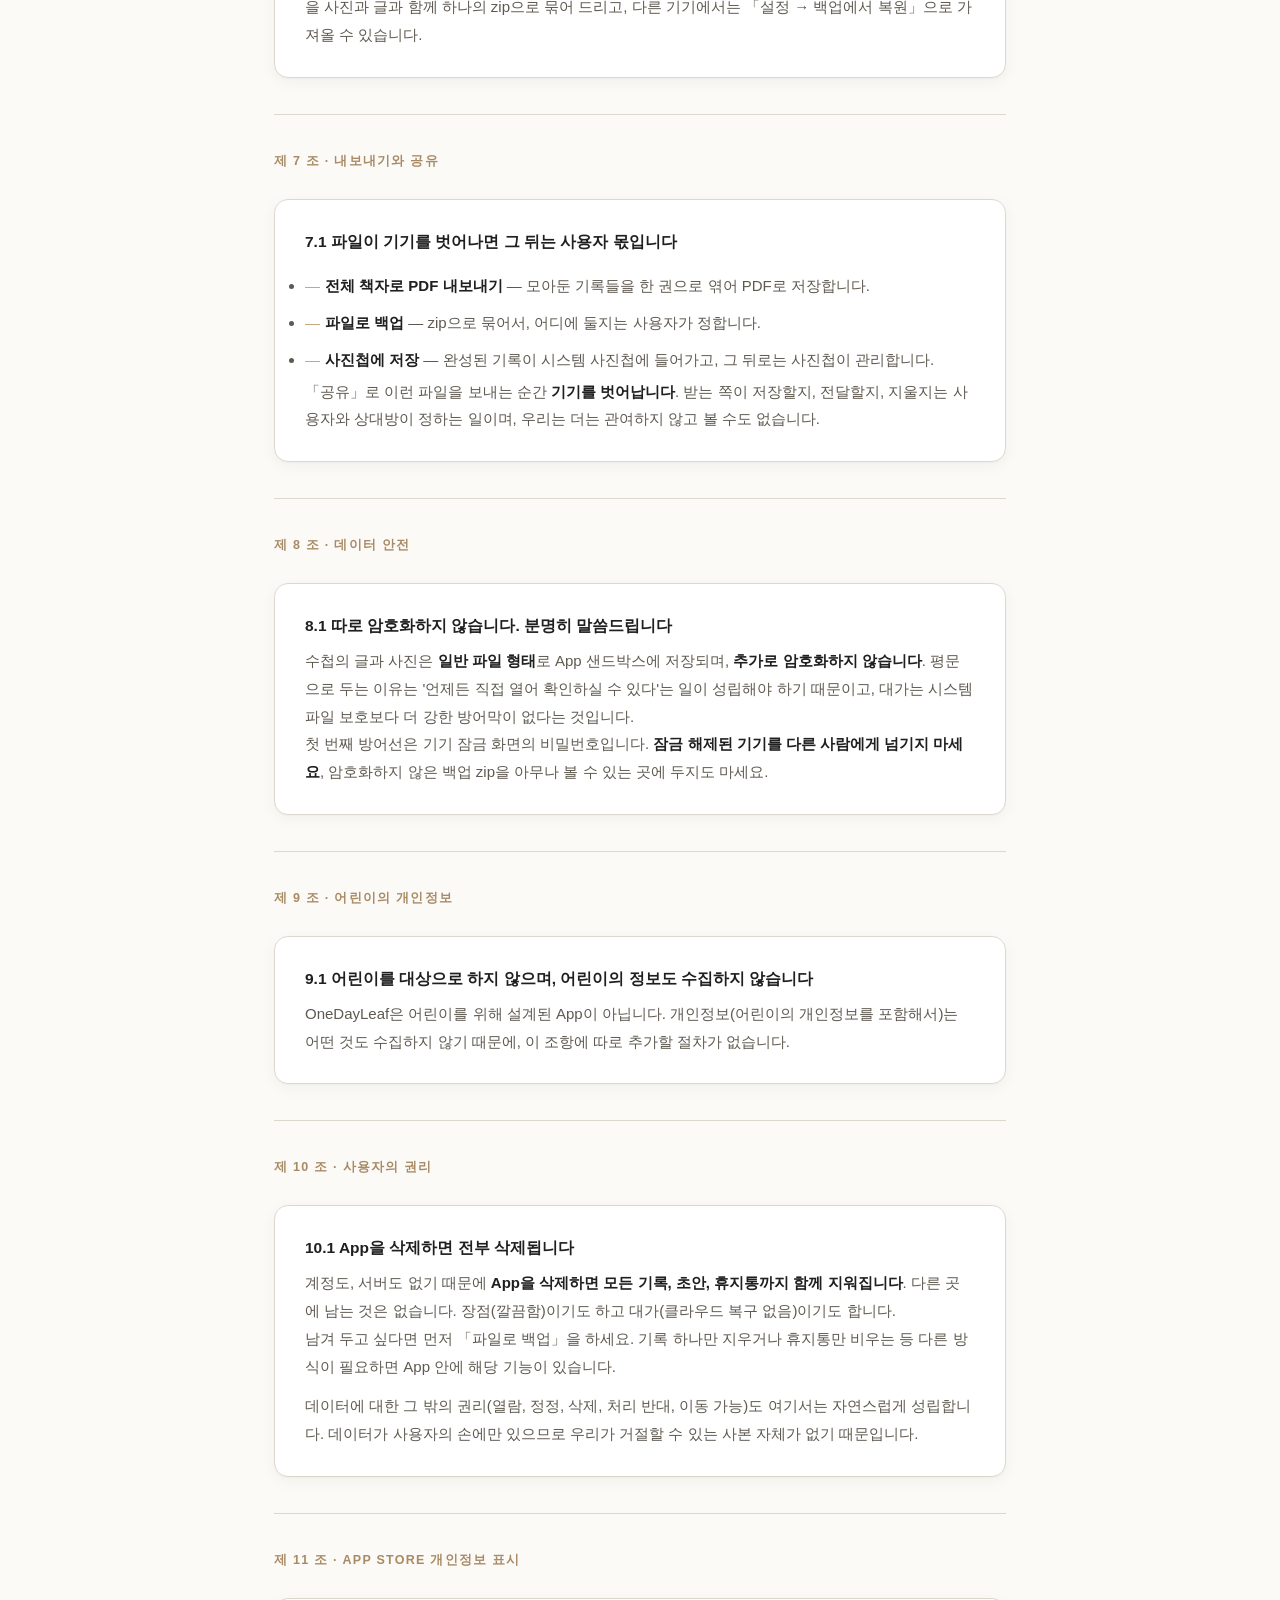
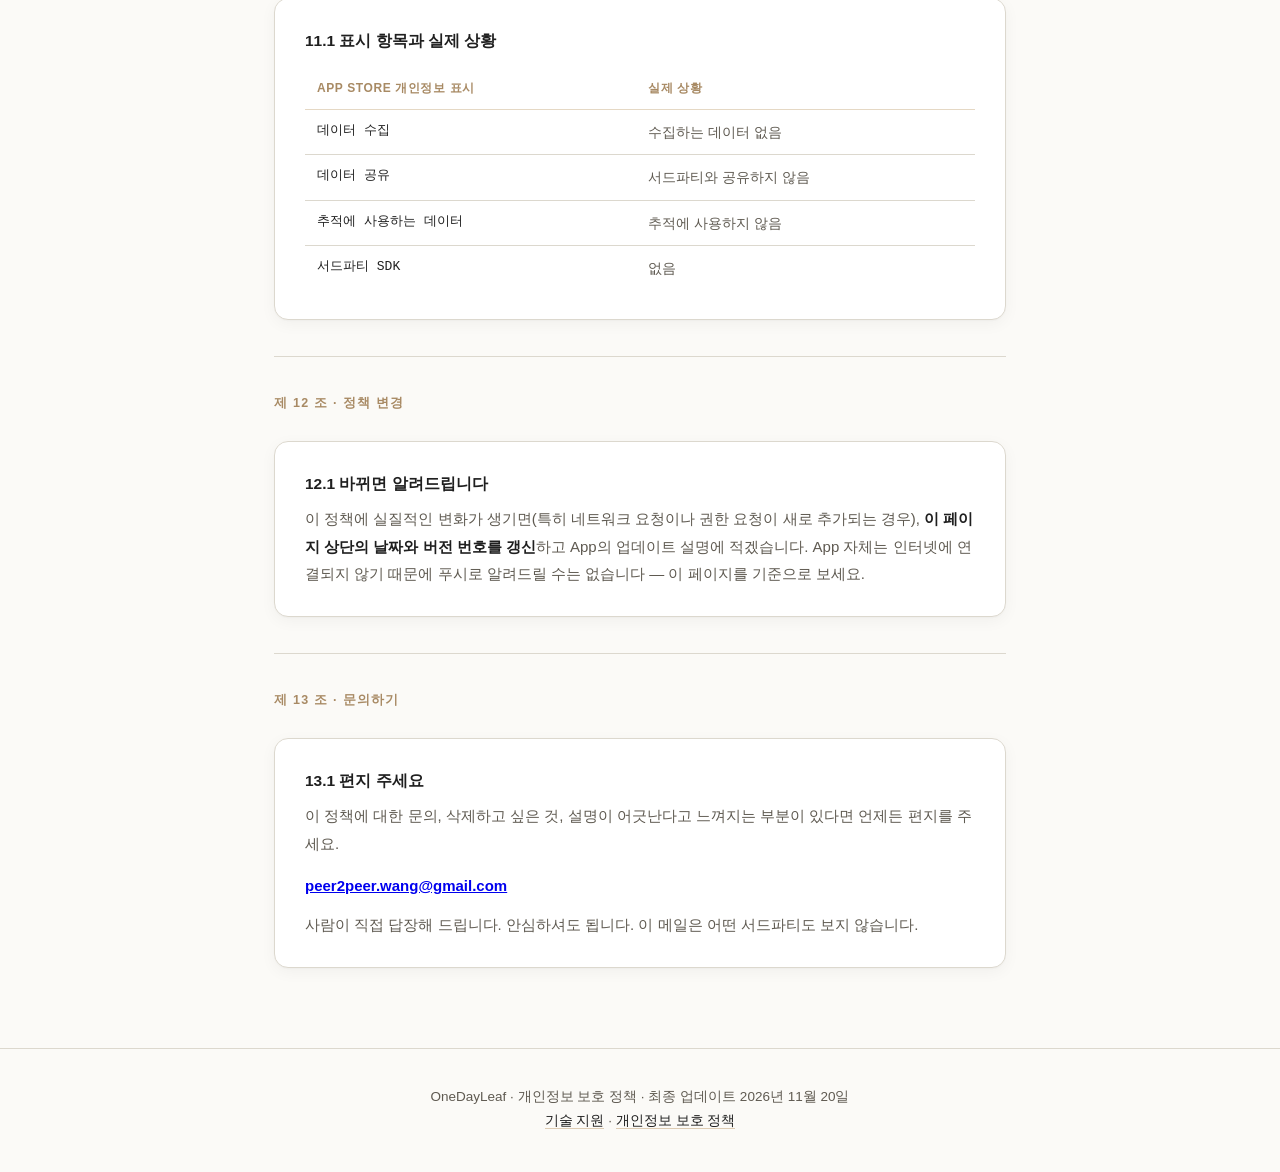
<file: ko/privacy.html>
<!DOCTYPE html>
<html lang="ko">
<head>
  <meta charset="UTF-8">
  <meta name="viewport" content="width=device-width, initial-scale=1.0">
  <meta name="description" content="OneDayLeaf 개인정보 보호 정책 — 계정도, 서버도 없습니다. 일회 구매할 때 App Store와 통신하는 경우를 제외하면 인터넷에 연결되지 않습니다. 당신의 사진과 문장은 이 기기 안에만 남습니다.">
  <title>개인정보 보호 정책 — OneDayLeaf</title>
  <link rel="stylesheet" href="../css/style.css">
</head>
<body>

<header>
  <div class="container">
    <a href="support.html" class="logo"><span class="mark">笺</span>OneDayLeaf<span class="latin">一日笺</span></a>
    <nav class="lang-switch">
      <a href="../en/privacy.html">EN</a>
      <a href="../zh/privacy.html">中文</a>
      <a href="../ja/privacy.html">日本語</a>
      <a href="#" class="active">한국어</a>
    </nav>
  </div>
</header>

<main>
  <div class="container">

    <div class="hero">
      <span class="badge">Legal</span>
      <h1>개인정보 보호 정책</h1>
      <p>OneDayLeaf은 한 가지 일만 합니다. 오늘을 한 장의 기록으로 만들고, 그 기록을 당신의 기기 안에 두는 일입니다.</p>
      <p class="updated">최종 업데이트: 2026년 11월 20일 · 버전 1.0.0</p>
      <p class="updated">본 개인정보 처리방침의 공식 주소: https://cosmopolition.github.io/dailyleaf-support/privacy.html</p>
    </div>

    <nav class="nav-pills">
      <a href="support.html">기술 지원</a>
      <a href="#" class="active">개인정보 보호 정책</a>
    </nav>

    <section>

      <div class="highlight-box">
        <p><strong>한 줄 요약: 계정도, 서버도 없습니다. 구매 또는 구매 복원할 때 App Store에 말을 거는 그 한 번을 제외하면 인터넷에 연결되지 않습니다. 당신의 사진과 문장은 이 기기 안에만 남습니다.</strong></p>
        <p style="margin-top:10px">App에는 분석 SDK, 크래시 보고 서비스, 광고 SDK, 서드파티 추적 라이브러리가 하나도 들어 있지 않습니다. 네트워크 프레임워크도 연결되어 있지 않습니다 — 약속이 아니라, 바이너리 어디에도 그 코드가 없다는 뜻입니다. 쓸 수 있는 서버가 없으니 당신이 쓴 내용도 갈 곳이 없습니다.</p>
      </div>

      <div class="divider"></div>

      <!-- 1 -->
      <p class="section-title">제 1 조 · 수집하는 정보</p>

      <div class="article">
        <h3>1.1 우리가 수집<strong>하지</strong> 않는 것</h3>
        <p>이름, 이메일 주소, 계정 비밀번호, 전화번호, 위치 정보, 연락처, 마이크, 카메라, 클립보드 내용, 기기 식별자, 광고 식별자(IDFA), 크래시 로그, 사용량 분석 — 어느 것도 없습니다.</p>
        <p>계정 시스템이 없기 때문에 '가입'이라는 절차 자체가 없습니다. App에는 분석 SDK, 크래시 보고 서비스, 광고 SDK, 서드파티 추적 라이브러리가 들어 있지 않으며, 광고 추적 권한도 요청하지 않습니다.</p>
      </div>

      <div class="article">
        <h3>1.2 App이 사용자의 기기에 기록하는 것</h3>
        <p>글을 쓰고, 기록을 모으고, 나중에 다시 꺼내 볼 수 있도록 App은 이 기기에 다음을 저장합니다.</p>
        <ul>
          <li><strong>초안</strong> — 지금 쓰는 중인 한 장: 사진 + 글</li>
          <li><strong>수첩</strong> — 모아둔 모든 기록: 사진 + 글 + 날짜 + 그때 사용한 스타일</li>
          <li><strong>휴지통</strong> — 지웠지만 아직 비우지 않은 기록들 (잘못 지웠다면 되돌릴 수 있어요)</li>
          <li><strong>설정 값</strong> — 화면 언어, 종이 색, 날짜 표시를 켤지</li>
          <li><strong>모든 스타일 해제 여부</strong> — 구매 후 기억해 두는 표시 하나</li>
        </ul>
        <p>이 모든 것이 <strong>이 기기</strong>에 저장되며, 다른 곳에 남는 사본은 한 벌도 없습니다.</p>
      </div>

      <div class="article">
        <h3>1.3 직접 건네주시는 것</h3>
        <p>직접 손대주셔야 하는 일은 두 가지뿐입니다.</p>
        <ul>
          <li><strong>사진 한 장 고르기</strong> — 시스템 사진 선택기(PhotosPicker)를 씁니다. 이 선택기는 App의 샌드박스 밖에서 동작하므로 <strong>App이 사진첩 전체에 접근할 수는 없습니다</strong>. 직접 누른 한 장만 전달받습니다.</li>
          <li><strong>다 만든 기록을 사진첩에 저장하기</strong> — App이 시스템에 권한을 요청하는 유일한 순간이며, 알림 문구는 「완성한 한 장을 사진첩에 저장합니다」입니다.</li>
        </ul>
        <p>게다가 App은 직접 고른 사진 한 장에서 <strong>촬영 시각을 한 번만 읽습니다</strong> — 기록에 적힐 날짜를 정하기 위해서입니다(오늘 지난주에 찍은 사진으로 만들어도 날짜는 지난주 그날입니다). <strong>촬영 시각을 제외한 사진 속 정보는 전혀 읽지 않습니다</strong>: 기종, GPS 좌표, 렌즈 정보, 편집 이력 모두 건드리지 않습니다.</p>
      </div>

      <div class="divider"></div>

      <!-- 2 -->
      <p class="section-title">제 2 조 · 권한</p>

      <div class="article">
        <h3>2.1 권한은 한 번만</h3>
        <p><strong>「완성한 한 장을 사진첩에 저장합니다」</strong>(시스템 식별자 <code>NSPhotoLibraryAddUsageDescription</code>). 완성한 기록을 사진첩에 저장하려 할 때만 나타납니다.<br>
        <strong>사진을 읽는 데는 어떤 권한도 필요하지 않습니다</strong> — 사진 고르기는 시스템 컴포넌트를 거치기 때문이에요. 선택 화면은 사용자의 기기에서 열리고, App은 결과만 받습니다.</p>
      </div>

      <div class="article">
        <h3>2.2 요청하지 않는 것</h3>
        <p>카메라, 마이크, 연락처, 위치, 블루투스, 백그라운드 App 새로 고침, 추적 권한 — 일절 요청하지 않습니다.<br>
        App의 <code>Info.plist</code>에는 위의 사진첩 저장 설명 하나 말고는 <strong>다른 권한 선언이 없습니다</strong>. App을 내려받아 직접 확인하실 수 있습니다.</p>
      </div>

      <div class="divider"></div>

      <!-- 3 -->
      <p class="section-title">제 3 조 · 데이터가 저장되는 곳</p>

      <div class="article">
        <h3>3.1 모두 이 기기 안에</h3>
        <p>App은 파일을 App 샌드박스의 <code>Documents</code> 디렉터리에 쓰고, 설정 값은 시스템 설정에 저장합니다. 구체적으로는 이렇습니다.</p>
        <table class="file-table">
          <thead><tr><th>경로</th><th>그 안의 내용</th></tr></thead>
          <tbody>
            <tr><td>Documents/Archive/</td><td>수첩. 기록 하나당 <code>&lt;id&gt;.json</code>(글, 날짜, 스타일) 한 개와 <code>&lt;id&gt;.jpg</code>(사진) 한 장</td></tr>
            <tr><td>Documents/Archive/.trash/</td><td>휴지통. 지웠지만 되돌릴 수 있는 기록들</td></tr>
            <tr><td>Documents/Draft/</td><td>아직 저장하지 않은 한 장의 초안</td></tr>
            <tr><td>UserDefaults</td><td>화면 언어, 종이 색, 날짜 표시 전환, 해제 여부</td></tr>
            <tr><td>임시 디렉터리</td><td>PDF 내보내기와 백업 zip을 만들 때 쓰는 임시 파일, 쓰고 나면 바로 지웁니다</td></tr>
          </tbody>
        </table>
        <p>App은 <code>NSUserTrackingUsageDescription</code>을 요청하지 않으며, 백그라운드 기능도 어떤 것도 요청하지 않습니다.</p>
      </div>

      <div class="article">
        <h3>3.2 저장된 사진에는 어떤 메타데이터도 남지 않는다</h3>
        <p>고른 사진을 수첩에 저장할 때 <strong>JPEG로 다시 인코딩</strong>됩니다. 이 과정에서 EXIF가 통째로 사라지고, 저장된 파일에는 <strong>어떤 메타데이터도 남지 않습니다</strong>.<br>
        즉, 수첩의 사진은 '이 사진은 어디서 찍혔는가', '어느 기종으로 찍혔는가' 같은 정보를 지닌 채 옮겨 가지 않습니다.<br>
        촬영 시각은 한 번만 쓰였습니다(날짜를 정하기 위해), <strong>저장되지는 않습니다</strong>.</p>
      </div>

      <div class="divider"></div>

      <!-- 4 -->
      <p class="section-title">제 4 조 · 네트워크</p>

      <div class="article">
        <h3>4.1 App은 스스로 인터넷에 연결하지 않습니다</h3>
        <p>App 코드에는 <code>URLSession</code>도, <code>URLRequest</code>도, <code>http://</code>나 <code>https://</code> 요청 코드도 없습니다. 약속이 아니라 직접 확인하실 수 있는 사실입니다. <code>Info.plist</code>의 <code>ITSAppUsesNonExemptEncryption</code>이 <code>false</code>로 표기되어 있고, 바이너리 어디에도 네트워크 프레임워크가 없습니다.</p>
        <p>따라서 <strong>계정도, 서버도, 푸시 알림도, 클라우드 동기화도 없고, '우리 데이터베이스가 해킹당했다'는 종류의 위험도 없습니다</strong>. 대신 클라우드 복구도 없습니다 — 직접 백업해 두지 않았다면 잃으면 그만입니다.</p>
      </div>

      <div class="article">
        <h3>4.2 유일한 예외: 스토어와 통신할 때</h3>
        <p>「모든 스타일 영구 해제」(¥3, 1회 구매)를 사시거나, 「구매 복원」을 눌러 새 기기로 구매를 옮길 때 App은 Apple 공식 StoreKit을 통해 App Store와 통신합니다. 결제는 <strong>Apple이 처리</strong>하며, App은 카드 정보에 닿지도, Apple ID 비밀번호를 알지도 못합니다.<br>
        그 외에는 App이 보내는 네트워크 요청이 전혀 없습니다.</p>
        <p>이 거래는 Apple 정책에 따라 사용자의 Apple 계정에 기록됩니다 — Apple의 시스템이라 우리가 보거나 관리할 수 있는 것이 아닙니다.</p>
      </div>

      <div class="divider"></div>

      <!-- 5 -->
      <p class="section-title">제 5 조 · 서드파티</p>

      <div class="article">
        <h3>5.1 모두 시스템 기본 기능만 씁니다</h3>
        <ul>
          <li><strong>사진(Photos)</strong> — 시스템 선택기가 사진을 고르고, 시스템 사진첩이 저장해 줍니다</li>
          <li><strong>StoreKit</strong> — 구매 버튼을 눌렀을 때만 나타납니다</li>
        </ul>
        <p>서드파티 SDK도, 서드파티 분석도, 서드파티 광고도, 서드파티 글꼴 서버도 없습니다. App에 함께 들어 있는 네 가지 글꼴은 각자의 오픈소스 라이선스에 따라 함께 배포되며, 그중 세 종류는 SIL Open Font License 1.1이고 한 종류는 제작자가 상업적 사용을 허가한 글꼴입니다 — 라이선스 고지는 App의 「설정 → 이 앱에 대하여」에서 항목별로 확인할 수 있습니다.</p>
      </div>

      <div class="divider"></div>

      <!-- 6 -->
      <p class="section-title">제 6 조 · iCloud 백업 (시스템의 동작입니다)</p>

      <div class="article">
        <h3>6.1 동기화는 하지 않고, 백업은 시스템이 합니다</h3>
        <p>App에는 <strong>CloudKit 컨테이너도, iCloud 동기화 기능도 없습니다</strong> — 두 기기 사이에 서로 동기화되는 일은 일어나지 않습니다.</p>
        <p>다만 iPhone의 iCloud 백업(「설정 → 이름 → iCloud → iCloud 백업」)이 켜져 있다면 <code>Documents</code> 디렉터리는 기기 전체와 함께 <strong>시스템이</strong> 백업합니다. 기기를 교체하면 그 기록들은 시스템 백업과 함께 돌아옵니다. 이는 iOS의 기본 동작이지 우리가 만든 동기화가 아닙니다.</p>
        <p>더 직접적으로 백업을 관리하고 싶다면 「설정 → 파일로 백업」을 쓰세요. App이 수첩, 휴지통, 초안을 사진과 글과 함께 하나의 zip으로 묶어 드리고, 다른 기기에서는 「설정 → 백업에서 복원」으로 가져올 수 있습니다.</p>
      </div>

      <div class="divider"></div>

      <!-- 7 -->
      <p class="section-title">제 7 조 · 내보내기와 공유</p>

      <div class="article">
        <h3>7.1 파일이 기기를 벗어나면 그 뒤는 사용자 몫입니다</h3>
        <ul>
          <li><strong>전체 책자로 PDF 내보내기</strong> — 모아둔 기록들을 한 권으로 엮어 PDF로 저장합니다.</li>
          <li><strong>파일로 백업</strong> — zip으로 묶어서, 어디에 둘지는 사용자가 정합니다.</li>
          <li><strong>사진첩에 저장</strong> — 완성된 기록이 시스템 사진첩에 들어가고, 그 뒤로는 사진첩이 관리합니다.</li>
        </ul>
        <p>「공유」로 이런 파일을 보내는 순간 <strong>기기를 벗어납니다</strong>. 받는 쪽이 저장할지, 전달할지, 지울지는 사용자와 상대방이 정하는 일이며, 우리는 더는 관여하지 않고 볼 수도 없습니다.</p>
      </div>

      <div class="divider"></div>

      <!-- 8 -->
      <p class="section-title">제 8 조 · 데이터 안전</p>

      <div class="article">
        <h3>8.1 따로 암호화하지 않습니다. 분명히 말씀드립니다</h3>
        <p>수첩의 글과 사진은 <strong>일반 파일 형태</strong>로 App 샌드박스에 저장되며, <strong>추가로 암호화하지 않습니다</strong>. 평문으로 두는 이유는 '언제든 직접 열어 확인하실 수 있다'는 일이 성립해야 하기 때문이고, 대가는 시스템 파일 보호보다 더 강한 방어막이 없다는 것입니다.<br>
        첫 번째 방어선은 기기 잠금 화면의 비밀번호입니다. <strong>잠금 해제된 기기를 다른 사람에게 넘기지 마세요</strong>, 암호화하지 않은 백업 zip을 아무나 볼 수 있는 곳에 두지도 마세요.</p>
      </div>

      <div class="divider"></div>

      <!-- 9 -->
      <p class="section-title">제 9 조 · 어린이의 개인정보</p>

      <div class="article">
        <h3>9.1 어린이를 대상으로 하지 않으며, 어린이의 정보도 수집하지 않습니다</h3>
        <p>OneDayLeaf은 어린이를 위해 설계된 App이 아닙니다. 개인정보(어린이의 개인정보를 포함해서)는 어떤 것도 수집하지 않기 때문에, 이 조항에 따로 추가할 절차가 없습니다.</p>
      </div>

      <div class="divider"></div>

      <!-- 10 -->
      <p class="section-title">제 10 조 · 사용자의 권리</p>

      <div class="article">
        <h3>10.1 App을 삭제하면 전부 삭제됩니다</h3>
        <p>계정도, 서버도 없기 때문에 <strong>App을 삭제하면 모든 기록, 초안, 휴지통까지 함께 지워집니다</strong>. 다른 곳에 남는 것은 없습니다. 장점(깔끔함)이기도 하고 대가(클라우드 복구 없음)이기도 합니다.<br>
        남겨 두고 싶다면 먼저 「파일로 백업」을 하세요. 기록 하나만 지우거나 휴지통만 비우는 등 다른 방식이 필요하면 App 안에 해당 기능이 있습니다.</p>
        <p>데이터에 대한 그 밖의 권리(열람, 정정, 삭제, 처리 반대, 이동 가능)도 여기서는 자연스럽게 성립합니다. 데이터가 사용자의 손에만 있으므로 우리가 거절할 수 있는 사본 자체가 없기 때문입니다.</p>
      </div>

      <div class="divider"></div>

      <!-- 11 -->
      <p class="section-title">제 11 조 · App Store 개인정보 표시</p>

      <div class="article">
        <h3>11.1 표시 항목과 실제 상황</h3>
        <table class="file-table">
          <thead><tr><th>App Store 개인정보 표시</th><th>실제 상황</th></tr></thead>
          <tbody>
            <tr><td>데이터 수집</td><td>수집하는 데이터 없음</td></tr>
            <tr><td>데이터 공유</td><td>서드파티와 공유하지 않음</td></tr>
            <tr><td>추적에 사용하는 데이터</td><td>추적에 사용하지 않음</td></tr>
            <tr><td>서드파티 SDK</td><td>없음</td></tr>
          </tbody>
        </table>
      </div>

      <div class="divider"></div>

      <!-- 12 -->
      <p class="section-title">제 12 조 · 정책 변경</p>

      <div class="article">
        <h3>12.1 바뀌면 알려드립니다</h3>
        <p>이 정책에 실질적인 변화가 생기면(특히 네트워크 요청이나 권한 요청이 새로 추가되는 경우), <strong>이 페이지 상단의 날짜와 버전 번호를 갱신</strong>하고 App의 업데이트 설명에 적겠습니다. App 자체는 인터넷에 연결되지 않기 때문에 푸시로 알려드릴 수는 없습니다 — 이 페이지를 기준으로 보세요.</p>
      </div>

      <div class="divider"></div>

      <!-- 13 -->
      <p class="section-title">제 13 조 · 문의하기</p>

      <div class="article">
        <h3>13.1 편지 주세요</h3>
        <p>이 정책에 대한 문의, 삭제하고 싶은 것, 설명이 어긋난다고 느껴지는 부분이 있다면 언제든 편지를 주세요.</p>
        <p style="margin-top:14px"><strong><a href="mailto:peer2peer.wang@gmail.com">peer2peer.wang@gmail.com</a></strong></p>
        <p style="margin-top:12px">사람이 직접 답장해 드립니다. 안심하셔도 됩니다. 이 메일은 어떤 서드파티도 보지 않습니다.</p>
      </div>

    </section>

  </div>
</main>

<footer>
  <div class="container">
    <p>OneDayLeaf · 개인정보 보호 정책 · 최종 업데이트 2026년 11월 20일<br>
    <a href="support.html">기술 지원</a> · <a href="privacy.html">개인정보 보호 정책</a></p>
  </div>
</footer>

</body>
</html>
</file>
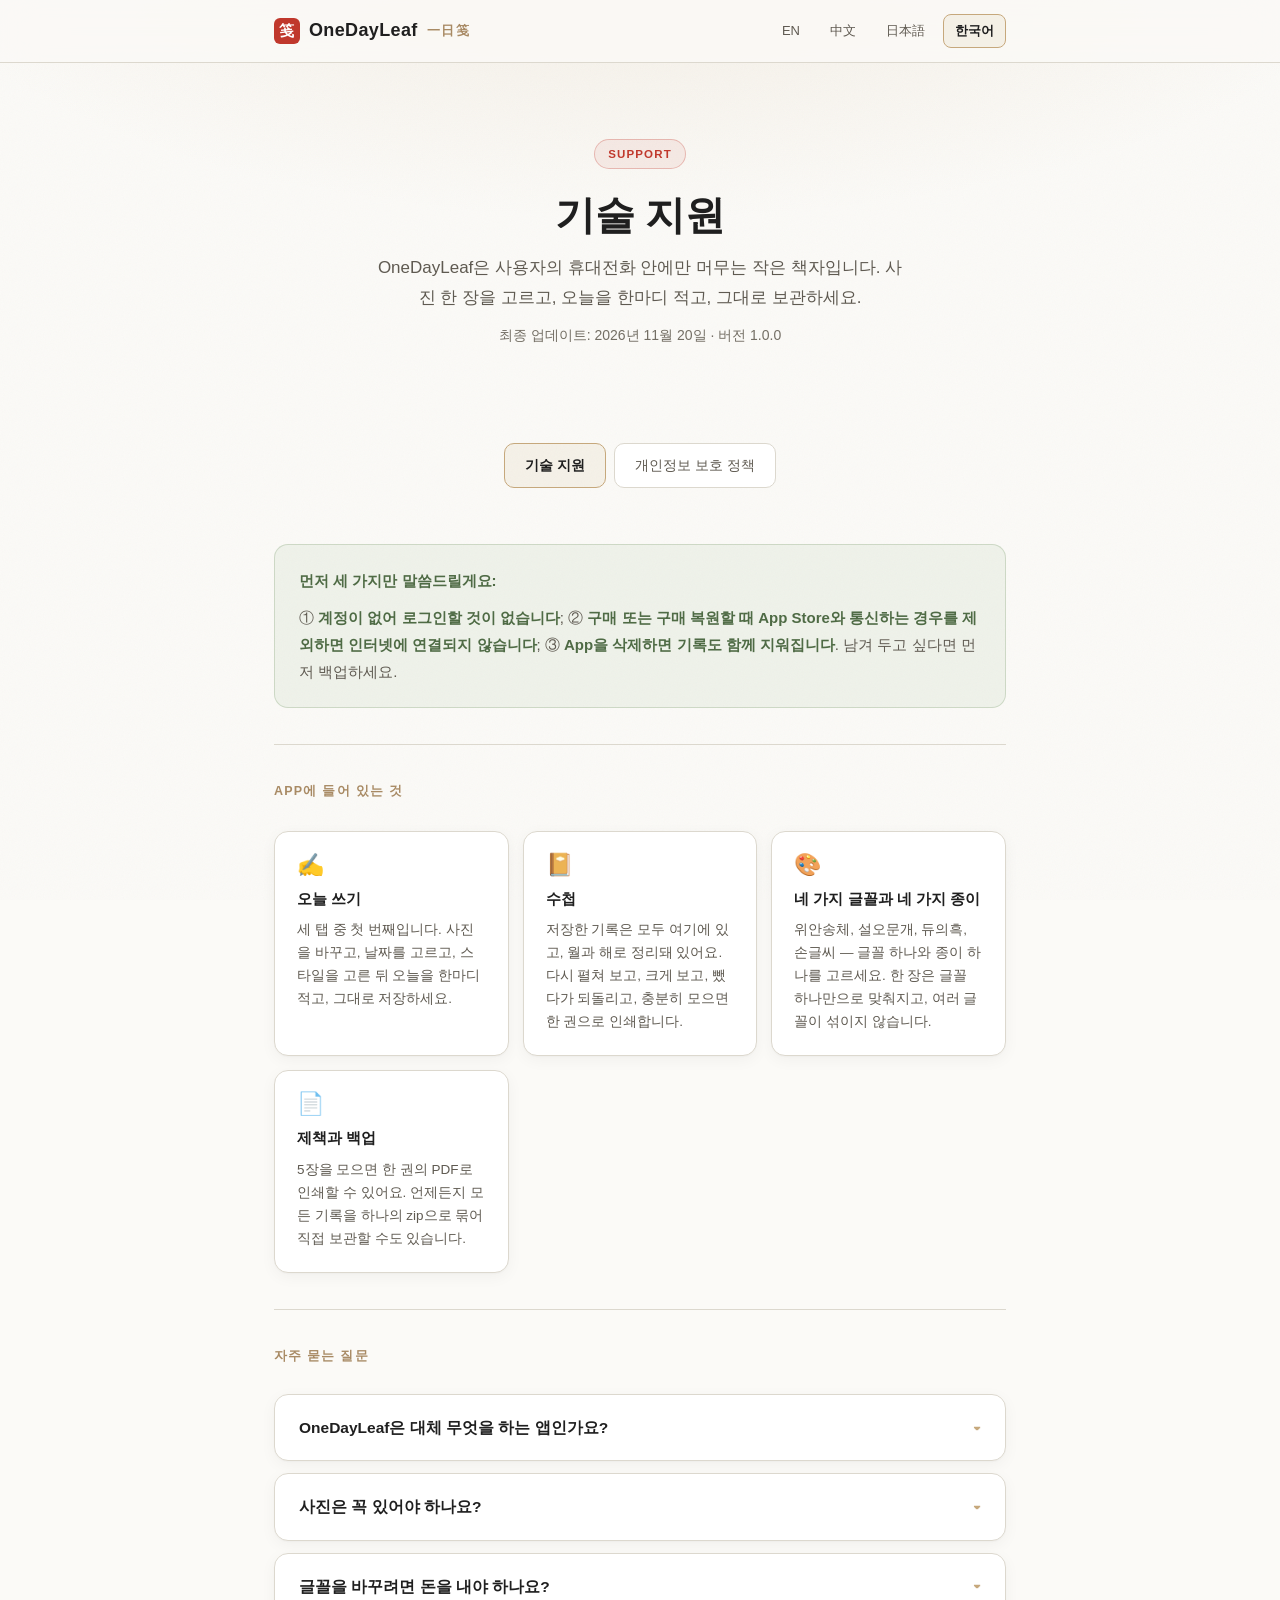
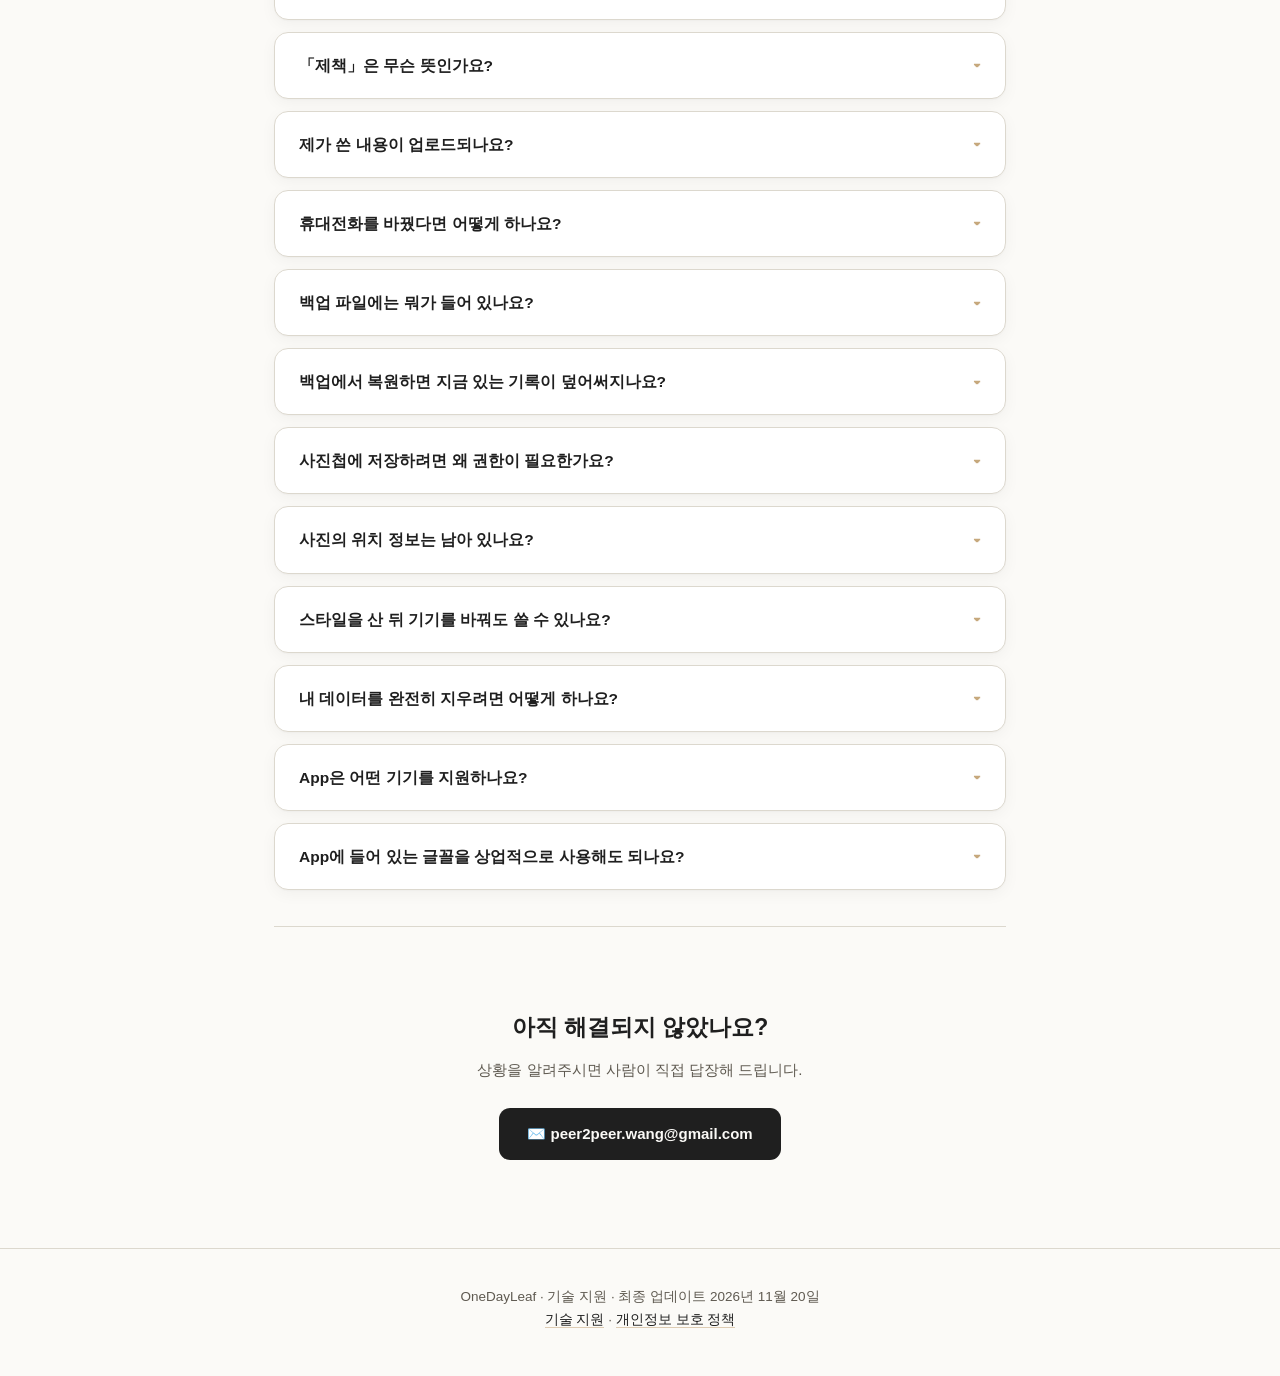
<file: ko/support.html>
<!DOCTYPE html>
<html lang="ko">
<head>
  <meta charset="UTF-8">
  <meta name="viewport" content="width=device-width, initial-scale=1.0">
  <meta name="description" content="OneDayLeaf 기술 지원 — 한 장을 쓰는 법, 책자로 묶는 법, 백업 방법, 데이터가 저장되는 곳, 구매 복원 방법.">
  <title>기술 지원 — OneDayLeaf</title>
  <link rel="stylesheet" href="../css/style.css">
</head>
<body>

<header>
  <div class="container">
    <a href="support.html" class="logo"><span class="mark">笺</span>OneDayLeaf<span class="latin">一日笺</span></a>
    <nav class="lang-switch">
      <a href="../en/support.html">EN</a>
      <a href="../zh/support.html">中文</a>
      <a href="../ja/support.html">日本語</a>
      <a href="#" class="active">한국어</a>
    </nav>
  </div>
</header>

<main>
  <div class="container">

    <div class="hero">
      <span class="badge">Support</span>
      <h1>기술 지원</h1>
      <p>OneDayLeaf은 사용자의 휴대전화 안에만 머무는 작은 책자입니다. 사진 한 장을 고르고, 오늘을 한마디 적고, 그대로 보관하세요.</p>
      <p class="updated">최종 업데이트: 2026년 11월 20일 · 버전 1.0.0</p>
    </div>

    <nav class="nav-pills">
      <a href="#" class="active">기술 지원</a>
      <a href="privacy.html">개인정보 보호 정책</a>
    </nav>

    <section>

      <div class="highlight-box green">
        <p><strong>먼저 세 가지만 말씀드릴게요:</strong></p>
        <p style="margin-top:10px">① <strong>계정이 없어 로그인할 것이 없습니다</strong>; ② <strong>구매 또는 구매 복원할 때 App Store와 통신하는 경우를 제외하면 인터넷에 연결되지 않습니다</strong>; ③ <strong>App을 삭제하면 기록도 함께 지워집니다</strong>. 남겨 두고 싶다면 먼저 백업하세요.</p>
      </div>

      <div class="divider"></div>

      <p class="section-title">App에 들어 있는 것</p>

      <div class="features-grid">
        <div class="feature-card">
          <span class="emoji">✍️</span>
          <h3>오늘 쓰기</h3>
          <p>세 탭 중 첫 번째입니다. 사진을 바꾸고, 날짜를 고르고, 스타일을 고른 뒤 오늘을 한마디 적고, 그대로 저장하세요.</p>
        </div>
        <div class="feature-card">
          <span class="emoji">📔</span>
          <h3>수첩</h3>
          <p>저장한 기록은 모두 여기에 있고, 월과 해로 정리돼 있어요. 다시 펼쳐 보고, 크게 보고, 뺐다가 되돌리고, 충분히 모으면 한 권으로 인쇄합니다.</p>
        </div>
        <div class="feature-card">
          <span class="emoji">🎨</span>
          <h3>네 가지 글꼴과 네 가지 종이</h3>
          <p>위안송체, 설오문개, 듀의흑, 손글씨 — 글꼴 하나와 종이 하나를 고르세요. 한 장은 글꼴 하나만으로 맞춰지고, 여러 글꼴이 섞이지 않습니다.</p>
        </div>
        <div class="feature-card">
          <span class="emoji">📄</span>
          <h3>제책과 백업</h3>
          <p>5장을 모으면 한 권의 PDF로 인쇄할 수 있어요. 언제든지 모든 기록을 하나의 zip으로 묶어 직접 보관할 수도 있습니다.</p>
        </div>
      </div>

      <div class="divider"></div>

      <p class="section-title">자주 묻는 질문</p>

      <details class="faq-item">
        <summary>OneDayLeaf은 대체 무엇을 하는 앱인가요?<span class="arrow">▾</span></summary>
        <div class="answer">
          <p>하루 한 장의 기록 카드입니다. 오늘 찍은 사진 한 장을 고르고, 한마디를 적습니다(안 적어도 괜찮아요). App이 그것을 한 장의 기록으로 배치해 줍니다 — 종이 색과 글씨, 붉은 도장이 있는 카드예요.</p>
          <p>적고 나면 수첩에 저장됩니다. 충분히 모이면 한 권의 PDF로 인쇄해서 남겨 둘 수 있어요.</p>
        </div>
      </details>

      <details class="faq-item">
        <summary>사진은 꼭 있어야 하나요?<span class="arrow">▾</span></summary>
        <div class="answer">
          <p>아니요. 글만 쓰고 사진을 고르지 않아도 됩니다 — 비어 있는 기록도 그대로 저장되고, 인쇄도 돼요.</p>
          <p>사진은 시스템 사진 선택기로 고릅니다. 직접 누른 한 장만 App이 받기 때문에, 사진첩의 다른 내용은 건드리지 않습니다.</p>
        </div>
      </details>

      <details class="faq-item">
        <summary>글꼴을 바꾸려면 돈을 내야 하나요?<span class="arrow">▾</span></summary>
        <div class="answer">
          <p>App 안에는 인앱 구매가 하나 있습니다. 「모든 스타일 영구 해제」, <strong>¥3, 1회 구매</strong>입니다. 사시면 네 가지 글꼴과 네 가지 종이 색이 모두 열리고, 구독도 만료도 없습니다.</p>
          <p>구매하기 전에도 App에 이미 들어 있는 스타일은 그대로 쓸 수 있어요 — 이 구매는 '전부'를 사는 것이지 '쓸 수 있게 하는 티켓'이 아닙니다.</p>
        </div>
      </details>

      <details class="faq-item">
        <summary>「제책」은 무슨 뜻인가요?<span class="arrow">▾</span></summary>
        <div class="answer">
          <p>수첩에 <strong>5장</strong>이 모이면, 그 기록들을 한 권의 책으로 묶을 수 있어요 — 표지도, 목차도, 쪽번호도 있는 책 말입니다. 배치한 뒤에는 그대로 PDF로 내보내거나 이 책을 공유할 수 있습니다.</p>
          <p>제책 내보내기는 무료예요. 따로 구매할 필요는 없습니다.</p>
        </div>
      </details>

      <details class="faq-item">
        <summary>제가 쓴 내용이 업로드되나요?<span class="arrow">▾</span></summary>
        <div class="answer">
          <p>안 돼요. App 코드에는 <code>URLSession</code>도, <code>URLRequest</code>도, http 요청 코드도 없습니다. 보낼 서버도, 보낼 계정도 없습니다.</p>
          <p>유일한 네트워크 통신은 구매 버튼을 눌렀을 때, 또는 「구매 복원」을 눌렀을 때의 App Store와의 handshake이고, 결제는 Apple이 처리해요. 자세한 내용은 <a href="privacy.html">개인정보 보호 정책</a>을 보세요.</p>
        </div>
      </details>

      <details class="faq-item">
        <summary>휴대전화를 바꿨다면 어떻게 하나요?<span class="arrow">▾</span></summary>
        <div class="answer">
          <p>원하는 쪽에 따라 두 가지 방법이 있어요.</p>
          <p><strong>① 시스템에 따르게 하기</strong> — iPhone의 iCloud 백업(「설정 → 이름 → iCloud → iCloud 백업」)이 켜져 있다면 수첩은 기기 백업과 함께 옮겨 가고, 새 기기에 App을 설치하면 그대로 돌아옵니다. 다만 이는 iOS의 백업 동작이며, 두 기기 사이의 실시간 동기화가 <strong>아닙니다</strong>.</p>
          <p><strong>② 직접 가져가기</strong> — 예전 휴대전화에서 「설정 → 파일로 백업」을 하면 <code>OneDayLeaf-백업.zip</code> 파일을 얻습니다. 원하는 방법으로 새 휴대전화에 옮긴 뒤, 새 기기의 「설정 → 백업에서 복원」에서 가져오면 됩니다.</p>
        </div>
      </details>

      <details class="faq-item">
        <summary>백업 파일에는 뭐가 들어 있나요?<span class="arrow">▾</span></summary>
        <div class="answer">
          <p>하나의 zip이고, 안에 세 부분이 들어 있습니다.</p>
          <table class="file-table">
            <thead><tr><th>디렉터리</th><th>내용</th></tr></thead>
            <tbody>
              <tr><td>Archive/</td><td>수첩. 기록 하나당 json 하나(글, 날짜, 스타일) + jpg 한 장(사진)</td></tr>
              <tr><td>Archive/.trash/</td><td>휴지통에 아직 비우지 않은 기록들</td></tr>
              <tr><td>Draft/</td><td>아직 저장하지 않은 한 장의 초안</td></tr>
            </tbody>
          </table>
          <p>설정 값(언어, 종이 색, 날짜 표시)은 백업에 들어 있지 않습니다 — 기기 설정이라, 기기를 바꾸면 다시 고르시면 됩니다.</p>
        </div>
      </details>

      <details class="faq-item">
        <summary>백업에서 복원하면 지금 있는 기록이 덮어써지나요?<span class="arrow">▾</span></summary>
        <div class="answer">
          <p>안 돼요. 복원은 <strong>가져오기</strong>입니다. 백업에 있는 기록들이 수첩으로 들어올 뿐, 지금 있는 것은 비워지지 않습니다. 가져오기 전에 App이 백업에 몇 장이 있는지 알려주고, 확인한 뒤에만 진행됩니다.</p>
          <p>백업에 초안이 들어 있고 이 기기에 지금 초안이 없다면, 그 초안도 함께 복원됩니다.</p>
        </div>
      </details>

      <details class="faq-item">
        <summary>사진첩에 저장하려면 왜 권한이 필요한가요?<span class="arrow">▾</span></summary>
        <div class="answer">
          <p>이 권한 하나뿐입니다. 「완성한 한 장을 사진첩에 저장합니다」 — 이것은 <strong>쓰기</strong> 권한이지 읽기 권한이 아닙니다.</p>
          <p>사진을 읽는 데는 어떤 권한도 필요하지 않아요 — 선택기는 시스템 컴포넌트가 기기 안에서 선택을 끝내고, App은 결과만 받습니다. 카메라, 마이크, 위치, 연락처는 일절 요청하지 않습니다.</p>
        </div>
      </details>

      <details class="faq-item">
        <summary>사진의 위치 정보는 남아 있나요?<span class="arrow">▾</span></summary>
        <div class="answer">
          <p>안 남아요. 사진이 수첩에 저장될 때 JPEG로 다시 인코딩되면서, 저장된 파일에는 어떤 메타데이터도 남지 않습니다 —— EXIF의 기종, GPS 좌표는 모두 버려집니다.</p>
          <p>촬영 시각만 예외입니다. App은 그것을 한 번 읽어 기록에 적힐 날짜를 정하는 데 쓰지만, <strong>읽고 나면 저장하지 않습니다</strong>.</p>
          <p>즉, 기록이 '이 사진은 어디서 찍혔는가'를 함께 들고 다니지 않습니다.</p>
        </div>
      </details>

      <details class="faq-item">
        <summary>스타일을 산 뒤 기기를 바꿔도 쓸 수 있나요?<span class="arrow">▾</span></summary>
        <div class="answer">
          <p>가능해요. 새 기기에서 App을 열고 구매 화면에서 「<strong>이미 구매하셨나요? 구매 복원</strong>」을 누르면, 같은 Apple 계정으로 구매를 새 기기에 복원할 수 있습니다.</p>
          <p>구매 복원은 Apple의 공식 절차를 거칩니다. 그 외에 App이 인터넷을 써야 할 일은 없어요.</p>
        </div>
      </details>

      <details class="faq-item">
        <summary>내 데이터를 완전히 지우려면 어떻게 하나요?<span class="arrow">▾</span></summary>
        <div class="answer">
          <p>계정도, 서버도 없기 때문에 <strong>App을 삭제하면 전부 삭제됩니다</strong> — 수첩, 휴지통, 초안까지 함께 사라지고, 다른 곳에 남는 사본은 없습니다.</p>
          <p>일부는 남겨 두고 싶다면 먼저 「파일로 백업」을 한 뒤 App을 삭제하세요. zip 파일은 사용자의 손에 남습니다.</p>
        </div>
      </details>

      <details class="faq-item">
        <summary>App은 어떤 기기를 지원하나요?<span class="arrow">▾</span></summary>
        <div class="answer">
          <p>iPhone(iPhone Duo 폴더블 기기 포함, 내부 화면과 외부 화면 모두에 대응)과 iPad입니다. 와이드 화면 기기에서는 가로 모드에서 화면이 좌우로 나뉩니다.</p>
          <p>화면 언어는 简体中文, English, 日本語, 한국어를 지원하며, 「설정 → 표시 언어」에서 바꾸면 바로 적용됩니다.</p>
        </div>
      </details>

      <details class="faq-item">
        <summary>App에 들어 있는 글꼴을 상업적으로 사용해도 되나요?<span class="arrow">▾</span></summary>
        <div class="answer">
          <p>가능합니다. 게다가 이 네 가지 글꼴은 App과 함께 배포되며, 라이선스 고지는 「설정 → 이 앱에 대하여」의 라이선스 항목에 하나씩 적혀 있습니다 — 각 글꼴의 출처, 라이선스, 저작자 표기가 모두 남아 있어요.</p>
          <p>앞의 세 종류(위안송체, 설오문개, 듀의흑)는 SIL Open Font License 1.1이고, 손글씨는 제작자가 상업적 사용을 허가했습니다(기업 제품에도 사용 가능). 이 글꼴들은 사용자가 직접 쓴 기록을 그리는 데만 씁니다. 글꼴 파일의 다운로드나 내보내기는 제공하지 않아요.</p>
        </div>
      </details>

      <div class="divider"></div>

      <div class="contact-section">
        <h2>아직 해결되지 않았나요?</h2>
        <p>상황을 알려주시면 사람이 직접 답장해 드립니다.</p>
        <a class="contact-btn" href="mailto:peer2peer.wang@gmail.com">✉️ peer2peer.wang@gmail.com</a>
      </div>

    </section>

  </div>
</main>

<footer>
  <div class="container">
    <p>OneDayLeaf · 기술 지원 · 최종 업데이트 2026년 11월 20일<br>
    <a href="support.html">기술 지원</a> · <a href="privacy.html">개인정보 보호 정책</a></p>
  </div>
</footer>

</body>
</html>
</file>
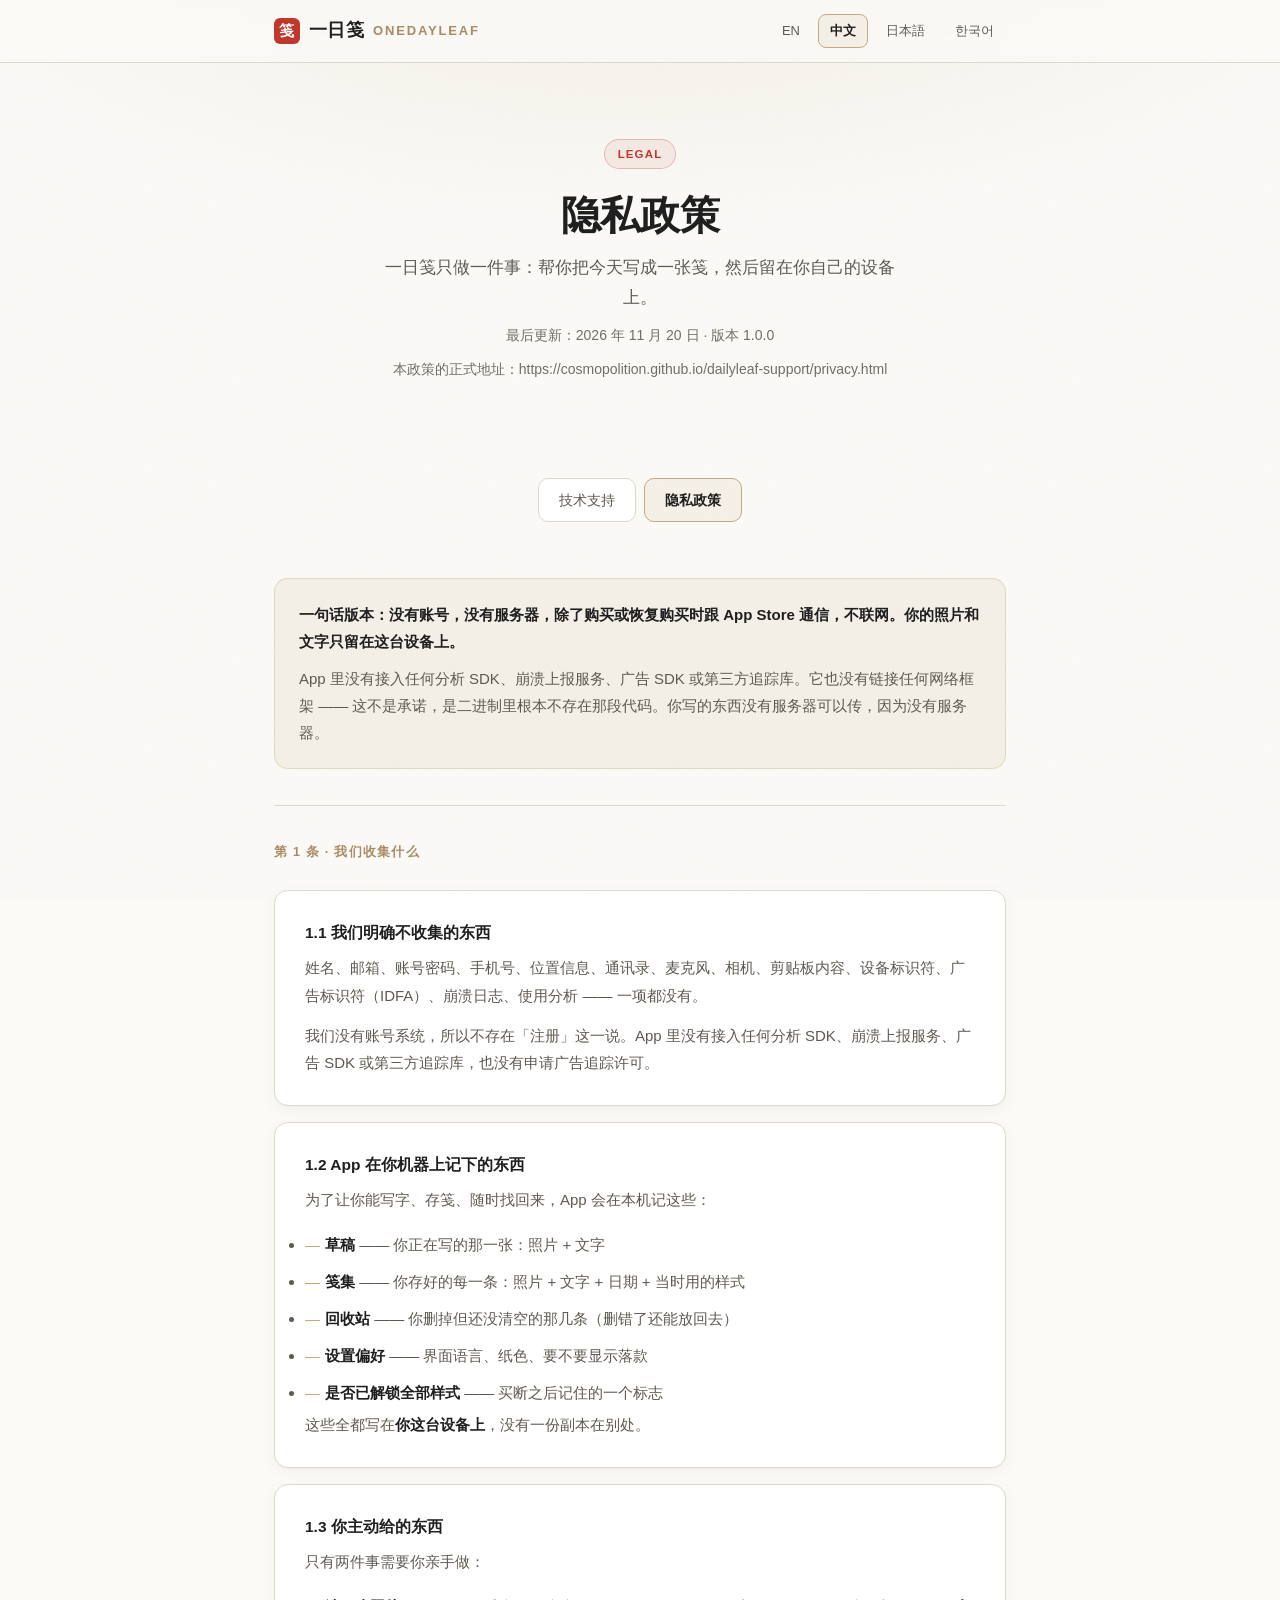
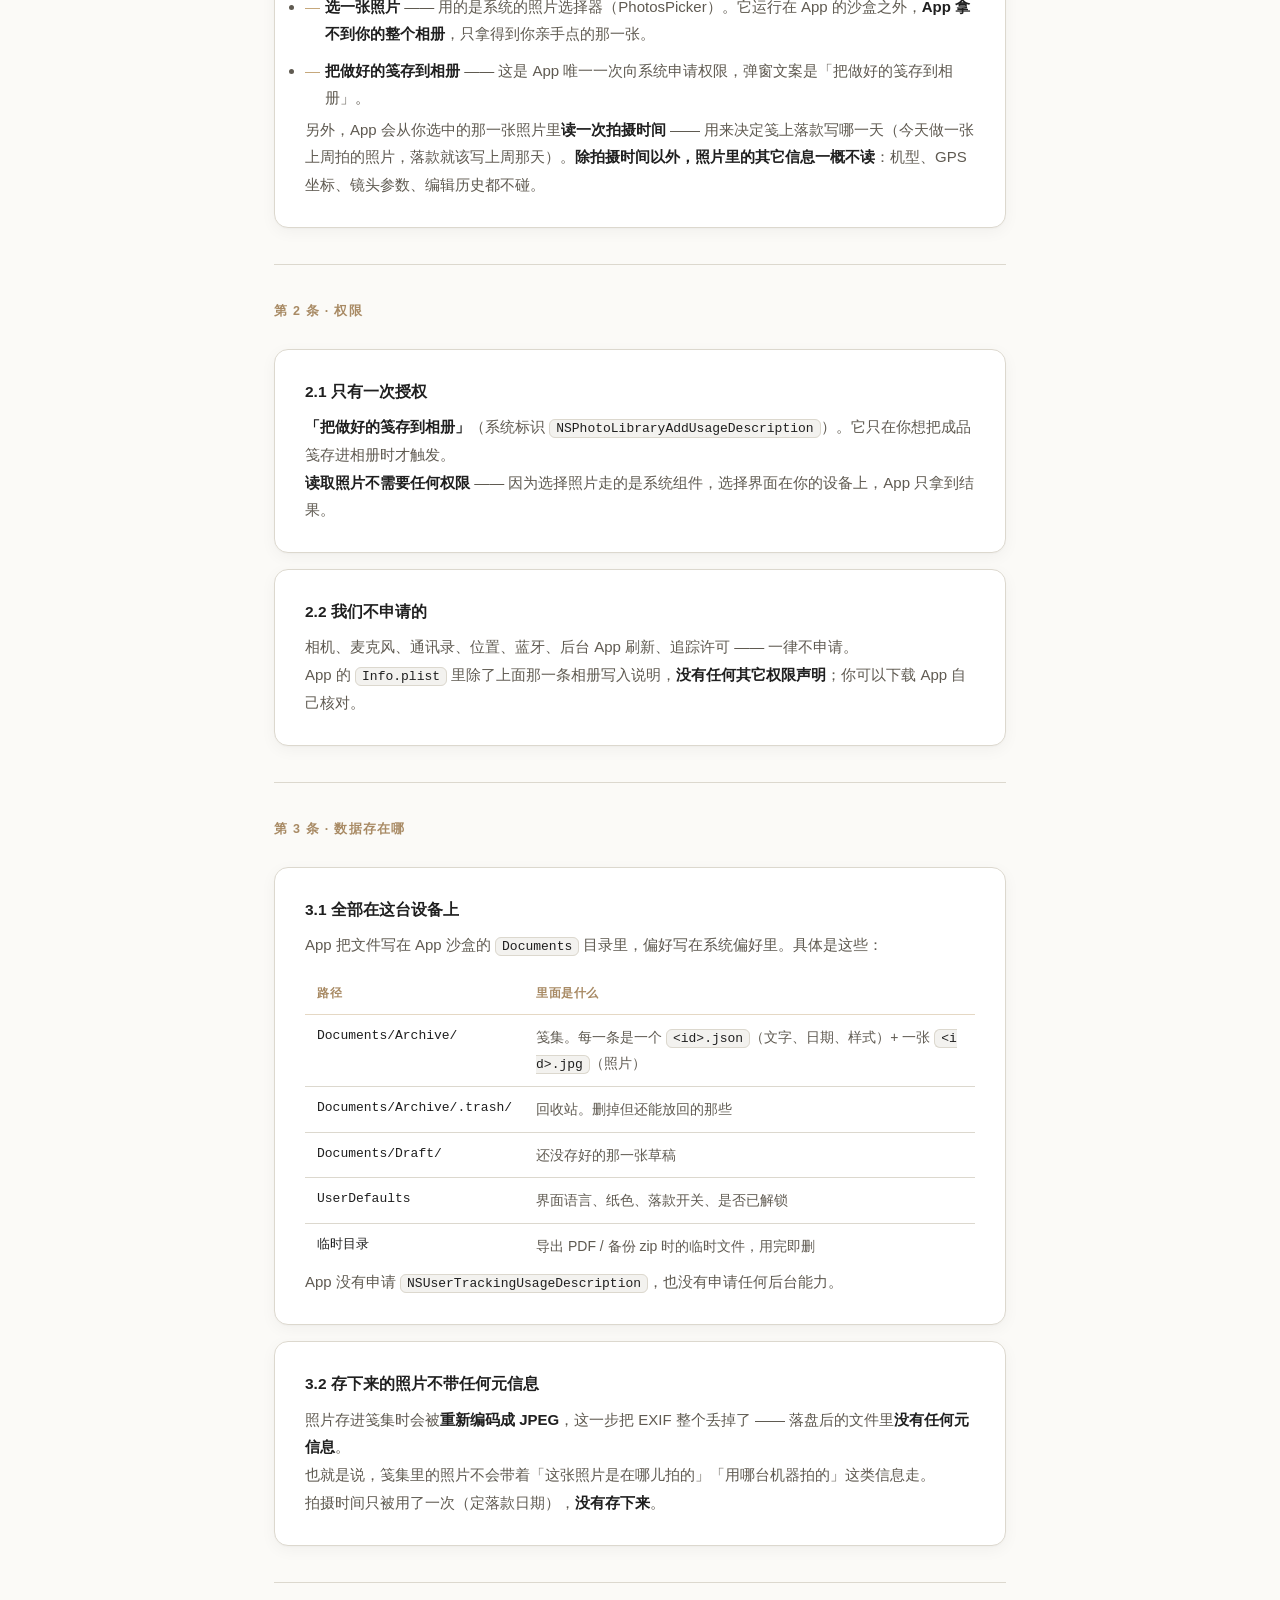
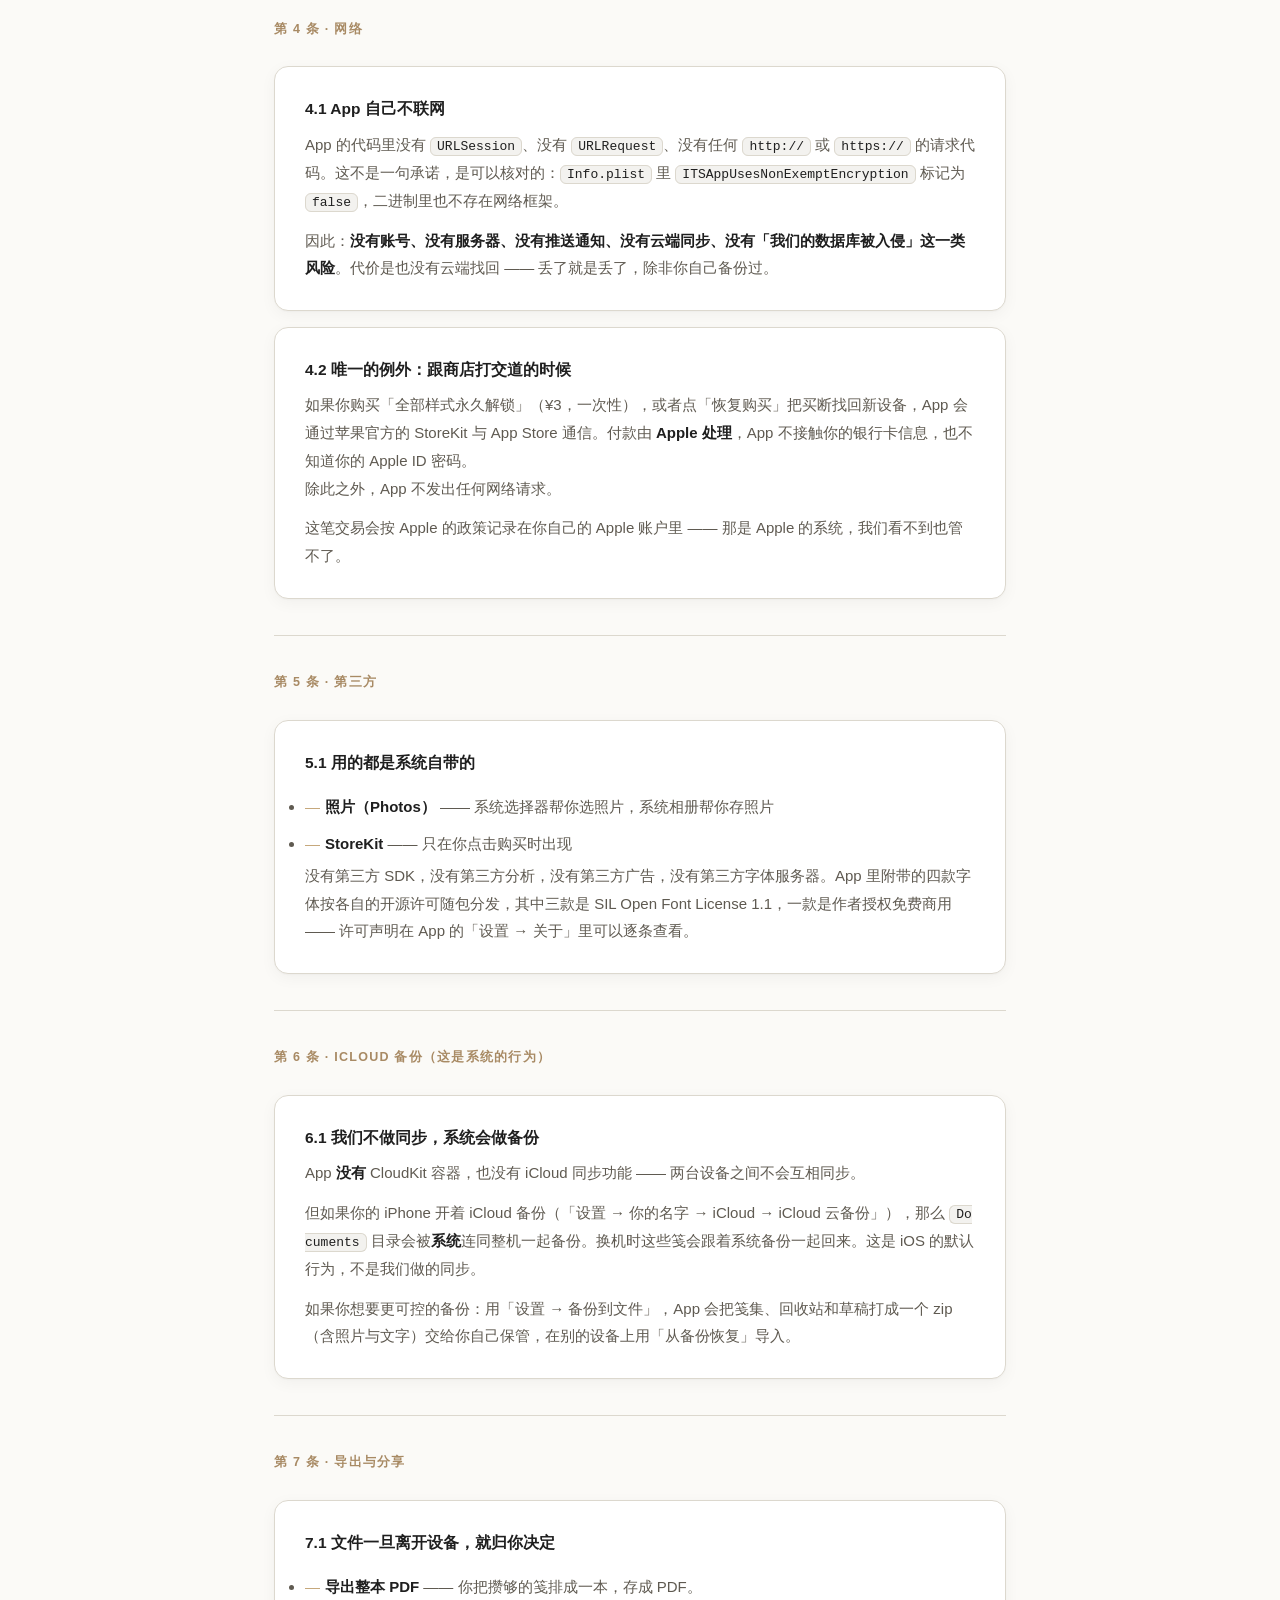
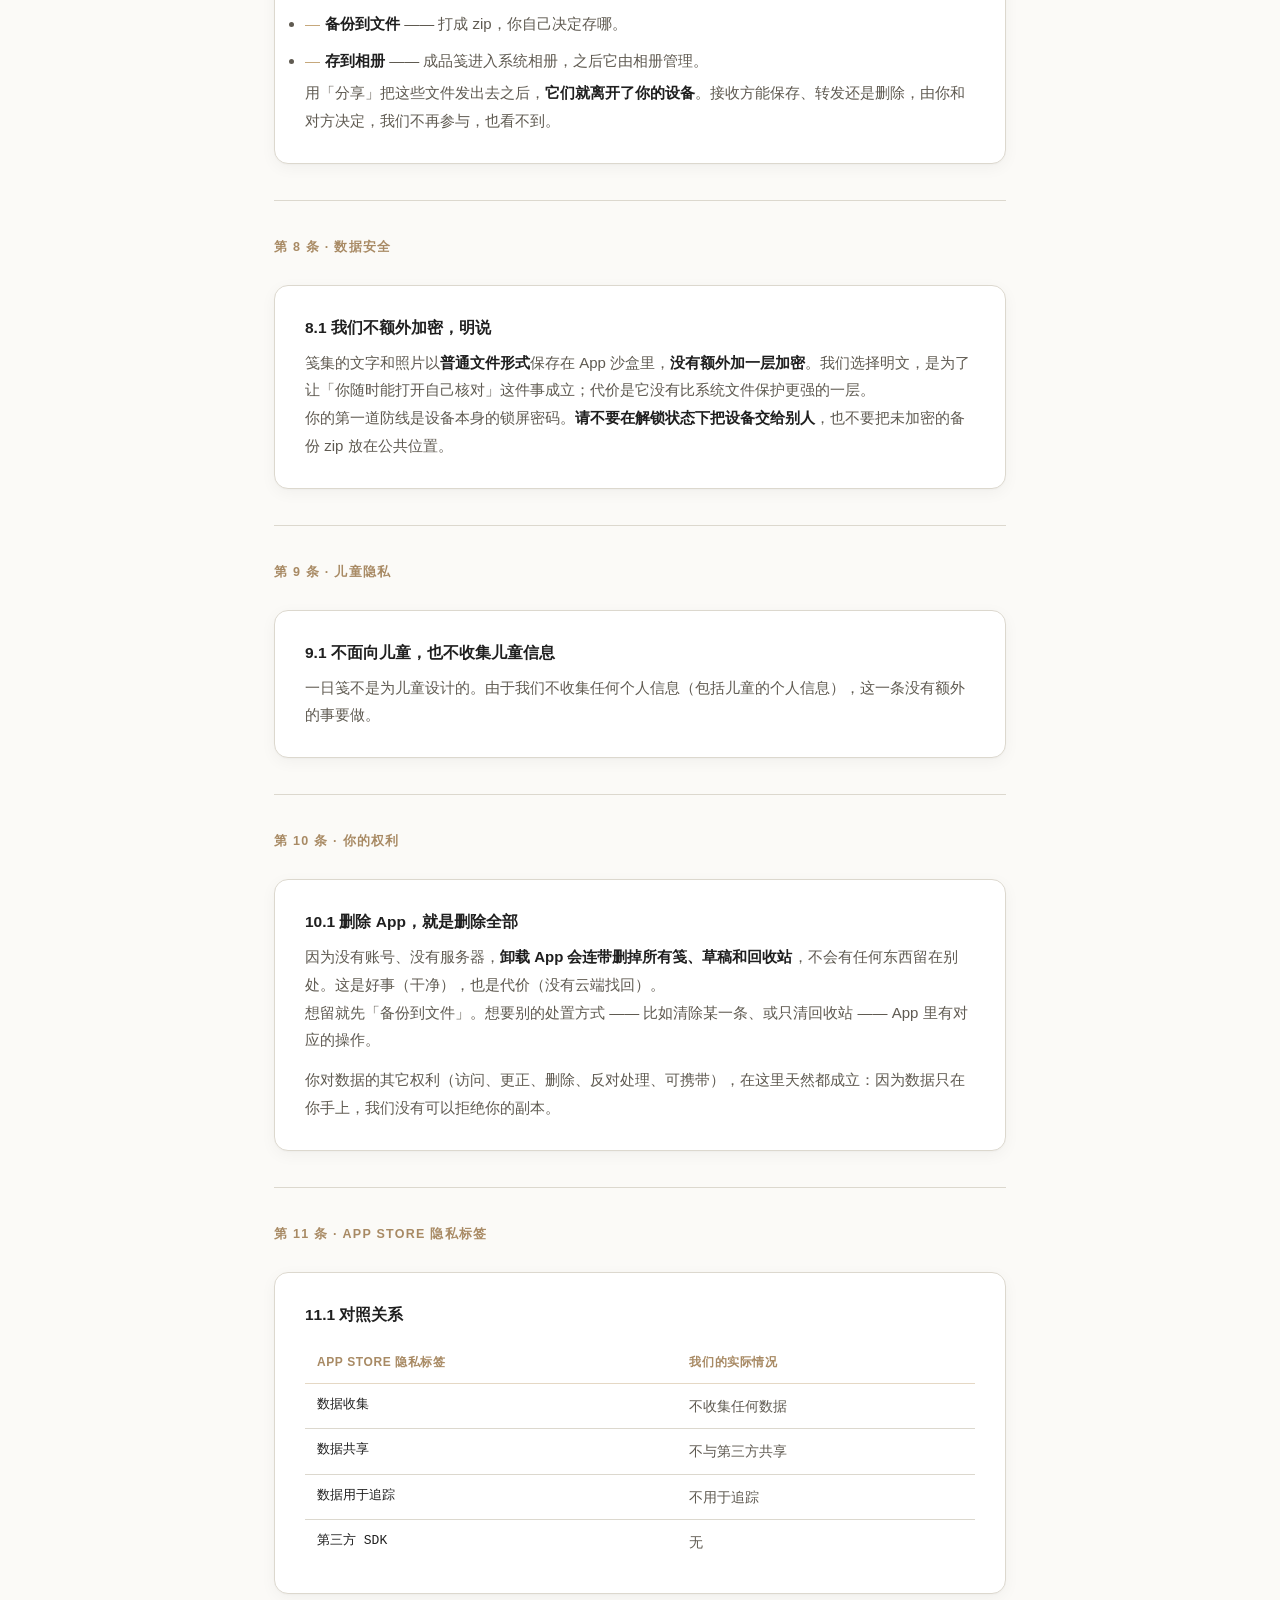
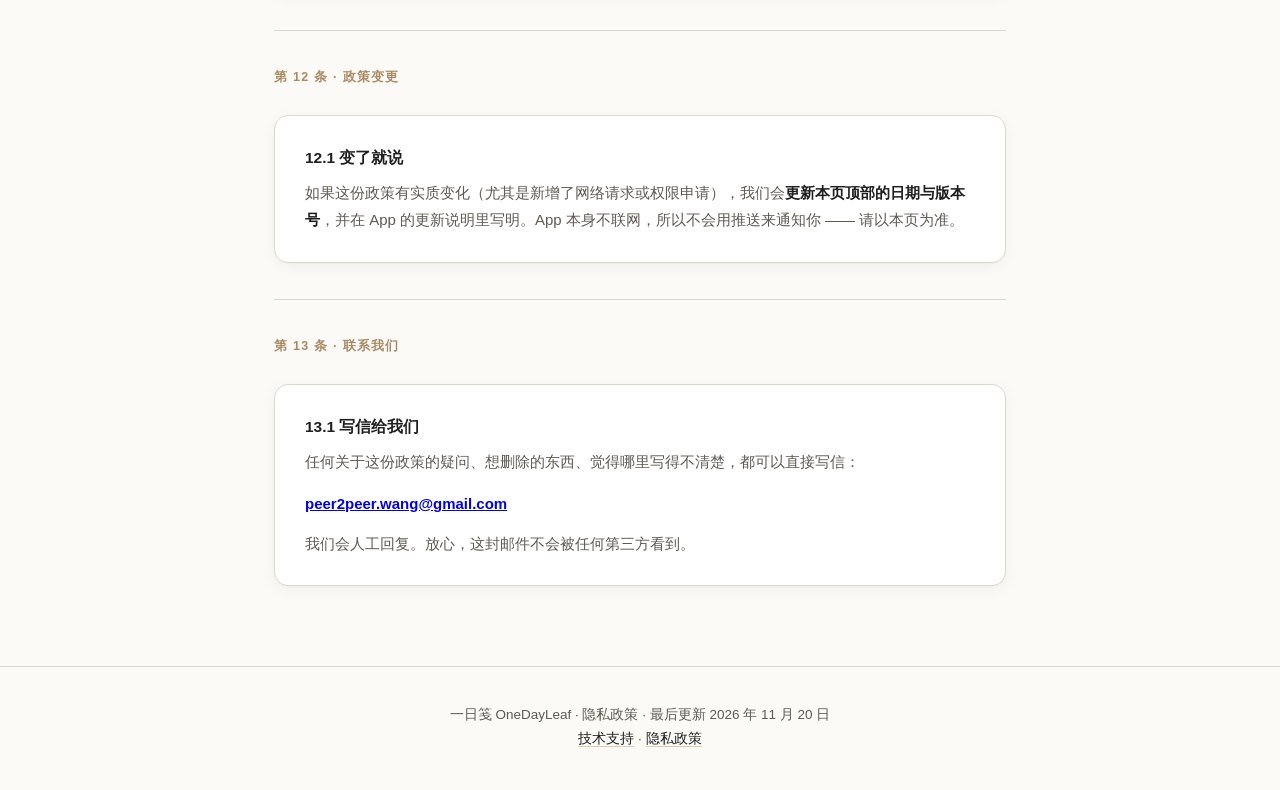
<file: zh/privacy.html>
<!DOCTYPE html>
<html lang="zh-Hans">
<head>
  <meta charset="UTF-8">
  <meta name="viewport" content="width=device-width, initial-scale=1.0">
  <meta name="description" content="一日笺 OneDayLeaf 隐私政策 —— 没有账号、没有服务器、除买断时与 App Store 通信外不联网。你的照片和文字只留在这台设备上。">
  <title>隐私政策 — 一日笺 OneDayLeaf</title>
  <link rel="stylesheet" href="../css/style.css">
</head>
<body>

<header>
  <div class="container">
    <a href="support.html" class="logo"><span class="mark">笺</span>一日笺<span class="latin">OneDayLeaf</span></a>
    <nav class="lang-switch">
      <a href="../en/privacy.html">EN</a>
      <a href="#" class="active">中文</a>
      <a href="../ja/privacy.html">日本語</a>
      <a href="../ko/privacy.html">한국어</a>
    </nav>
  </div>
</header>

<main>
  <div class="container">

    <div class="hero">
      <span class="badge">Legal</span>
      <h1>隐私政策</h1>
      <p>一日笺只做一件事：帮你把今天写成一张笺，然后留在你自己的设备上。</p>
      <p class="updated">最后更新：2026 年 11 月 20 日 · 版本 1.0.0</p>
      <p class="updated">本政策的正式地址：https://cosmopolition.github.io/dailyleaf-support/privacy.html</p>
    </div>

    <nav class="nav-pills">
      <a href="support.html">技术支持</a>
      <a href="#" class="active">隐私政策</a>
    </nav>

    <section>

      <div class="highlight-box">
        <p><strong>一句话版本：没有账号，没有服务器，除了购买或恢复购买时跟 App Store 通信，不联网。你的照片和文字只留在这台设备上。</strong></p>
        <p style="margin-top:10px">App 里没有接入任何分析 SDK、崩溃上报服务、广告 SDK 或第三方追踪库。它也没有链接任何网络框架 —— 这不是承诺，是二进制里根本不存在那段代码。你写的东西没有服务器可以传，因为没有服务器。</p>
      </div>

      <div class="divider"></div>

      <!-- 1 -->
      <p class="section-title">第 1 条 · 我们收集什么</p>

      <div class="article">
        <h3>1.1 我们明确<strong>不</strong>收集的东西</h3>
        <p>姓名、邮箱、账号密码、手机号、位置信息、通讯录、麦克风、相机、剪贴板内容、设备标识符、广告标识符（IDFA）、崩溃日志、使用分析 —— 一项都没有。</p>
        <p>我们没有账号系统，所以不存在「注册」这一说。App 里没有接入任何分析 SDK、崩溃上报服务、广告 SDK 或第三方追踪库，也没有申请广告追踪许可。</p>
      </div>

      <div class="article">
        <h3>1.2 App 在你机器上记下的东西</h3>
        <p>为了让你能写字、存笺、随时找回来，App 会在本机记这些：</p>
        <ul>
          <li><strong>草稿</strong> —— 你正在写的那一张：照片 + 文字</li>
          <li><strong>笺集</strong> —— 你存好的每一条：照片 + 文字 + 日期 + 当时用的样式</li>
          <li><strong>回收站</strong> —— 你删掉但还没清空的那几条（删错了还能放回去）</li>
          <li><strong>设置偏好</strong> —— 界面语言、纸色、要不要显示落款</li>
          <li><strong>是否已解锁全部样式</strong> —— 买断之后记住的一个标志</li>
        </ul>
        <p>这些全都写在<strong>你这台设备上</strong>，没有一份副本在别处。</p>
      </div>

      <div class="article">
        <h3>1.3 你主动给的东西</h3>
        <p>只有两件事需要你亲手做：</p>
        <ul>
          <li><strong>选一张照片</strong> —— 用的是系统的照片选择器（PhotosPicker）。它运行在 App 的沙盒之外，<strong>App 拿不到你的整个相册</strong>，只拿得到你亲手点的那一张。</li>
          <li><strong>把做好的笺存到相册</strong> —— 这是 App 唯一一次向系统申请权限，弹窗文案是「把做好的笺存到相册」。</li>
        </ul>
        <p>另外，App 会从你选中的那一张照片里<strong>读一次拍摄时间</strong> —— 用来决定笺上落款写哪一天（今天做一张上周拍的照片，落款就该写上周那天）。<strong>除拍摄时间以外，照片里的其它信息一概不读</strong>：机型、GPS 坐标、镜头参数、编辑历史都不碰。</p>
      </div>

      <div class="divider"></div>

      <!-- 2 -->
      <p class="section-title">第 2 条 · 权限</p>

      <div class="article">
        <h3>2.1 只有一次授权</h3>
        <p><strong>「把做好的笺存到相册」</strong>（系统标识 <code>NSPhotoLibraryAddUsageDescription</code>）。它只在你想把成品笺存进相册时才触发。<br>
        <strong>读取照片不需要任何权限</strong> —— 因为选择照片走的是系统组件，选择界面在你的设备上，App 只拿到结果。</p>
      </div>

      <div class="article">
        <h3>2.2 我们不申请的</h3>
        <p>相机、麦克风、通讯录、位置、蓝牙、后台 App 刷新、追踪许可 —— 一律不申请。<br>
        App 的 <code>Info.plist</code> 里除了上面那一条相册写入说明，<strong>没有任何其它权限声明</strong>；你可以下载 App 自己核对。</p>
      </div>

      <div class="divider"></div>

      <!-- 3 -->
      <p class="section-title">第 3 条 · 数据存在哪</p>

      <div class="article">
        <h3>3.1 全部在这台设备上</h3>
        <p>App 把文件写在 App 沙盒的 <code>Documents</code> 目录里，偏好写在系统偏好里。具体是这些：</p>
        <table class="file-table">
          <thead><tr><th>路径</th><th>里面是什么</th></tr></thead>
          <tbody>
            <tr><td>Documents/Archive/</td><td>笺集。每一条是一个 <code>&lt;id&gt;.json</code>（文字、日期、样式）+ 一张 <code>&lt;id&gt;.jpg</code>（照片）</td></tr>
            <tr><td>Documents/Archive/.trash/</td><td>回收站。删掉但还能放回的那些</td></tr>
            <tr><td>Documents/Draft/</td><td>还没存好的那一张草稿</td></tr>
            <tr><td>UserDefaults</td><td>界面语言、纸色、落款开关、是否已解锁</td></tr>
            <tr><td>临时目录</td><td>导出 PDF / 备份 zip 时的临时文件，用完即删</td></tr>
          </tbody>
        </table>
        <p>App 没有申请 <code>NSUserTrackingUsageDescription</code>，也没有申请任何后台能力。</p>
      </div>

      <div class="article">
        <h3>3.2 存下来的照片不带任何元信息</h3>
        <p>照片存进笺集时会被<strong>重新编码成 JPEG</strong>，这一步把 EXIF 整个丢掉了 —— 落盘后的文件里<strong>没有任何元信息</strong>。<br>
        也就是说，笺集里的照片不会带着「这张照片是在哪儿拍的」「用哪台机器拍的」这类信息走。<br>
        拍摄时间只被用了一次（定落款日期），<strong>没有存下来</strong>。</p>
      </div>

      <div class="divider"></div>

      <!-- 4 -->
      <p class="section-title">第 4 条 · 网络</p>

      <div class="article">
        <h3>4.1 App 自己不联网</h3>
        <p>App 的代码里没有 <code>URLSession</code>、没有 <code>URLRequest</code>、没有任何 <code>http://</code> 或 <code>https://</code> 的请求代码。这不是一句承诺，是可以核对的：<code>Info.plist</code> 里 <code>ITSAppUsesNonExemptEncryption</code> 标记为 <code>false</code>，二进制里也不存在网络框架。</p>
        <p>因此：<strong>没有账号、没有服务器、没有推送通知、没有云端同步、没有「我们的数据库被入侵」这一类风险</strong>。代价是也没有云端找回 —— 丢了就是丢了，除非你自己备份过。</p>
      </div>

      <div class="article">
        <h3>4.2 唯一的例外：跟商店打交道的时候</h3>
        <p>如果你购买「全部样式永久解锁」（¥3，一次性），或者点「恢复购买」把买断找回新设备，App 会通过苹果官方的 StoreKit 与 App Store 通信。付款由 <strong>Apple 处理</strong>，App 不接触你的银行卡信息，也不知道你的 Apple ID 密码。<br>
        除此之外，App 不发出任何网络请求。</p>
        <p>这笔交易会按 Apple 的政策记录在你自己的 Apple 账户里 —— 那是 Apple 的系统，我们看不到也管不了。</p>
      </div>

      <div class="divider"></div>

      <!-- 5 -->
      <p class="section-title">第 5 条 · 第三方</p>

      <div class="article">
        <h3>5.1 用的都是系统自带的</h3>
        <ul>
          <li><strong>照片（Photos）</strong> —— 系统选择器帮你选照片，系统相册帮你存照片</li>
          <li><strong>StoreKit</strong> —— 只在你点击购买时出现</li>
        </ul>
        <p>没有第三方 SDK，没有第三方分析，没有第三方广告，没有第三方字体服务器。App 里附带的四款字体按各自的开源许可随包分发，其中三款是 SIL Open Font License 1.1，一款是作者授权免费商用 —— 许可声明在 App 的「设置 → 关于」里可以逐条查看。</p>
      </div>

      <div class="divider"></div>

      <!-- 6 -->
      <p class="section-title">第 6 条 · iCloud 备份（这是系统的行为）</p>

      <div class="article">
        <h3>6.1 我们不做同步，系统会做备份</h3>
        <p>App <strong>没有</strong> CloudKit 容器，也没有 iCloud 同步功能 —— 两台设备之间不会互相同步。</p>
        <p>但如果你的 iPhone 开着 iCloud 备份（「设置 → 你的名字 → iCloud → iCloud 云备份」），那么 <code>Documents</code> 目录会被<strong>系统</strong>连同整机一起备份。换机时这些笺会跟着系统备份一起回来。这是 iOS 的默认行为，不是我们做的同步。</p>
        <p>如果你想要更可控的备份：用「设置 → 备份到文件」，App 会把笺集、回收站和草稿打成一个 zip（含照片与文字）交给你自己保管，在别的设备上用「从备份恢复」导入。</p>
      </div>

      <div class="divider"></div>

      <!-- 7 -->
      <p class="section-title">第 7 条 · 导出与分享</p>

      <div class="article">
        <h3>7.1 文件一旦离开设备，就归你决定</h3>
        <ul>
          <li><strong>导出整本 PDF</strong> —— 你把攒够的笺排成一本，存成 PDF。</li>
          <li><strong>备份到文件</strong> —— 打成 zip，你自己决定存哪。</li>
          <li><strong>存到相册</strong> —— 成品笺进入系统相册，之后它由相册管理。</li>
        </ul>
        <p>用「分享」把这些文件发出去之后，<strong>它们就离开了你的设备</strong>。接收方能保存、转发还是删除，由你和对方决定，我们不再参与，也看不到。</p>
      </div>

      <div class="divider"></div>

      <!-- 8 -->
      <p class="section-title">第 8 条 · 数据安全</p>

      <div class="article">
        <h3>8.1 我们不额外加密，明说</h3>
        <p>笺集的文字和照片以<strong>普通文件形式</strong>保存在 App 沙盒里，<strong>没有额外加一层加密</strong>。我们选择明文，是为了让「你随时能打开自己核对」这件事成立；代价是它没有比系统文件保护更强的一层。<br>
        你的第一道防线是设备本身的锁屏密码。<strong>请不要在解锁状态下把设备交给别人</strong>，也不要把未加密的备份 zip 放在公共位置。</p>
      </div>

      <div class="divider"></div>

      <!-- 9 -->
      <p class="section-title">第 9 条 · 儿童隐私</p>

      <div class="article">
        <h3>9.1 不面向儿童，也不收集儿童信息</h3>
        <p>一日笺不是为儿童设计的。由于我们不收集任何个人信息（包括儿童的个人信息），这一条没有额外的事要做。</p>
      </div>

      <div class="divider"></div>

      <!-- 10 -->
      <p class="section-title">第 10 条 · 你的权利</p>

      <div class="article">
        <h3>10.1 删除 App，就是删除全部</h3>
        <p>因为没有账号、没有服务器，<strong>卸载 App 会连带删掉所有笺、草稿和回收站</strong>，不会有任何东西留在别处。这是好事（干净），也是代价（没有云端找回）。<br>
        想留就先「备份到文件」。想要别的处置方式 —— 比如清除某一条、或只清回收站 —— App 里有对应的操作。</p>
        <p>你对数据的其它权利（访问、更正、删除、反对处理、可携带），在这里天然都成立：因为数据只在你手上，我们没有可以拒绝你的副本。</p>
      </div>

      <div class="divider"></div>

      <!-- 11 -->
      <p class="section-title">第 11 条 · App Store 隐私标签</p>

      <div class="article">
        <h3>11.1 对照关系</h3>
        <table class="file-table">
          <thead><tr><th>App Store 隐私标签</th><th>我们的实际情况</th></tr></thead>
          <tbody>
            <tr><td>数据收集</td><td>不收集任何数据</td></tr>
            <tr><td>数据共享</td><td>不与第三方共享</td></tr>
            <tr><td>数据用于追踪</td><td>不用于追踪</td></tr>
            <tr><td>第三方 SDK</td><td>无</td></tr>
          </tbody>
        </table>
      </div>

      <div class="divider"></div>

      <!-- 12 -->
      <p class="section-title">第 12 条 · 政策变更</p>

      <div class="article">
        <h3>12.1 变了就说</h3>
        <p>如果这份政策有实质变化（尤其是新增了网络请求或权限申请），我们会<strong>更新本页顶部的日期与版本号</strong>，并在 App 的更新说明里写明。App 本身不联网，所以不会用推送来通知你 —— 请以本页为准。</p>
      </div>

      <div class="divider"></div>

      <!-- 13 -->
      <p class="section-title">第 13 条 · 联系我们</p>

      <div class="article">
        <h3>13.1 写信给我们</h3>
        <p>任何关于这份政策的疑问、想删除的东西、觉得哪里写得不清楚，都可以直接写信：</p>
        <p style="margin-top:14px"><strong><a href="mailto:peer2peer.wang@gmail.com">peer2peer.wang@gmail.com</a></strong></p>
        <p style="margin-top:12px">我们会人工回复。放心，这封邮件不会被任何第三方看到。</p>
      </div>

    </section>

  </div>
</main>

<footer>
  <div class="container">
    <p>一日笺 OneDayLeaf · 隐私政策 · 最后更新 2026 年 11 月 20 日<br>
    <a href="support.html">技术支持</a> · <a href="privacy.html">隐私政策</a></p>
  </div>
</footer>

</body>
</html>
</file>
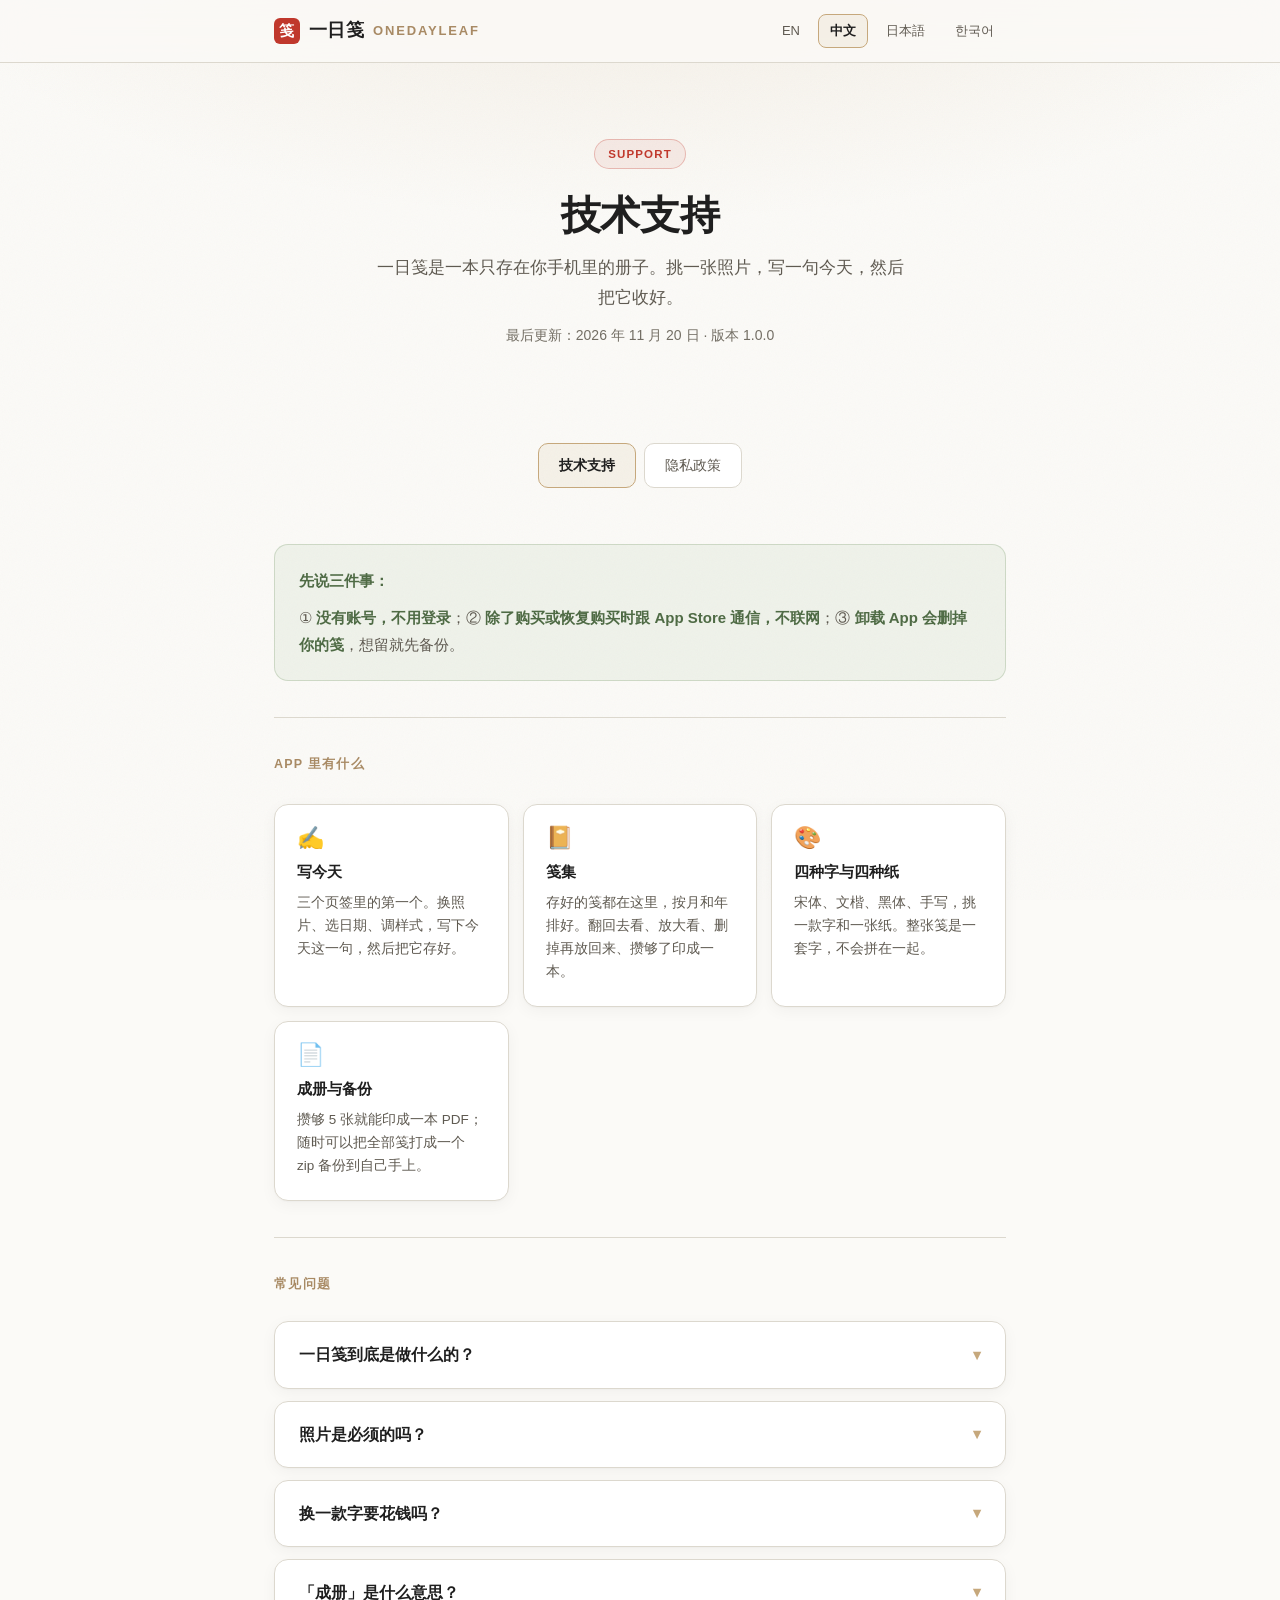
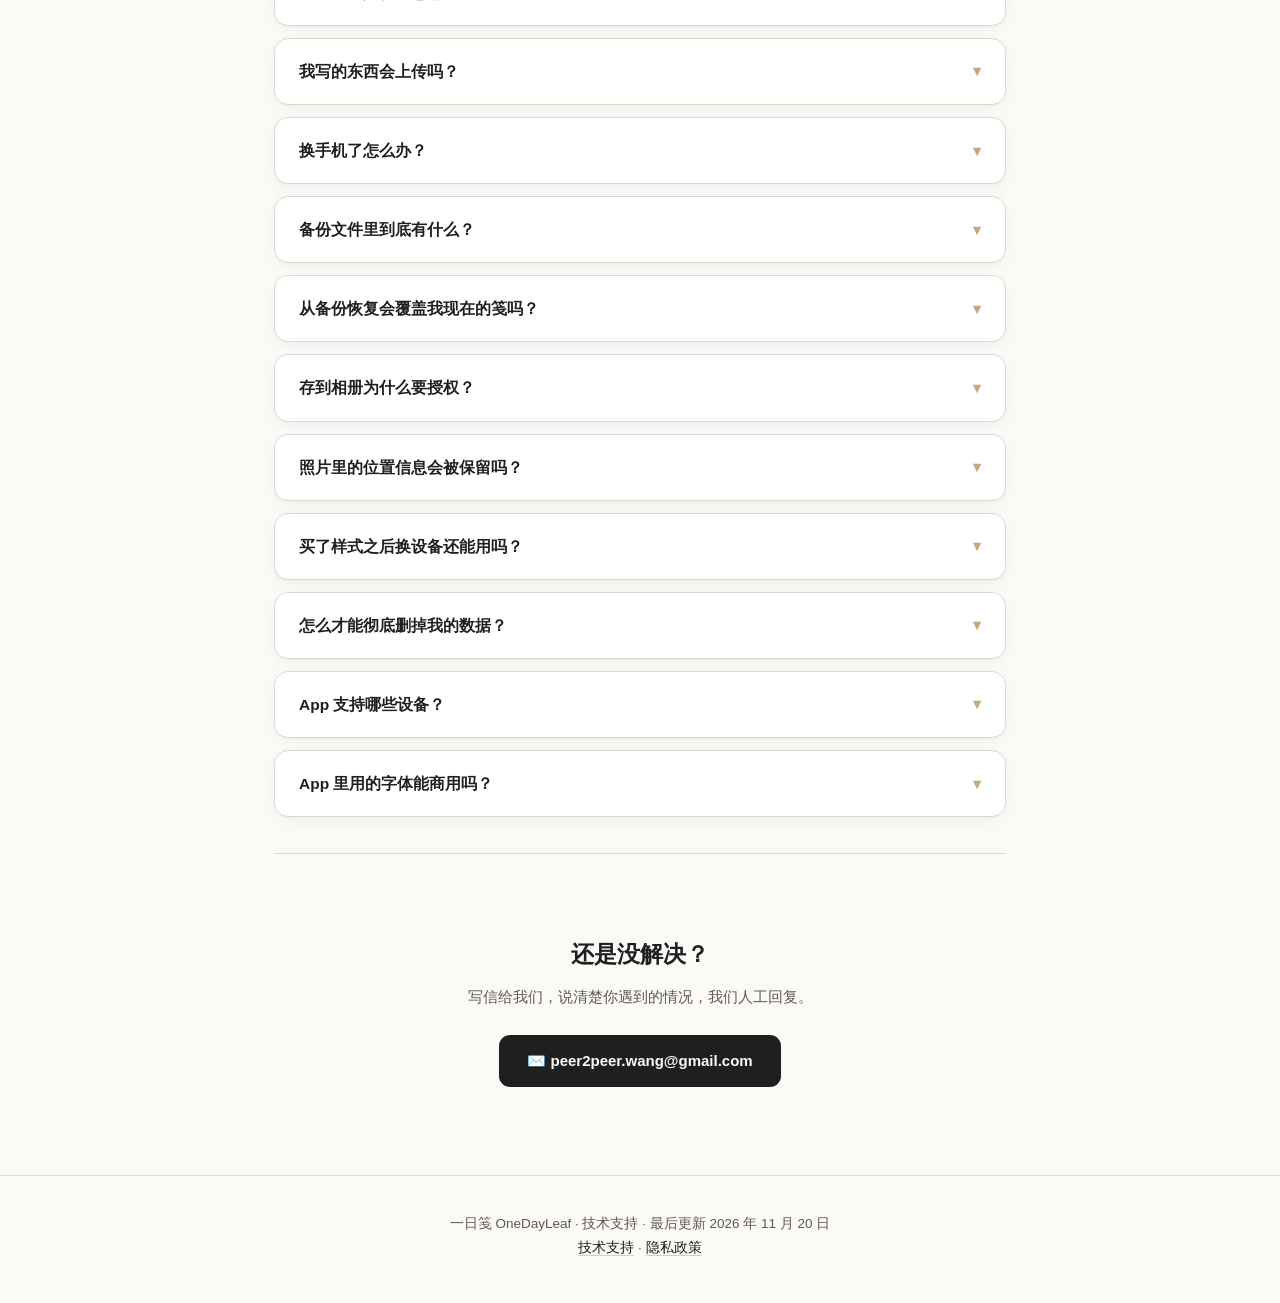
<file: zh/support.html>
<!DOCTYPE html>
<html lang="zh-Hans">
<head>
  <meta charset="UTF-8">
  <meta name="viewport" content="width=device-width, initial-scale=1.0">
  <meta name="description" content="一日笺 OneDayLeaf 技术支持 —— 怎么写一张笺、怎么成册、怎么备份、数据存在哪、买断怎么恢复。">
  <title>技术支持 — 一日笺 OneDayLeaf</title>
  <link rel="stylesheet" href="../css/style.css">
</head>
<body>

<header>
  <div class="container">
    <a href="support.html" class="logo"><span class="mark">笺</span>一日笺<span class="latin">OneDayLeaf</span></a>
    <nav class="lang-switch">
      <a href="../en/support.html">EN</a>
      <a href="#" class="active">中文</a>
      <a href="../ja/support.html">日本語</a>
      <a href="../ko/support.html">한국어</a>
    </nav>
  </div>
</header>

<main>
  <div class="container">

    <div class="hero">
      <span class="badge">Support</span>
      <h1>技术支持</h1>
      <p>一日笺是一本只存在你手机里的册子。挑一张照片，写一句今天，然后把它收好。</p>
      <p class="updated">最后更新：2026 年 11 月 20 日 · 版本 1.0.0</p>
    </div>

    <nav class="nav-pills">
      <a href="#" class="active">技术支持</a>
      <a href="privacy.html">隐私政策</a>
    </nav>

    <section>

      <div class="highlight-box green">
        <p><strong>先说三件事：</strong></p>
        <p style="margin-top:10px">① <strong>没有账号，不用登录</strong>；② <strong>除了购买或恢复购买时跟 App Store 通信，不联网</strong>；③ <strong>卸载 App 会删掉你的笺</strong>，想留就先备份。</p>
      </div>

      <div class="divider"></div>

      <p class="section-title">App 里有什么</p>

      <div class="features-grid">
        <div class="feature-card">
          <span class="emoji">✍️</span>
          <h3>写今天</h3>
          <p>三个页签里的第一个。换照片、选日期、调样式，写下今天这一句，然后把它存好。</p>
        </div>
        <div class="feature-card">
          <span class="emoji">📔</span>
          <h3>笺集</h3>
          <p>存好的笺都在这里，按月和年排好。翻回去看、放大看、删掉再放回来、攒够了印成一本。</p>
        </div>
        <div class="feature-card">
          <span class="emoji">🎨</span>
          <h3>四种字与四种纸</h3>
          <p>宋体、文楷、黑体、手写，挑一款字和一张纸。整张笺是一套字，不会拼在一起。</p>
        </div>
        <div class="feature-card">
          <span class="emoji">📄</span>
          <h3>成册与备份</h3>
          <p>攒够 5 张就能印成一本 PDF；随时可以把全部笺打成一个 zip 备份到自己手上。</p>
        </div>
      </div>

      <div class="divider"></div>

      <p class="section-title">常见问题</p>

      <details class="faq-item">
        <summary>一日笺到底是做什么的？<span class="arrow">▾</span></summary>
        <div class="answer">
          <p>它是一张「一天一页」的记录卡。你挑一张今天拍的照片，写一句话（也可以不写），App 把它排成一张笺 —— 一张有纸色、有字、有朱砂印的卡片。</p>
          <p>写完存进笺集。攒够了可以印成一本 PDF 留着。</p>
        </div>
      </details>

      <details class="faq-item">
        <summary>照片是必须的吗？<span class="arrow">▾</span></summary>
        <div class="answer">
          <p>不是。你可以只写字，不选照片 —— 空着的笺照样能存、照样能印。</p>
          <p>选照片用的是系统的照片选择器，你亲手点哪张，App 才拿哪张，不会碰到你相册里的其它内容。</p>
        </div>
      </details>

      <details class="faq-item">
        <summary>换一款字要花钱吗？<span class="arrow">▾</span></summary>
        <div class="answer">
          <p>App 里有一项内购「全部样式永久解锁」，<strong>¥3，一次性</strong>，买断之后四款字、四种纸全都解锁，没有订阅、没有到期。</p>
          <p>在你买之前，App 里已有的样式照样能用 —— 这项购买买的是「全部」，不是「才能用」。</p>
        </div>
      </details>

      <details class="faq-item">
        <summary>「成册」是什么意思？<span class="arrow">▾</span></summary>
        <div class="answer">
          <p>笺集里攒够 <strong>5 张</strong>，就可以把它们排成一本册子 —— 有封面、有目录、有页码的那种。排好之后可以直接导出成 PDF，也可以分享这一本。</p>
          <p>成册导出本身是免费的，不需要额外购买。</p>
        </div>
      </details>

      <details class="faq-item">
        <summary>我写的东西会上传吗？<span class="arrow">▾</span></summary>
        <div class="answer">
          <p>不会。App 的代码里没有 <code>URLSession</code>、没有 <code>URLRequest</code>、没有任何 http 请求代码。没有服务器可以传，也没有账号可以传。</p>
          <p>唯一的网络通信是你点击购买、或点「恢复购买」时跟 App Store 的握手，付款由 Apple 处理。详见 <a href="privacy.html">隐私政策</a>。</p>
        </div>
      </details>

      <details class="faq-item">
        <summary>换手机了怎么办？<span class="arrow">▾</span></summary>
        <div class="answer">
          <p>两条路，取决于你想要什么：</p>
          <p><strong>① 跟着系统走</strong> —— 如果你的 iPhone 开着 iCloud 备份（「设置 → 你的名字 → iCloud → iCloud 云备份」），笺集会随整机备份一起走，换机装好 App 就回来了。注意：这是 iOS 的备份行为，<strong>不是</strong>两台设备之间的实时同步。</p>
          <p><strong>② 自己带走</strong> —— 在旧手机「设置 → 备份到文件」，得到一个 <code>一日笺-备份.zip</code>，用任意方式传到新手机，在新手机的「设置 → 从备份恢复」里导入。</p>
        </div>
      </details>

      <details class="faq-item">
        <summary>备份文件里到底有什么？<span class="arrow">▾</span></summary>
        <div class="answer">
          <p>一个 zip，里面是三个部分：</p>
          <table class="file-table">
            <thead><tr><th>目录</th><th>内容</th></tr></thead>
            <tbody>
              <tr><td>Archive/</td><td>笺集。每条一个 json（文字、日期、样式）+ 一张 jpg（照片）</td></tr>
              <tr><td>Archive/.trash/</td><td>回收站里还没清空的那几条</td></tr>
              <tr><td>Draft/</td><td>还没存好的那一张草稿</td></tr>
            </tbody>
          </table>
          <p>设置偏好（语言、纸色、落款开关）不在备份里 —— 它属于设备设置，换机后自己再选一次就行。</p>
        </div>
      </details>

      <details class="faq-item">
        <summary>从备份恢复会覆盖我现在的笺吗？<span class="arrow">▾</span></summary>
        <div class="answer">
          <p>不会。恢复是<strong>导入</strong>：备份里的笺会进到你的笺集里，不会清空现有的东西。导入前 App 会弹窗告诉你备份里有几条，你确认了才会动手。</p>
          <p>如果备份里带着一张草稿，而你这台机器上现在没有草稿，那张草稿会被还原回来。</p>
        </div>
      </details>

      <details class="faq-item">
        <summary>存到相册为什么要授权？<span class="arrow">▾</span></summary>
        <div class="answer">
          <p>只有这一个权限：「把做好的笺存到相册」。它是<strong>写入</strong>权限，不是读取权限。</p>
          <p>读取照片不需要任何授权 —— 选择器是系统组件，在你的设备上完成选择，App 只拿到结果。相机、麦克风、位置、通讯录一律不申请。</p>
        </div>
      </details>

      <details class="faq-item">
        <summary>照片里的位置信息会被保留吗？<span class="arrow">▾</span></summary>
        <div class="answer">
          <p>不会。照片存进笺集时会被重新编码成 JPEG，落盘后的文件里没有任何元信息 —— EXIF 里的机型、GPS 坐标这些全部被丢掉。</p>
          <p>拍摄时间是个例外：App 会读一次它，用来决定笺上落款写哪一天，<strong>但读完不存</strong>。</p>
          <p>也就是说，你的笺不会带着「这张照片在哪儿拍的」一起走。</p>
        </div>
      </details>

      <details class="faq-item">
        <summary>买了样式之后换设备还能用吗？<span class="arrow">▾</span></summary>
        <div class="answer">
          <p>可以。在新设备上打开 App，进入购买页点「<strong>已经买过？恢复购买</strong>」，用同一个 Apple 账户就能把买断恢复到新设备上。</p>
          <p>恢复购买是走 Apple 的官方流程，App 本身不需要联网做别的。</p>
        </div>
      </details>

      <details class="faq-item">
        <summary>怎么才能彻底删掉我的数据？<span class="arrow">▾</span></summary>
        <div class="answer">
          <p>因为没有账号也没有服务器，<strong>卸载 App 就是全部删干净</strong> —— 笺集、回收站、草稿一起没，不会留下任何一份在别处。</p>
          <p>想保留一部分的话：先「备份到文件」，再删 App，zip 在你自己手上。</p>
        </div>
      </details>

      <details class="faq-item">
        <summary>App 支持哪些设备？<span class="arrow">▾</span></summary>
        <div class="answer">
          <p>iPhone（含 iPhone Duo 折叠屏，内外屏都适配）和 iPad。横屏在宽屏设备上会自动变成左右分栏。</p>
          <p>界面语言支持简体中文、English、日本語、한국어，在「设置 → 语言」里切换，会立刻生效。</p>
        </div>
      </details>

      <details class="faq-item">
        <summary>App 里用的字体能商用吗？<span class="arrow">▾</span></summary>
        <div class="answer">
          <p>可以，而且这四款字随 App 一起分发，许可声明在「设置 → 关于」的许可页里逐条写着 —— 每款字的来源、协议、署名都在。</p>
          <p>前三款是 SIL Open Font License 1.1；手写体是作者授权免费商用（含企业产品用途）。我们只用它们渲染你自己写的笺，不提供字体文件的下载或导出。</p>
        </div>
      </details>

      <div class="divider"></div>

      <div class="contact-section">
        <h2>还是没解决？</h2>
        <p>写信给我们，说清楚你遇到的情况，我们人工回复。</p>
        <a class="contact-btn" href="mailto:peer2peer.wang@gmail.com">✉️ peer2peer.wang@gmail.com</a>
      </div>

    </section>

  </div>
</main>

<footer>
  <div class="container">
    <p>一日笺 OneDayLeaf · 技术支持 · 最后更新 2026 年 11 月 20 日<br>
    <a href="support.html">技术支持</a> · <a href="privacy.html">隐私政策</a></p>
  </div>
</footer>

</body>
</html>
</file>
<file: css/style.css>
/* 一日笺 OneDayLeaf · 隐私政策 & 技术支持中心
 *
 * 配色直接搬 RenderCoreRunner/OneDayLeafRunner/Theme.swift 的 Palette ——
 * 纸底 #FBFAF7 / 墨 #1F1F1F / 淡墨 #5F5A51 / 发丝线 #DCD8CE /
 * 暖金 #C6A87C / 朱砂 #C0382C / 纸 #F9F8F5。
 * App 是浅色的，站点也浅色：用户从 App 里点开链接，看到的是同一个视觉体系。
 */

/* 纸纹：feTurbulence 生成的噪点，opacity 0.035 —— 和 App 的纸底同一个量级 */
:root {
  --paper: #FBFAF7;
  --surface: #FFFFFF;
  --surface-soft: #F3F2EF;
  --ink: #1F1F1F;            /* Palette.ink */
  --ink-mid: #5F5A51;        /* Palette.inkSoft */
  --ink-light: #736E64;      /* Palette.inkFaint */
  --border: #DCD8CE;         /* Palette.line */
  --accent: #C6A87C;         /* Palette.accent 暖金 */
  --accent-deep: #A88A64;    /* Palette.accentSoft */
  --accent-bg: rgba(198, 168, 124, 0.12);
  --seal: #C0382C;           /* Palette.seal 朱砂 */
  --seal-bg: rgba(192, 56, 44, 0.07);
  --good: #7FA070;           /* Palette.good */
  --good-bg: rgba(127, 160, 112, 0.09);
  --grain: url("data:image/svg+xml,%3Csvg xmlns='http://www.w3.org/2000/svg' width='140' height='140'%3E%3Cfilter id='n'%3E%3CfeTurbulence type='fractalNoise' baseFrequency='0.85' numOctaves='3' stitchTiles='stitch'/%3E%3C/filter%3E%3Crect width='140' height='140' filter='url(%23n)' opacity='0.035'/%3E%3C/svg%3E");
  --font: -apple-system, BlinkMacSystemFont, "Segoe UI", Roboto, "Helvetica Neue", "PingFang SC", "Noto Sans CJK SC", "Hiragino Sans", "Yu Gothic", "Apple SD Gothic Neo", "Malgun Gothic", Arial, sans-serif;
  --radius: 14px;
  --max-w: 780px;
  --shadow: 0 1px 2px rgba(31, 31, 31, 0.03), 0 4px 16px rgba(31, 31, 31, 0.045);
}

*, *::before, *::after {
  box-sizing: border-box;
  margin: 0;
  padding: 0;
}

html {
  scroll-behavior: smooth;
  -webkit-text-size-adjust: 100%;
}

body {
  background-color: var(--paper);
  background-image:
    var(--grain),
    radial-gradient(ellipse 90% 50% at 50% -8%, rgba(198, 168, 124, 0.16) 0%, transparent 65%);
  background-attachment: fixed, fixed;
  color: var(--ink);
  font-family: var(--font);
  font-size: 16px;
  line-height: 1.75;
  min-height: 100vh;
}

.container {
  max-width: var(--max-w);
  margin: 0 auto;
  padding: 0 24px;
}

/* Header */
header {
  position: sticky;
  top: 0;
  z-index: 100;
  background: rgba(251, 250, 247, 0.84);
  backdrop-filter: saturate(180%) blur(16px);
  -webkit-backdrop-filter: saturate(180%) blur(16px);
  border-bottom: 1px solid var(--border);
}

header .container {
  display: flex;
  align-items: center;
  justify-content: space-between;
  height: 62px;
}

.logo {
  font-size: 18px;
  font-weight: 700;
  letter-spacing: 0.02em;
  color: var(--ink);
  text-decoration: none;
  display: flex;
  align-items: center;
  gap: 9px;
}

/* 印记：朱砂方印，与 App 里印在笺上的那枚同色 */
.logo .mark {
  display: inline-flex;
  align-items: center;
  justify-content: center;
  width: 26px;
  height: 26px;
  border-radius: 6px;
  background: var(--seal);
  color: #fff;
  font-size: 15px;
  font-weight: 700;
  line-height: 1;
  flex-shrink: 0;
  font-family: "Songti SC", "Noto Serif CJK SC", "Hiragino Mincho ProN", serif;
}

.logo .latin {
  font-size: 13px;
  font-weight: 600;
  letter-spacing: 0.14em;
  text-transform: uppercase;
  color: var(--accent-deep);
}

.lang-switch {
  display: flex;
  gap: 6px;
}

.lang-switch a {
  padding: 5px 11px;
  border-radius: 8px;
  font-size: 13px;
  font-weight: 500;
  text-decoration: none;
  color: var(--ink-mid);
  border: 1px solid transparent;
  transition: all 0.2s;
}

.lang-switch a:hover {
  color: var(--ink);
  border-color: var(--border);
  background: var(--surface);
}

.lang-switch a.active {
  color: var(--ink);
  border-color: var(--accent);
  background: var(--accent-bg);
  font-weight: 600;
}

/* Footer */
footer {
  margin-top: 80px;
  padding: 36px 0 44px;
  border-top: 1px solid var(--border);
  text-align: center;
  color: var(--ink-mid);
  font-size: 13.5px;
}

footer a {
  color: var(--ink);
  text-decoration: none;
  border-bottom: 1px solid rgba(198, 168, 124, 0.55);
}

footer a:hover {
  border-bottom-color: var(--accent-deep);
}

/* Hero */
.hero {
  padding: 76px 0 52px;
  text-align: center;
}

.hero .badge {
  display: inline-block;
  padding: 4px 13px;
  border-radius: 20px;
  background: var(--seal-bg);
  border: 1px solid rgba(192, 56, 44, 0.28);
  color: var(--seal);
  font-size: 11.5px;
  font-weight: 700;
  letter-spacing: 0.1em;
  text-transform: uppercase;
  margin-bottom: 22px;
}

.hero h1 {
  font-size: 40px;
  font-weight: 700;
  letter-spacing: -0.01em;
  margin-bottom: 14px;
  line-height: 1.2;
  color: var(--ink);
}

.hero p {
  font-size: 17px;
  color: var(--ink-mid);
  max-width: 540px;
  margin: 0 auto;
}

.hero .updated {
  font-size: 14px;
  color: var(--ink-light);
  margin-top: 10px;
}

/* Nav pills */
.nav-pills {
  display: flex;
  justify-content: center;
  gap: 8px;
  margin: 44px 0 56px;
  flex-wrap: wrap;
}

.nav-pills a {
  padding: 9px 20px;
  border-radius: 10px;
  text-decoration: none;
  font-size: 14px;
  font-weight: 500;
  color: var(--ink-mid);
  border: 1px solid var(--border);
  background: var(--surface);
  transition: all 0.2s;
}

.nav-pills a:hover {
  color: var(--ink);
  border-color: rgba(198, 168, 124, 0.55);
}

.nav-pills a.active {
  color: var(--ink);
  border-color: var(--accent);
  background: var(--accent-bg);
  font-weight: 600;
}

/* Section */
section {
  animation: fadeIn 0.45s ease both;
}

@keyframes fadeIn {
  from { opacity: 0; transform: translateY(10px); }
  to { opacity: 1; transform: translateY(0); }
}

.section-title {
  font-size: 12.5px;
  font-weight: 700;
  letter-spacing: 0.1em;
  text-transform: uppercase;
  color: var(--accent-deep);
  margin-bottom: 26px;
}

/* Article */
.article {
  background: var(--surface);
  border: 1px solid var(--border);
  border-radius: var(--radius);
  padding: 28px 30px;
  margin-bottom: 16px;
  box-shadow: var(--shadow);
}

.article h2 {
  font-size: 18px;
  font-weight: 700;
  margin-bottom: 10px;
  color: var(--ink);
}

.article h3 {
  font-size: 15.5px;
  font-weight: 700;
  margin-bottom: 8px;
  color: var(--ink);
}

.article p {
  color: var(--ink-mid);
  font-size: 15px;
  line-height: 1.85;
}

.article p + p {
  margin-top: 12px;
}

.article strong {
  color: var(--ink);
  font-weight: 600;
}

.article code {
  font-family: ui-monospace, SFMono-Regular, "SF Mono", Menlo, monospace;
  font-size: 13px;
  background: var(--surface-soft);
  border: 1px solid var(--border);
  border-radius: 6px;
  padding: 1px 6px;
  color: var(--ink);
  word-break: break-all;
}

.article ul {
  margin-top: 12px;
}

.article ul li {
  padding: 5px 0 5px 20px;
  position: relative;
  color: var(--ink-mid);
  font-size: 15px;
  line-height: 1.8;
}

.article ul li::before {
  content: "—";
  position: absolute;
  left: 0;
  color: var(--accent);
}

.article ul li strong {
  color: var(--ink);
}

/* 表格：文件清单 */
.file-table {
  width: 100%;
  border-collapse: collapse;
  margin-top: 14px;
  font-size: 14px;
}

.file-table th,
.file-table td {
  text-align: left;
  padding: 10px 12px;
  border-bottom: 1px solid var(--border);
  vertical-align: top;
}

.file-table th {
  font-size: 12px;
  font-weight: 700;
  letter-spacing: 0.05em;
  text-transform: uppercase;
  color: var(--accent-deep);
  border-bottom-color: rgba(198, 168, 124, 0.45);
}

.file-table td {
  color: var(--ink-mid);
}

.file-table td:first-child {
  font-family: ui-monospace, SFMono-Regular, "SF Mono", Menlo, monospace;
  font-size: 13px;
  color: var(--ink);
  white-space: nowrap;
}

.file-table tr:last-child td {
  border-bottom: none;
}

/* 承诺框 */
.highlight-box {
  background: var(--accent-bg);
  border: 1px solid rgba(198, 168, 124, 0.35);
  border-radius: var(--radius);
  padding: 22px 24px;
  font-size: 15px;
  line-height: 1.8;
  color: var(--ink-mid);
}

.highlight-box strong {
  color: var(--ink);
  font-weight: 700;
}

.highlight-box.green {
  background: var(--good-bg);
  border-color: rgba(127, 160, 112, 0.3);
}

.highlight-box.green strong {
  color: #4F6B45;
}

.highlight-box.seal {
  background: var(--seal-bg);
  border-color: rgba(192, 56, 44, 0.25);
}

.highlight-box.seal strong {
  color: var(--seal);
}

/* FAQ */
.faq-item {
  background: var(--surface);
  border: 1px solid var(--border);
  border-radius: var(--radius);
  margin-bottom: 12px;
  box-shadow: var(--shadow);
  overflow: hidden;
}

.faq-item summary {
  padding: 19px 24px;
  cursor: pointer;
  font-weight: 600;
  font-size: 15.5px;
  color: var(--ink);
  list-style: none;
  display: flex;
  justify-content: space-between;
  align-items: center;
  gap: 16px;
  transition: background 0.2s;
}

.faq-item summary:hover {
  background: var(--surface-soft);
}

.faq-item summary::-webkit-details-marker { display: none; }

.faq-item summary .arrow {
  color: var(--accent);
  transition: transform 0.25s;
  font-size: 15px;
  flex-shrink: 0;
}

.faq-item[open] summary {
  color: var(--ink);
}

.faq-item[open] summary .arrow {
  transform: rotate(180deg);
}

.faq-item .answer {
  padding: 0 24px 20px;
  color: var(--ink-mid);
  font-size: 15px;
  line-height: 1.85;
}

.faq-item .answer p + p {
  margin-top: 10px;
}

.faq-item .answer strong {
  color: var(--ink);
  font-weight: 600;
}

/* FAQ 答案里的行内代码：路径和 API 名会和 .article code 保持一致 */
.faq-item .answer code,
.contact-section code {
  font-family: ui-monospace, SFMono-Regular, "SF Mono", Menlo, monospace;
  font-size: 13px;
  background: var(--surface-soft);
  border: 1px solid var(--border);
  border-radius: 6px;
  padding: 1px 6px;
  color: var(--ink);
  word-break: break-all;
}

/* Feature cards */
.features-grid {
  display: grid;
  grid-template-columns: repeat(auto-fill, minmax(210px, 1fr));
  gap: 14px;
  margin: 28px 0;
}

.feature-card {
  background: var(--surface);
  border: 1px solid var(--border);
  border-radius: var(--radius);
  padding: 22px;
  box-shadow: var(--shadow);
  transition: border-color 0.2s, transform 0.2s;
}

.feature-card:hover {
  border-color: rgba(198, 168, 124, 0.6);
  transform: translateY(-2px);
}

.feature-card .emoji {
  font-size: 22px;
  line-height: 1;
  margin-bottom: 10px;
  display: block;
}

.feature-card h3 {
  font-size: 15px;
  font-weight: 700;
  margin-bottom: 7px;
  color: var(--ink);
}

.feature-card p {
  font-size: 13.5px;
  color: var(--ink-mid);
  line-height: 1.7;
}

/* Contact */
.contact-section {
  text-align: center;
  padding: 44px 0 8px;
}

.contact-section h2 {
  font-size: 23px;
  font-weight: 700;
  margin-bottom: 10px;
  color: var(--ink);
}

.contact-section p {
  color: var(--ink-mid);
  margin-bottom: 24px;
  font-size: 15px;
}

.contact-btn {
  display: inline-flex;
  align-items: center;
  gap: 8px;
  padding: 13px 28px;
  background: var(--ink);
  color: var(--paper);
  border-radius: 11px;
  text-decoration: none;
  font-weight: 600;
  font-size: 15px;
  transition: background 0.2s, transform 0.15s;
}

.contact-btn:hover {
  background: #333330;
  transform: translateY(-1px);
}

/* Divider */
.divider {
  height: 1px;
  background: var(--border);
  margin: 36px 0;
}

/* Responsive */
@media (max-width: 640px) {
  .hero { padding: 52px 0 36px; }
  .hero h1 { font-size: 29px; }
  .hero p { font-size: 15.5px; }
  .article { padding: 22px 20px; }
  .features-grid { grid-template-columns: 1fr 1fr; }
  .nav-pills { gap: 6px; }
  .nav-pills a { padding: 8px 14px; font-size: 13px; }
  .logo .latin { display: none; }
  .file-table { font-size: 13px; }
  .file-table th, .file-table td { padding: 8px 8px; }
}

@media (max-width: 420px) {
  .features-grid { grid-template-columns: 1fr; }
}
</file>
